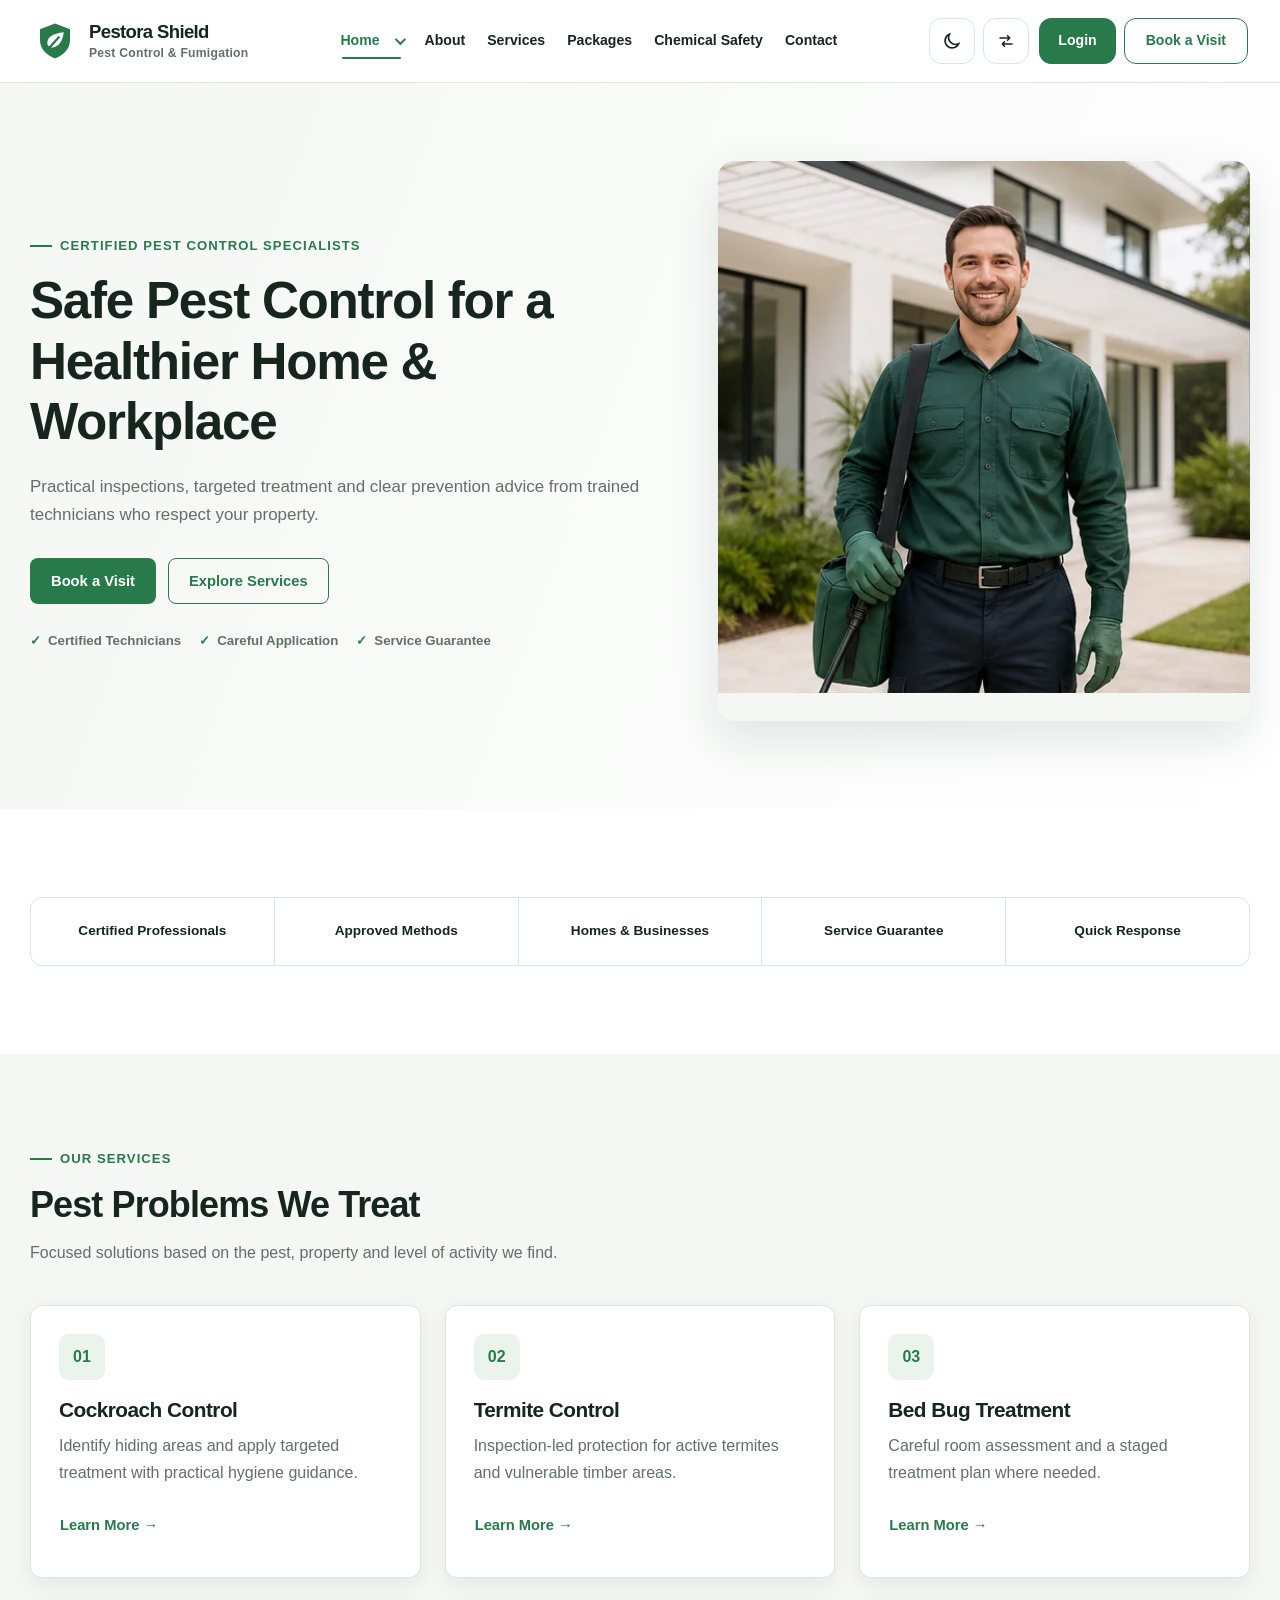
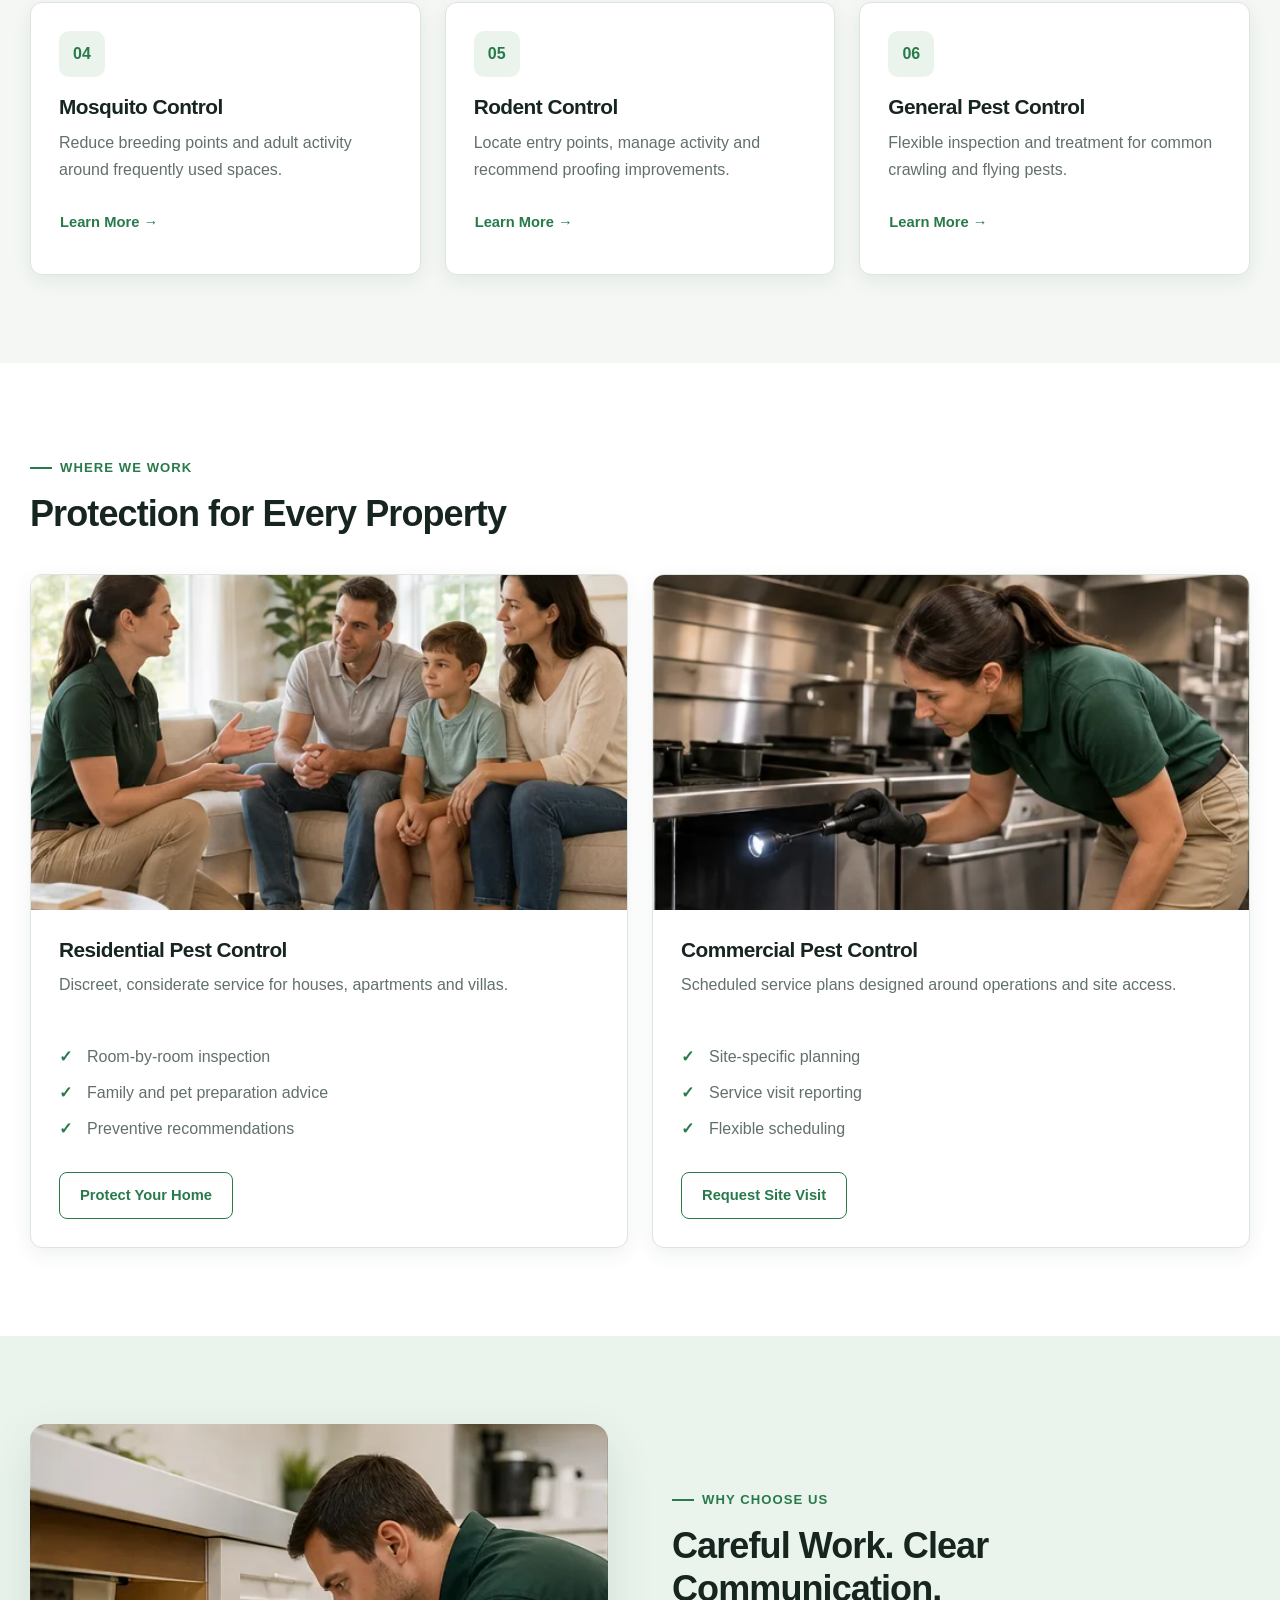
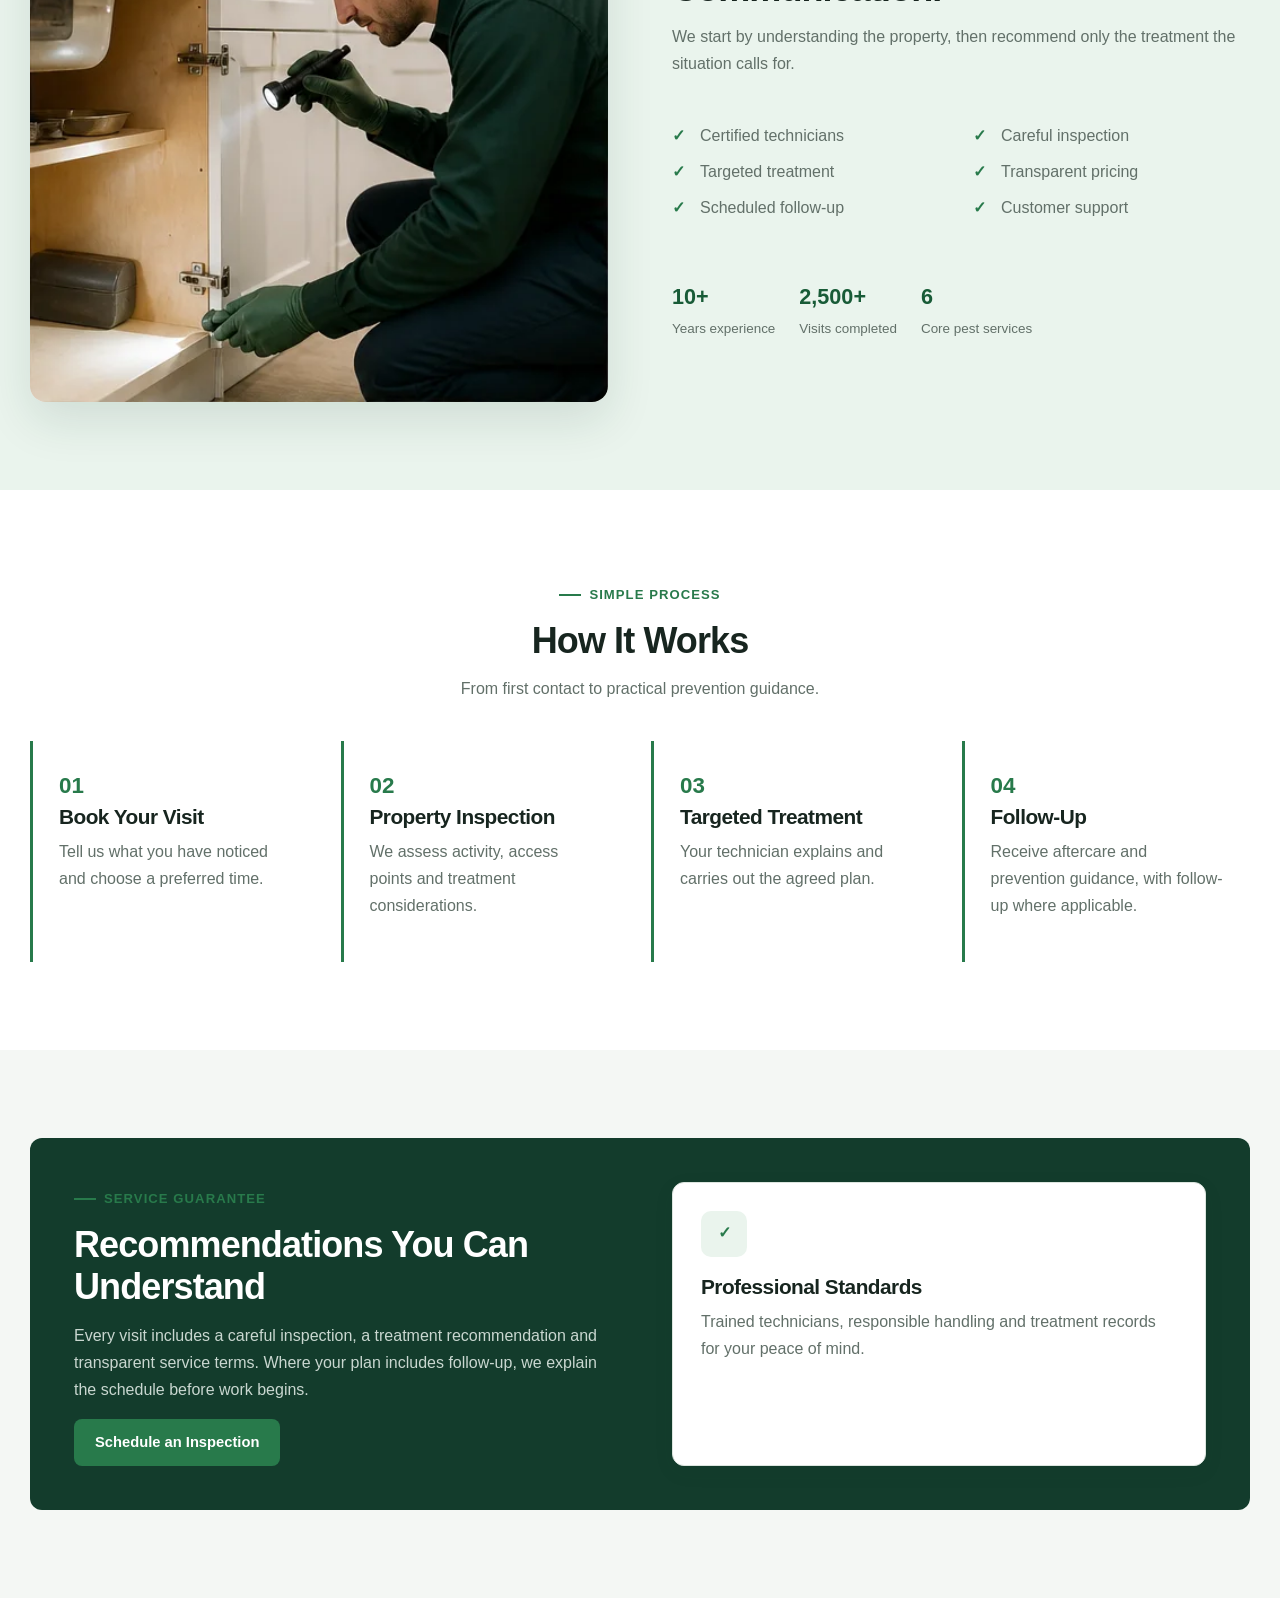
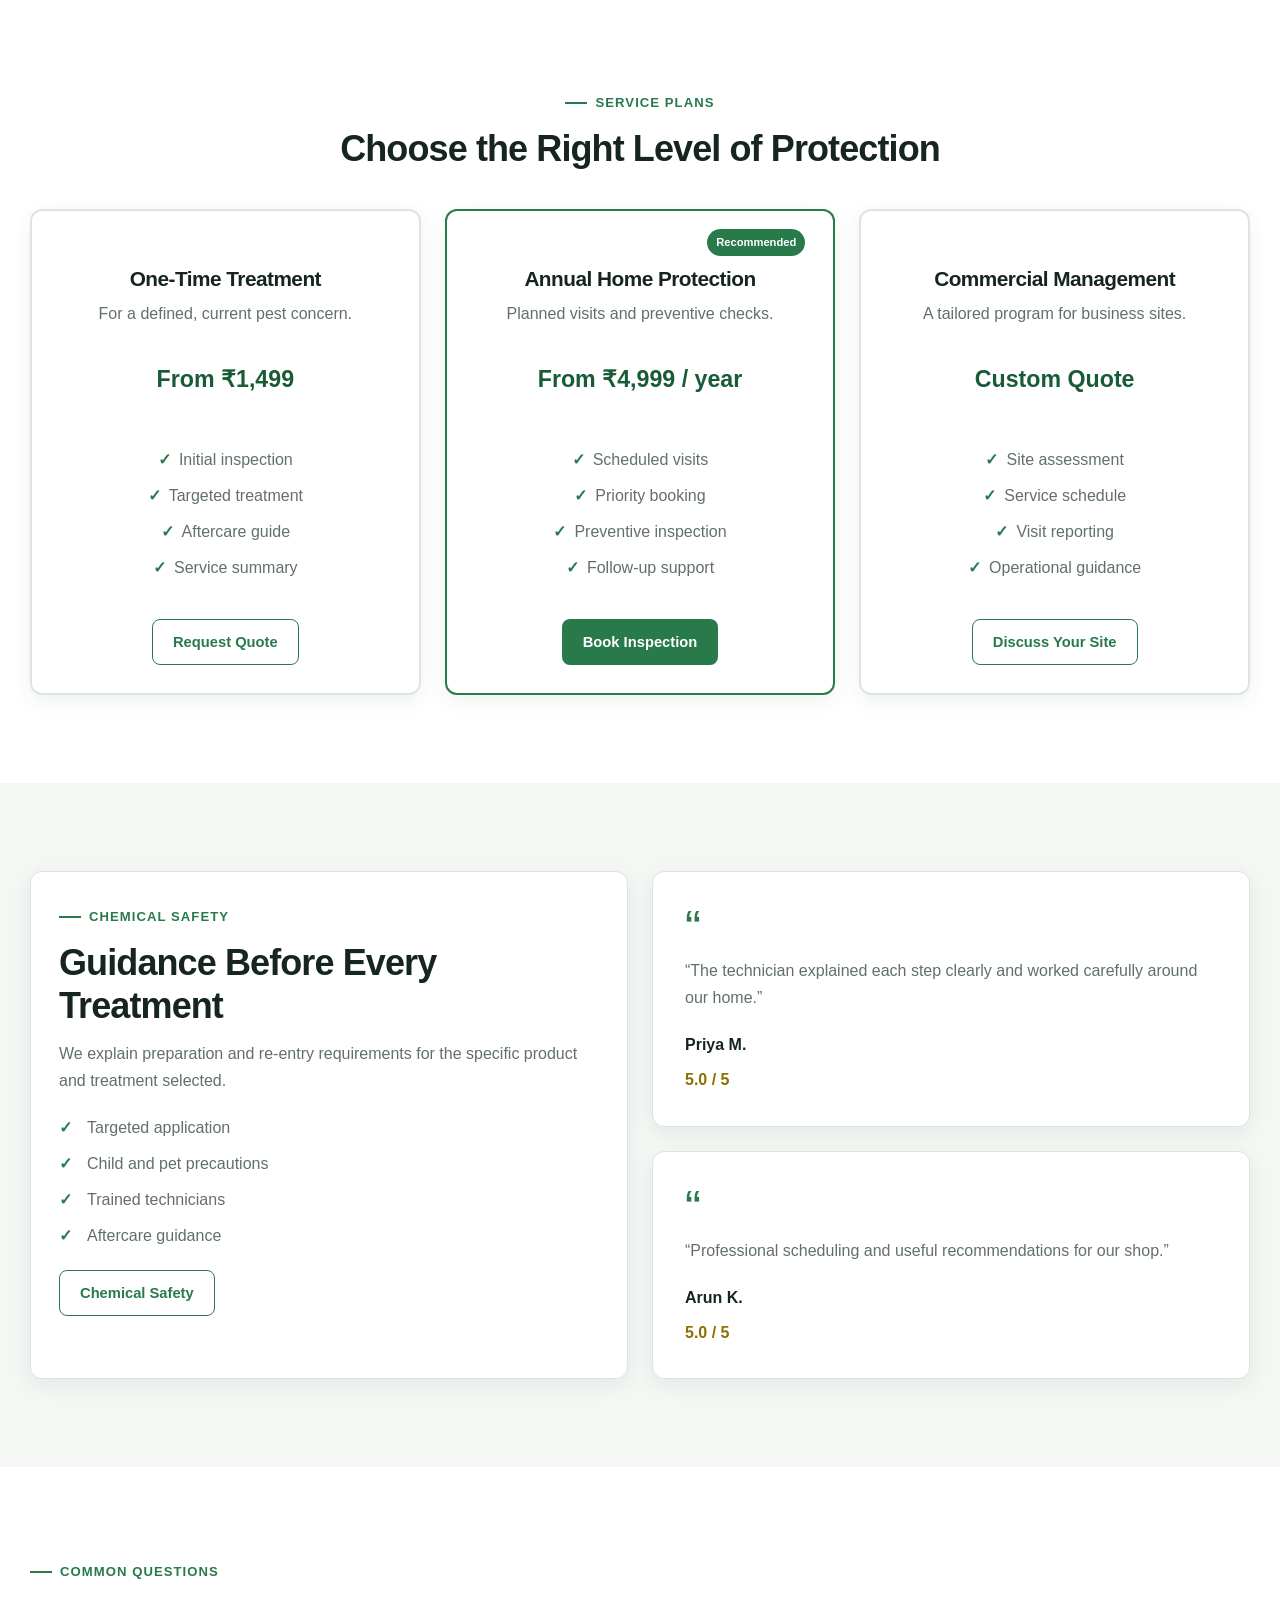
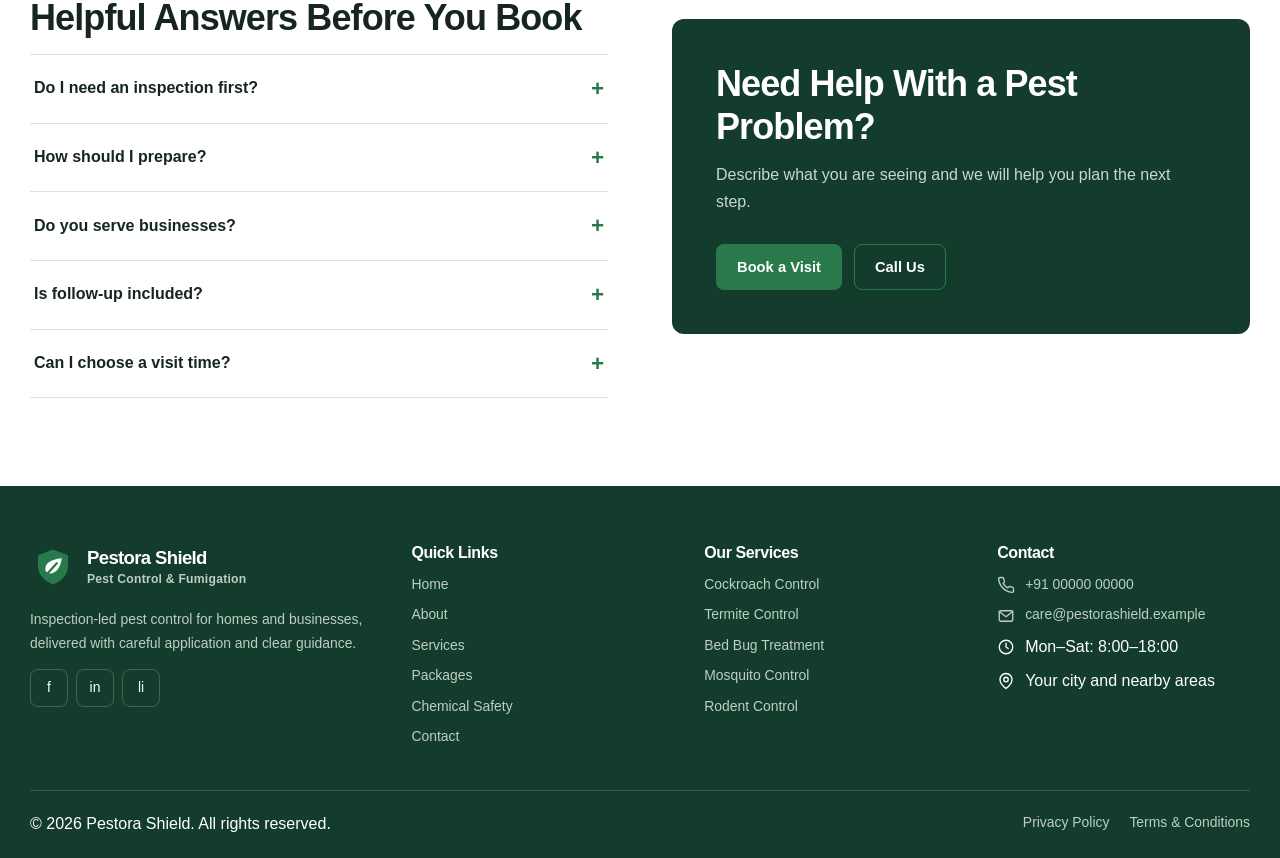
<file: index.html>
<!doctype html>
<html lang="en">
    <head>
        <meta charset="utf-8" />
        <meta name="viewport" content="width=device-width, initial-scale=1" />
        <meta http-equiv="refresh" content="0; url=pages/homepage1.html" />
        <title>Pestora Shield</title>
        <link rel="canonical" href="pages/homepage1.html" />
        <script>
            window.location.replace("pages/homepage1.html");
        </script>
        <link rel="icon" type="image/svg+xml" href="assets/icons/favicon.svg" />
    </head>
    <body>
        <p><a href="pages/homepage1.html">Open Pestora Shield</a></p>
    </body>
</html>
</file>
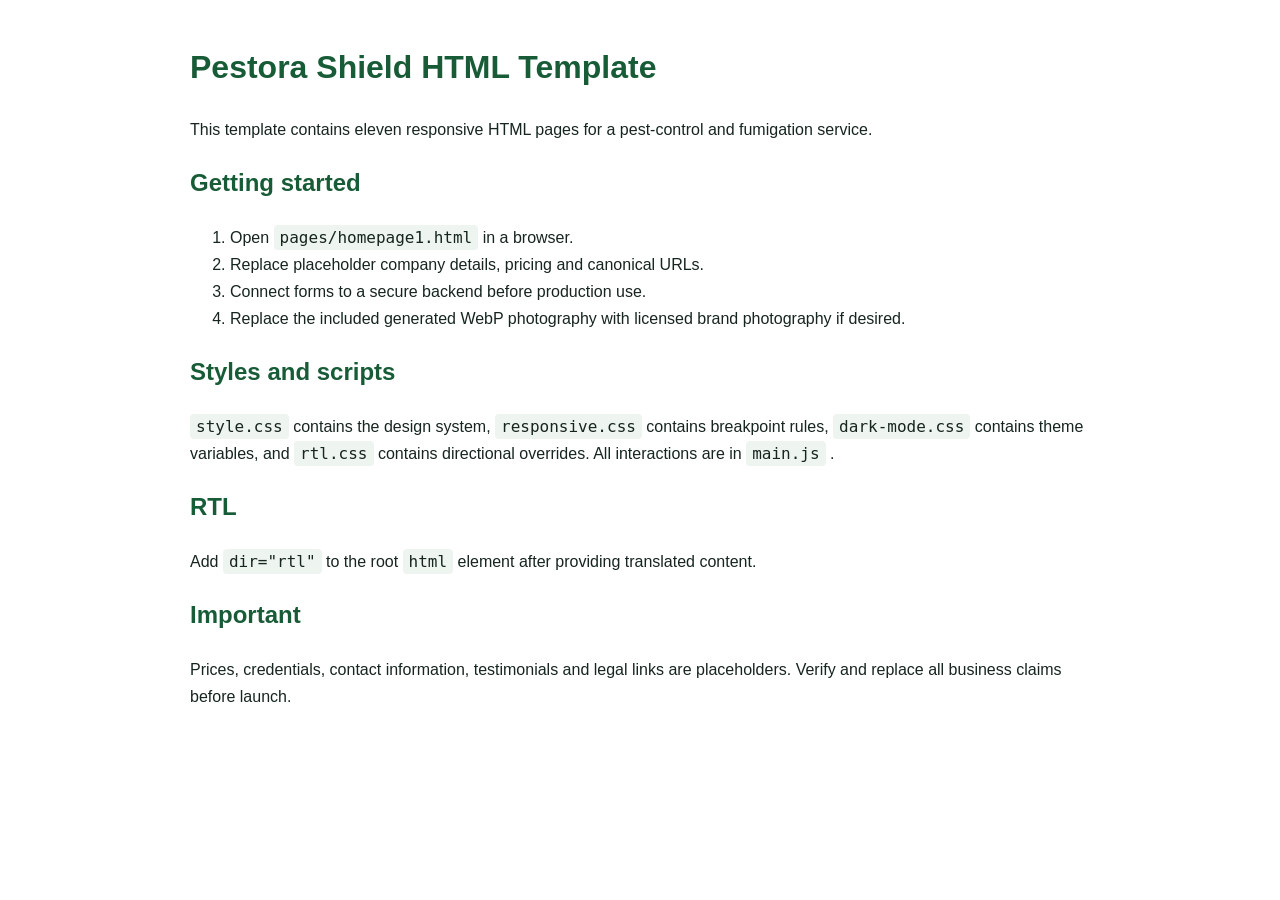
<file: documentation/index.html>
<!DOCTYPE html>
<html lang="en">
    <head>
        <meta charset="utf-8" />
        <meta name="viewport" content="width=device-width,initial-scale=1" />
        <title>Pestora Shield Template Documentation</title>
        <style>
            body {
                max-width: 900px;
                margin: 40px auto;
                padding: 0 20px;
                font: 16px/1.7 Arial;
                color: #17251f;
            }
            code {
                background: #eef4ef;
                padding: 3px 6px;
                border-radius: 4px;
            }
            h1,
            h2 {
                color: #185b37;
            }
        </style>
        <link rel="icon" type="image/svg+xml" href="../assets/icons/favicon.svg" />
    </head>
    <body>
        <h1>Pestora Shield HTML Template</h1>
        <p>
            This template contains eleven responsive HTML pages for a pest-control and fumigation
            service.
        </p>
        <h2>Getting started</h2>
        <ol>
            <li>
                Open
                <code>pages/homepage1.html</code>
                in a browser.
            </li>
            <li>Replace placeholder company details, pricing and canonical URLs.</li>
            <li>Connect forms to a secure backend before production use.</li>
            <li>
                Replace the included generated WebP photography with licensed brand photography if
                desired.
            </li>
        </ol>
        <h2>Styles and scripts</h2>
        <p>
            <code>style.css</code>
            contains the design system,
            <code>responsive.css</code>
            contains breakpoint rules,
            <code>dark-mode.css</code>
            contains theme variables, and
            <code>rtl.css</code>
            contains directional overrides. All interactions are in
            <code>main.js</code>
            .
        </p>
        <h2>RTL</h2>
        <p>
            Add
            <code>dir="rtl"</code>
            to the root
            <code>html</code>
            element after providing translated content.
        </p>
        <h2>Important</h2>
        <p>
            Prices, credentials, contact information, testimonials and legal links are placeholders.
            Verify and replace all business claims before launch.
        </p>
    </body>
</html>
</file>
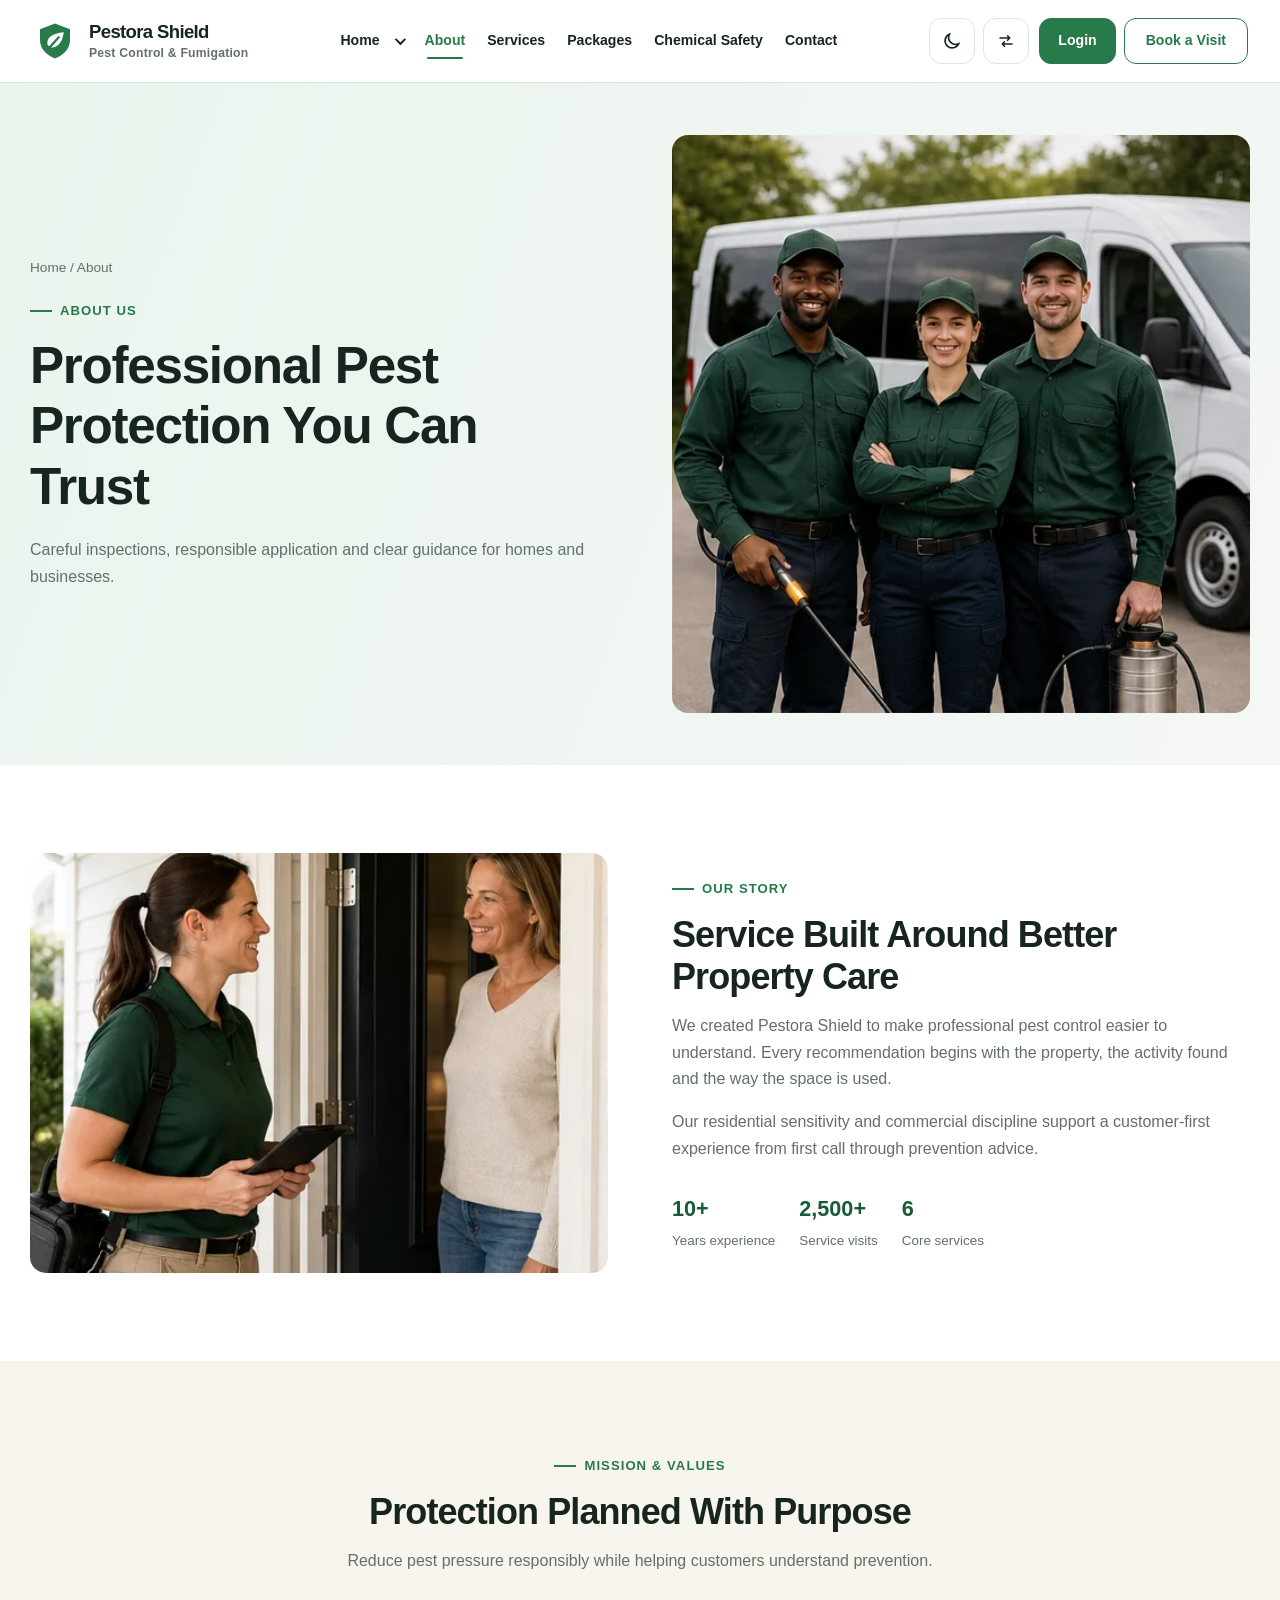
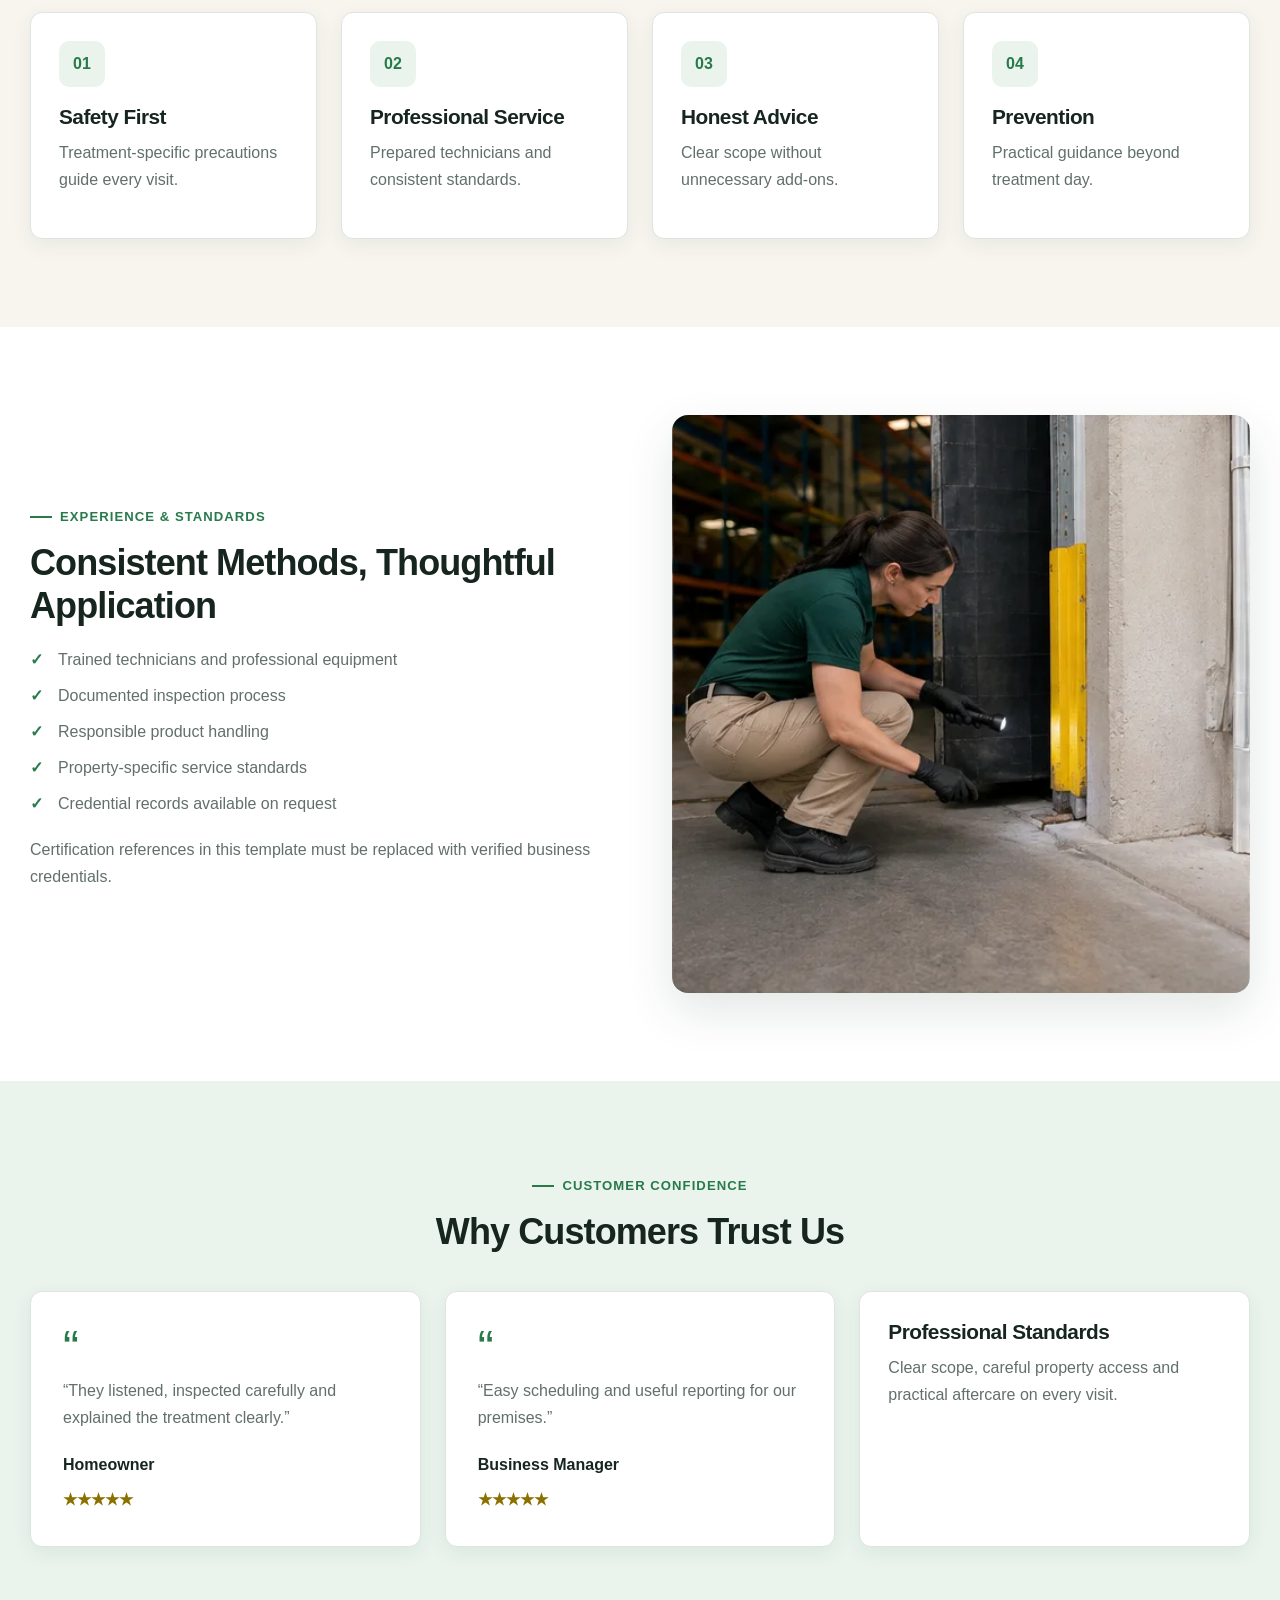
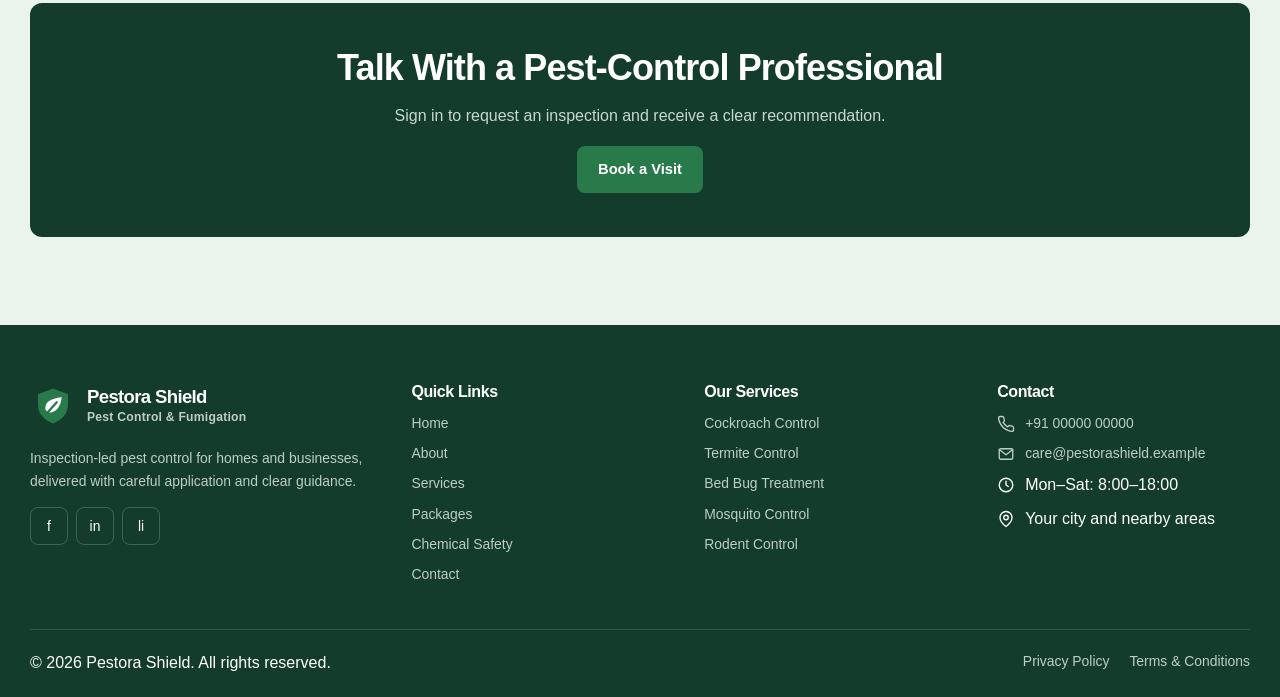
<file: pages/about.html>
<!DOCTYPE html>
<html lang="en">
    <head>
        <meta charset="utf-8" />
        <meta name="viewport" content="width=device-width,initial-scale=1" />
        <title>About Pestora Shield | Pest-Control Professionals</title>
        <meta
            name="description"
            content="Meet the team behind our inspection-led residential and commercial pest-control service."
        />
        <link rel="canonical" href="https://example.com/about.html" />
        <meta property="og:title" content="About Pestora Shield" />
        <meta property="og:description" content="Professional pest protection you can trust." />
        <meta property="og:type" content="website" />
        <link rel="stylesheet" href="../assets/css/style.css" />
        <link rel="stylesheet" href="../assets/css/responsive.css" />
        <link rel="stylesheet" href="../assets/css/dark-mode.css" />
        <link rel="stylesheet" href="../assets/css/rtl.css" />
        <link rel="icon" type="image/svg+xml" href="../assets/icons/favicon.svg" />
    </head>
    <body data-page="about">
        <div data-header></div>
        <main>
            <!-- ========================================
                 About Us
            ========================================= -->
            <section class="inner-hero">
                <div class="container split">
                    <div>
                        <div class="breadcrumb">
                            <a href="homepage1.html">Home</a>
                            / About
                        </div>
                        <span class="eyebrow">About Us</span>
                        <h1>Professional Pest Protection You Can Trust</h1>
                        <p>
                            Careful inspections, responsible application and clear guidance for
                            homes and businesses.
                        </p>
                    </div>
                    <div class="visual">
                        <img
                            src="../assets/images/about/team-technicians.webp"
                            width="512"
                            height="512"
                            alt="Pestora Shield technicians beside their service vehicle"
                        />
                    </div>
                </div>
            </section>
            <!-- ========================================
                 Our Story
            ========================================= -->
            <section class="section">
                <div class="container split">
                    <div class="photo-band">
                        <img
                            src="../assets/images/contact/customer-visit.webp"
                            width="512"
                            height="512"
                            loading="lazy"
                            alt="Technician listening to a homeowner before an inspection"
                        />
                    </div>
                    <div>
                        <span class="eyebrow">Our Story</span>
                        <h2>Service Built Around Better Property Care</h2>
                        <p>
                            We created Pestora Shield to make professional pest control easier to
                            understand. Every recommendation begins with the property, the activity
                            found and the way the space is used.
                        </p>
                        <p>
                            Our residential sensitivity and commercial discipline support a
                            customer-first experience from first call through prevention advice.
                        </p>
                        <div class="mini-stats">
                            <div class="stat">
                                <strong>10+</strong>
                                <span>Years experience</span>
                            </div>
                            <div class="stat">
                                <strong>2,500+</strong>
                                <span>Service visits</span>
                            </div>
                            <div class="stat">
                                <strong>6</strong>
                                <span>Core services</span>
                            </div>
                        </div>
                    </div>
                </div>
            </section>
            <!-- ========================================
                 Mission & Values
            ========================================= -->
            <section class="section section-warm">
                <div class="container">
                    <div class="section-head center">
                        <span class="eyebrow">Mission &amp; Values</span>
                        <h2>Protection Planned With Purpose</h2>
                        <p>
                            Reduce pest pressure responsibly while helping customers understand
                            prevention.
                        </p>
                    </div>
                    <div class="grid grid-4">
                        <article class="card value-card">
                            <span class="icon">01</span>
                            <h3>Safety First</h3>
                            <p>Treatment-specific precautions guide every visit.</p>
                        </article>
                        <article class="card value-card">
                            <span class="icon">02</span>
                            <h3>Professional Service</h3>
                            <p>Prepared technicians and consistent standards.</p>
                        </article>
                        <article class="card value-card">
                            <span class="icon">03</span>
                            <h3>Honest Advice</h3>
                            <p>Clear scope without unnecessary add-ons.</p>
                        </article>
                        <article class="card value-card">
                            <span class="icon">04</span>
                            <h3>Prevention</h3>
                            <p>Practical guidance beyond treatment day.</p>
                        </article>
                    </div>
                </div>
            </section>
            <!-- ========================================
                 Experience & Standards
            ========================================= -->
            <section class="section">
                <div class="container split">
                    <div>
                        <span class="eyebrow">Experience &amp; Standards</span>
                        <h2>Consistent Methods, Thoughtful Application</h2>
                        <ul class="check-list">
                            <li>Trained technicians and professional equipment</li>
                            <li>Documented inspection process</li>
                            <li>Responsible product handling</li>
                            <li>Property-specific service standards</li>
                            <li>Credential records available on request</li>
                        </ul>
                        <p>
                            Certification references in this template must be replaced with verified
                            business credentials.
                        </p>
                    </div>
                    <div class="visual">
                        <img
                            src="../assets/images/home-2/warehouse-inspection.webp"
                            width="512"
                            height="512"
                            loading="lazy"
                            alt="Technician inspecting access points at a commercial property"
                        />
                    </div>
                </div>
            </section>
            <!-- ========================================
                 Customer Confidence
            ========================================= -->
            <section class="section section-tint">
                <div class="container">
                    <div class="section-head center">
                        <span class="eyebrow">Customer Confidence</span>
                        <h2>Why Customers Trust Us</h2>
                    </div>
                    <div class="grid grid-3">
                        <article class="card quote">
                            <p>
                                “They listened, inspected carefully and explained the treatment
                                clearly.”
                            </p>
                            <strong>Homeowner</strong>
                            <div class="rating">★★★★★</div>
                        </article>
                        <article class="card quote">
                            <p>“Easy scheduling and useful reporting for our premises.”</p>
                            <strong>Business Manager</strong>
                            <div class="rating">★★★★★</div>
                        </article>
                        <article class="card">
                            <h3>Professional Standards</h3>
                            <p>
                                Clear scope, careful property access and practical aftercare on
                                every visit.
                            </p>
                        </article>
                    </div>
                    <div class="highlight center cta-gap">
                        <h2>Talk With a Pest-Control Professional</h2>
                        <p>Sign in to request an inspection and receive a clear recommendation.</p>
                        <a class="btn btn-primary" href="contact.html">Book a Visit</a>
                    </div>
                </div>
            </section>
        </main>
        <div data-footer></div>
        <script defer src="../assets/js/main.js"></script>
    </body>
</html>
</file>
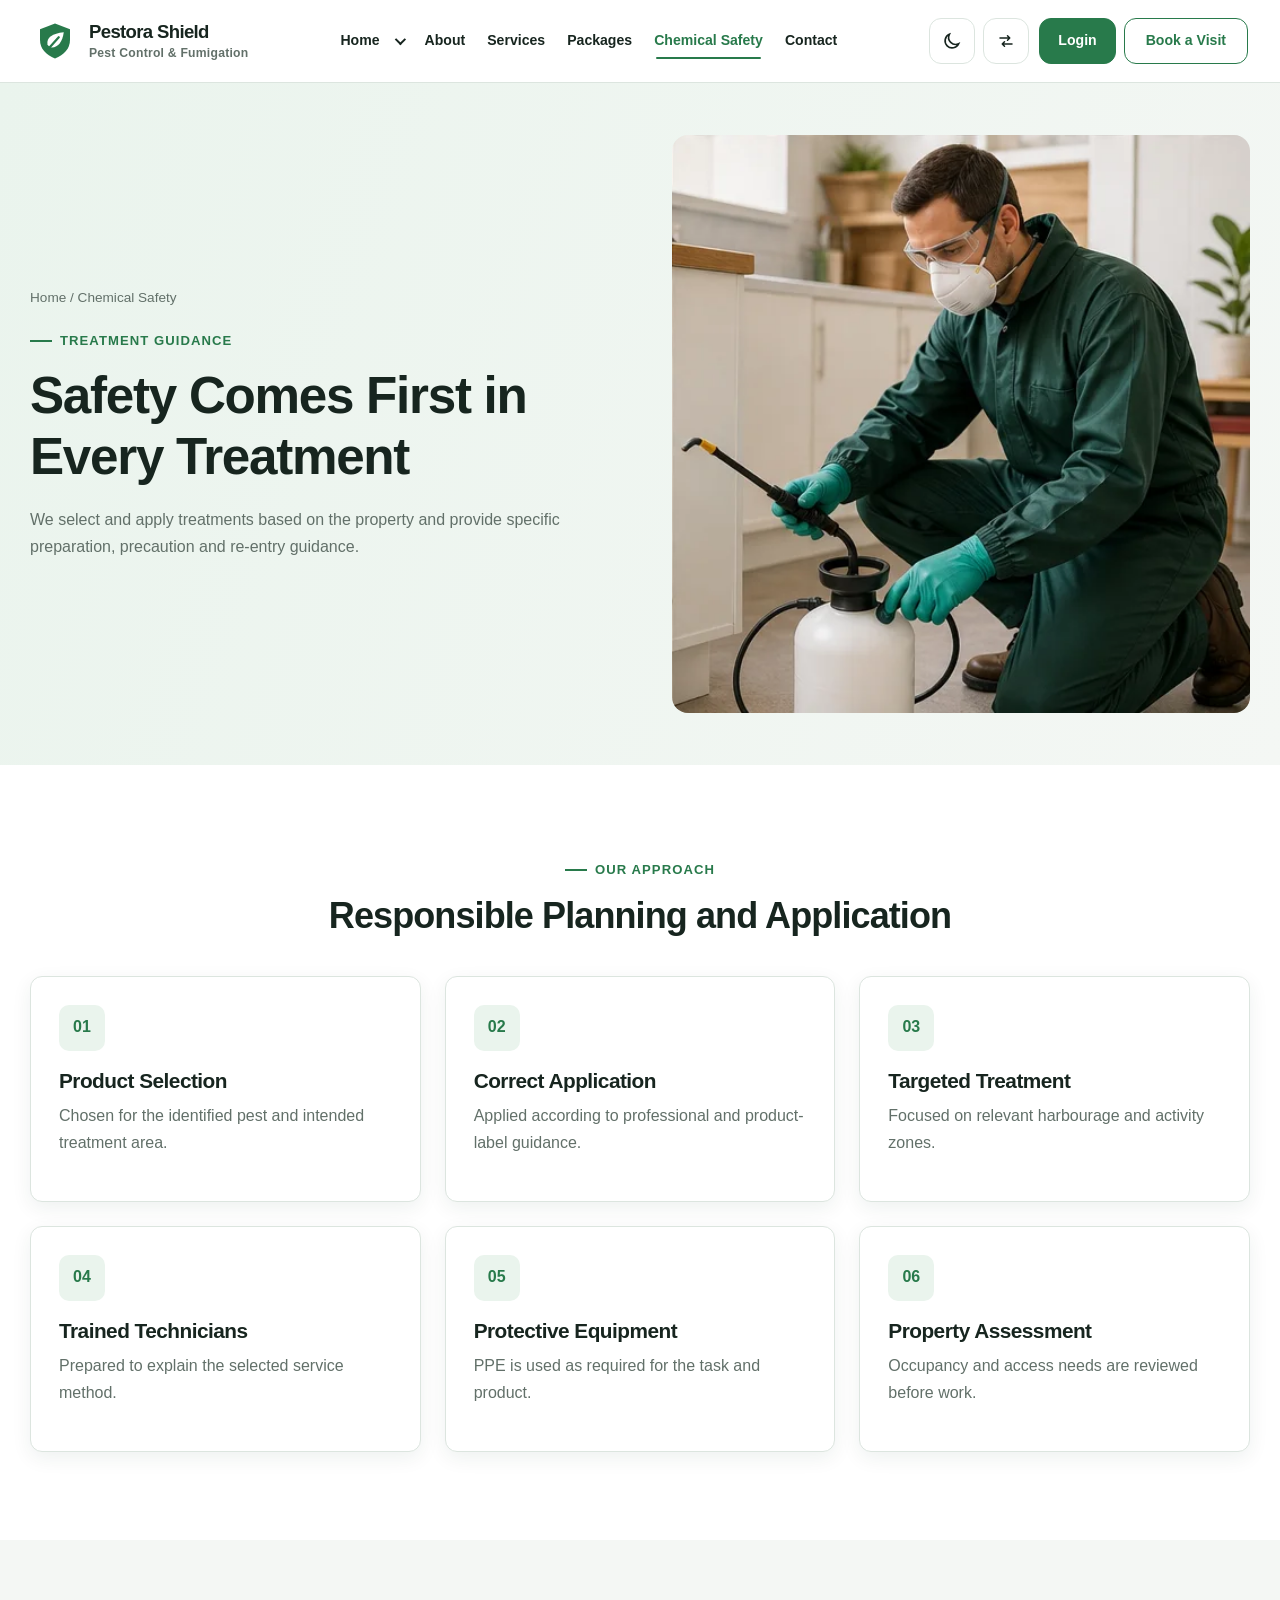
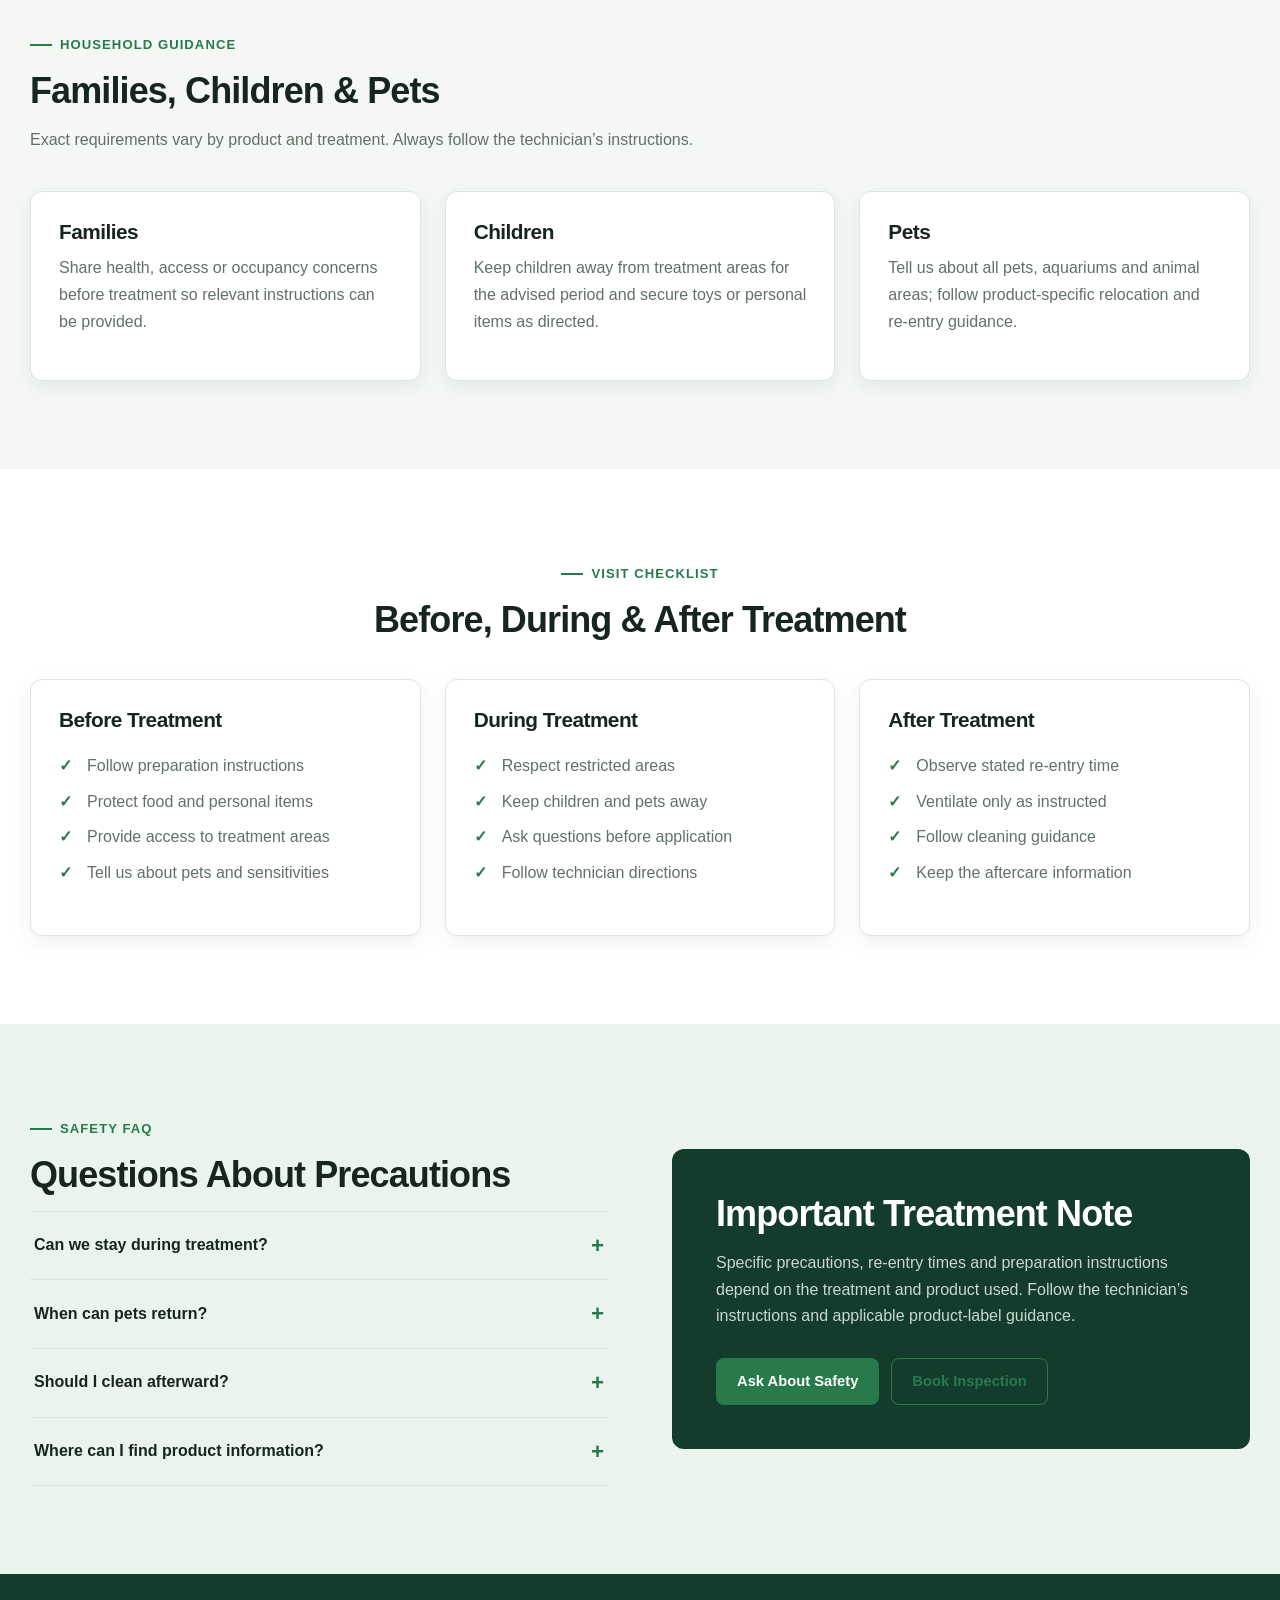
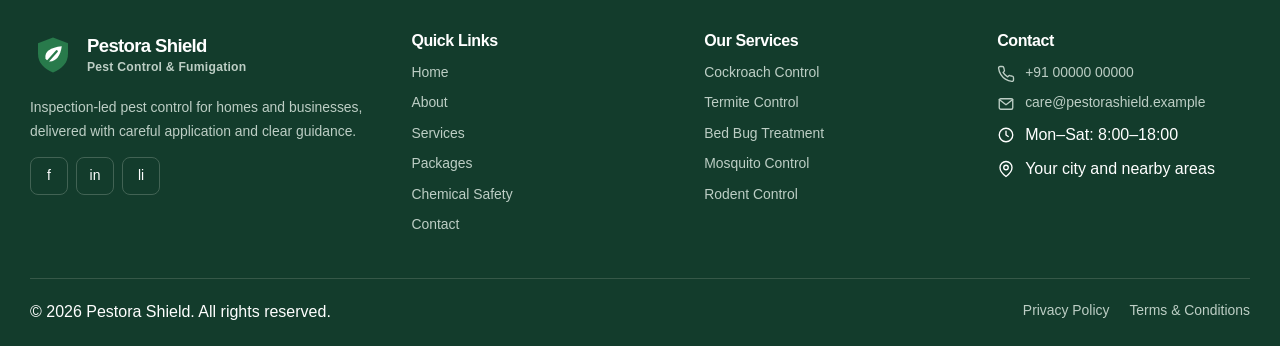
<file: pages/chemical-safety.html>
<!DOCTYPE html>
<html lang="en">
    <head>
        <meta charset="utf-8" />
        <meta name="viewport" content="width=device-width,initial-scale=1" />
        <title>Chemical &amp; Treatment Safety | Pestora Shield</title>
        <meta
            name="description"
            content="Understand preparation, precautions and aftercare for professional pest treatment."
        />
        <link rel="canonical" href="https://example.com/chemical-safety.html" />
        <meta property="og:title" content="Treatment Safety Guidance" />
        <meta property="og:description" content="Safety comes first in every treatment." />
        <meta property="og:type" content="website" />
        <link rel="stylesheet" href="../assets/css/style.css" />
        <link rel="stylesheet" href="../assets/css/responsive.css" />
        <link rel="stylesheet" href="../assets/css/dark-mode.css" />
        <link rel="stylesheet" href="../assets/css/rtl.css" />
        <link rel="icon" type="image/svg+xml" href="../assets/icons/favicon.svg" />
    </head>
    <body data-page="safety">
        <div data-header></div>
        <main>
            <!-- ========================================
                 Treatment Guidance
            ========================================= -->
            <section class="inner-hero">
                <div class="container split">
                    <div>
                        <div class="breadcrumb">
                            <a href="homepage1.html">Home</a>
                            / Chemical Safety
                        </div>
                        <span class="eyebrow">Treatment Guidance</span>
                        <h1>Safety Comes First in Every Treatment</h1>
                        <p>
                            We select and apply treatments based on the property and provide
                            specific preparation, precaution and re-entry guidance.
                        </p>
                    </div>
                    <div class="visual">
                        <img
                            src="../assets/images/safety/technician-ppe.webp"
                            width="512"
                            height="512"
                            alt="Professional technician wearing protective equipment and preparing treatment tools"
                        />
                    </div>
                </div>
            </section>
            <!-- ========================================
                 Our Approach
            ========================================= -->
            <section class="section">
                <div class="container">
                    <div class="section-head center">
                        <span class="eyebrow">Our Approach</span>
                        <h2>Responsible Planning and Application</h2>
                    </div>
                    <div class="grid grid-3">
                        <article class="card">
                            <span class="icon">01</span>
                            <h3>Product Selection</h3>
                            <p>Chosen for the identified pest and intended treatment area.</p>
                        </article>
                        <article class="card">
                            <span class="icon">02</span>
                            <h3>Correct Application</h3>
                            <p>Applied according to professional and product-label guidance.</p>
                        </article>
                        <article class="card">
                            <span class="icon">03</span>
                            <h3>Targeted Treatment</h3>
                            <p>Focused on relevant harbourage and activity zones.</p>
                        </article>
                        <article class="card">
                            <span class="icon">04</span>
                            <h3>Trained Technicians</h3>
                            <p>Prepared to explain the selected service method.</p>
                        </article>
                        <article class="card">
                            <span class="icon">05</span>
                            <h3>Protective Equipment</h3>
                            <p>PPE is used as required for the task and product.</p>
                        </article>
                        <article class="card">
                            <span class="icon">06</span>
                            <h3>Property Assessment</h3>
                            <p>Occupancy and access needs are reviewed before work.</p>
                        </article>
                    </div>
                </div>
            </section>
            <!-- ========================================
                 Household Guidance
            ========================================= -->
            <section class="section section-soft">
                <div class="container">
                    <div class="section-head">
                        <span class="eyebrow">Household Guidance</span>
                        <h2>Families, Children &amp; Pets</h2>
                        <p>
                            Exact requirements vary by product and treatment. Always follow the
                            technician’s instructions.
                        </p>
                    </div>
                    <div class="grid grid-3">
                        <article class="card">
                            <h3>Families</h3>
                            <p>
                                Share health, access or occupancy concerns before treatment so
                                relevant instructions can be provided.
                            </p>
                        </article>
                        <article class="card">
                            <h3>Children</h3>
                            <p>
                                Keep children away from treatment areas for the advised period and
                                secure toys or personal items as directed.
                            </p>
                        </article>
                        <article class="card">
                            <h3>Pets</h3>
                            <p>
                                Tell us about all pets, aquariums and animal areas; follow
                                product-specific relocation and re-entry guidance.
                            </p>
                        </article>
                    </div>
                </div>
            </section>
            <!-- ========================================
                 Visit Checklist
            ========================================= -->
            <section class="section">
                <div class="container">
                    <div class="section-head center">
                        <span class="eyebrow">Visit Checklist</span>
                        <h2>Before, During &amp; After Treatment</h2>
                    </div>
                    <div class="grid grid-3">
                        <article class="card">
                            <h3>Before Treatment</h3>
                            <ul class="check-list">
                                <li>Follow preparation instructions</li>
                                <li>Protect food and personal items</li>
                                <li>Provide access to treatment areas</li>
                                <li>Tell us about pets and sensitivities</li>
                            </ul>
                        </article>
                        <article class="card">
                            <h3>During Treatment</h3>
                            <ul class="check-list">
                                <li>Respect restricted areas</li>
                                <li>Keep children and pets away</li>
                                <li>Ask questions before application</li>
                                <li>Follow technician directions</li>
                            </ul>
                        </article>
                        <article class="card">
                            <h3>After Treatment</h3>
                            <ul class="check-list">
                                <li>Observe stated re-entry time</li>
                                <li>Ventilate only as instructed</li>
                                <li>Follow cleaning guidance</li>
                                <li>Keep the aftercare information</li>
                            </ul>
                        </article>
                    </div>
                </div>
            </section>
            <!-- ========================================
                 Safety FAQ
            ========================================= -->
            <section class="section section-tint">
                <div class="container split">
                    <div>
                        <span class="eyebrow">Safety FAQ</span>
                        <h2>Questions About Precautions</h2>
                        <div class="faq-list">
                            <div class="faq-item">
                                <button
                                    class="faq-button"
                                    aria-expanded="false"
                                    aria-controls="cf1"
                                >
                                    Can we stay during treatment?
                                </button>
                                <div class="faq-panel" id="cf1">
                                    <p>
                                        It depends on the product and method. Follow the
                                        instructions provided for your service.
                                    </p>
                                </div>
                            </div>
                            <div class="faq-item">
                                <button
                                    class="faq-button"
                                    aria-expanded="false"
                                    aria-controls="cf2"
                                >
                                    When can pets return?
                                </button>
                                <div class="faq-panel" id="cf2">
                                    <p>
                                        Re-entry time varies. Your technician will provide
                                        treatment-specific guidance.
                                    </p>
                                </div>
                            </div>
                            <div class="faq-item">
                                <button
                                    class="faq-button"
                                    aria-expanded="false"
                                    aria-controls="cf3"
                                >
                                    Should I clean afterward?
                                </button>
                                <div class="faq-panel" id="cf3">
                                    <p>
                                        Follow the cleaning guidance to avoid disturbing treated
                                        areas too soon.
                                    </p>
                                </div>
                            </div>
                            <div class="faq-item">
                                <button
                                    class="faq-button"
                                    aria-expanded="false"
                                    aria-controls="cf4"
                                >
                                    Where can I find product information?
                                </button>
                                <div class="faq-panel" id="cf4">
                                    <p>
                                        Ask the technician for relevant product-label or service
                                        information.
                                    </p>
                                </div>
                            </div>
                        </div>
                    </div>
                    <aside class="highlight">
                        <h2>Important Treatment Note</h2>
                        <p>
                            Specific precautions, re-entry times and preparation instructions depend
                            on the treatment and product used. Follow the technician’s instructions
                            and applicable product-label guidance.
                        </p>
                        <div class="actions">
                            <a class="btn btn-primary" href="contact.html">Ask About Safety</a>
                            <a class="btn btn-outline" href="login.html">Book Inspection</a>
                        </div>
                    </aside>
                </div>
            </section>
        </main>
        <div data-footer></div>
        <script defer src="../assets/js/main.js"></script>
    </body>
</html>
</file>
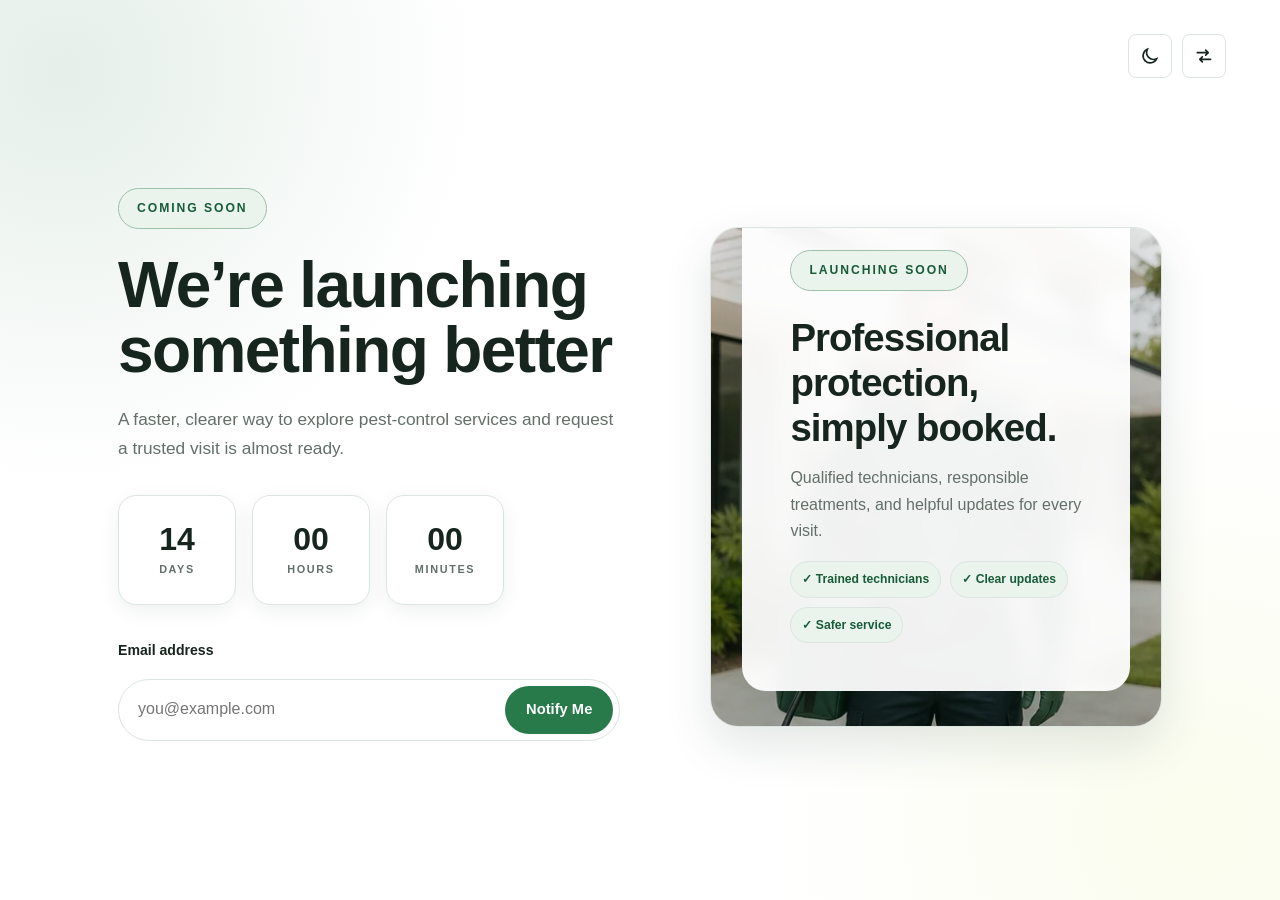
<file: pages/coming-soon.html>
<!doctype html>
<html lang="en">
<head>
    <meta charset="utf-8"><meta name="viewport" content="width=device-width,initial-scale=1">
    <title>Coming Soon | Pestora Shield</title><meta name="description" content="Pestora Shield is preparing an improved online experience."><meta name="robots" content="noindex">
    <link rel="stylesheet" href="../assets/css/style.css"><link rel="stylesheet" href="../assets/css/responsive.css"><link rel="stylesheet" href="../assets/css/dark-mode.css"><link rel="stylesheet" href="../assets/css/rtl.css">
    <link rel="icon" type="image/svg+xml" href="../assets/icons/favicon.svg" />
    </head>
<body class="utility-page" data-page="coming">
<main class="utility-shell">
    <header class="utility-topbar">
        <div class="utility-controls"><button class="theme-toggle" type="button" aria-label="Switch color theme"><svg class="moon" viewBox="0 0 24 24"><path d="M20 15.2A8.4 8.4 0 0 1 8.8 4a8.5 8.5 0 1 0 11.2 11.2Z" fill="none" stroke="currentColor" stroke-width="2"/></svg><svg class="sun" viewBox="0 0 24 24"><circle cx="12" cy="12" r="4" fill="none" stroke="currentColor" stroke-width="2"/><path d="M12 2v2m0 16v2M2 12h2m16 0h2" stroke="currentColor" stroke-width="2"/></svg></button><button class="direction-toggle" type="button" aria-label="Switch text direction"><svg viewBox="0 0 24 24"><path d="M4 8h13m0 0-3-3m3 3-3 3M20 16H7m0 0 3-3m-3 3 3 3" fill="none" stroke="currentColor" stroke-width="2" stroke-linecap="round" stroke-linejoin="round"/></svg></button></div>
    </header>
    <section class="utility-grid coming-layout">
        <div class="utility-content"><span class="utility-label">Coming Soon</span><h1>We’re launching something better</h1><p class="utility-lead">A faster, clearer way to explore pest-control services and request a trusted visit is almost ready.</p>
            <div class="countdown-cards" data-countdown aria-live="polite"><div><strong data-days>14</strong><span>Days</span></div><div><strong data-hours>00</strong><span>Hours</span></div><div><strong data-minutes>00</strong><span>Minutes</span></div></div>
            <form class="notify-form" data-validate novalidate><div class="field"><label for="notify">Email address</label><div class="notify-control"><input id="notify" name="email" type="email" autocomplete="email" placeholder="you@example.com" required><button class="btn btn-primary" type="submit">Notify Me</button></div><span class="error"></span></div><p class="success" role="status">Thanks. Demo mode does not store your email.</p></form>
        </div>
        <div class="utility-visual coming-visual"><img src="../assets/images/home-1/hero-technician.webp" alt="Pestora technician preparing professional pest-control service"><div class="launch-card"><span class="utility-label">Launching Soon</span><h2>Professional protection, simply booked.</h2><p>Qualified technicians, responsible treatments, and helpful updates for every visit.</p><div class="launch-points"><span>✓ Trained technicians</span><span>✓ Clear updates</span><span>✓ Safer service</span></div></div></div>
    </section>
</main>
<script defer src="../assets/js/main.js"></script>
</body>
</html>
</file>
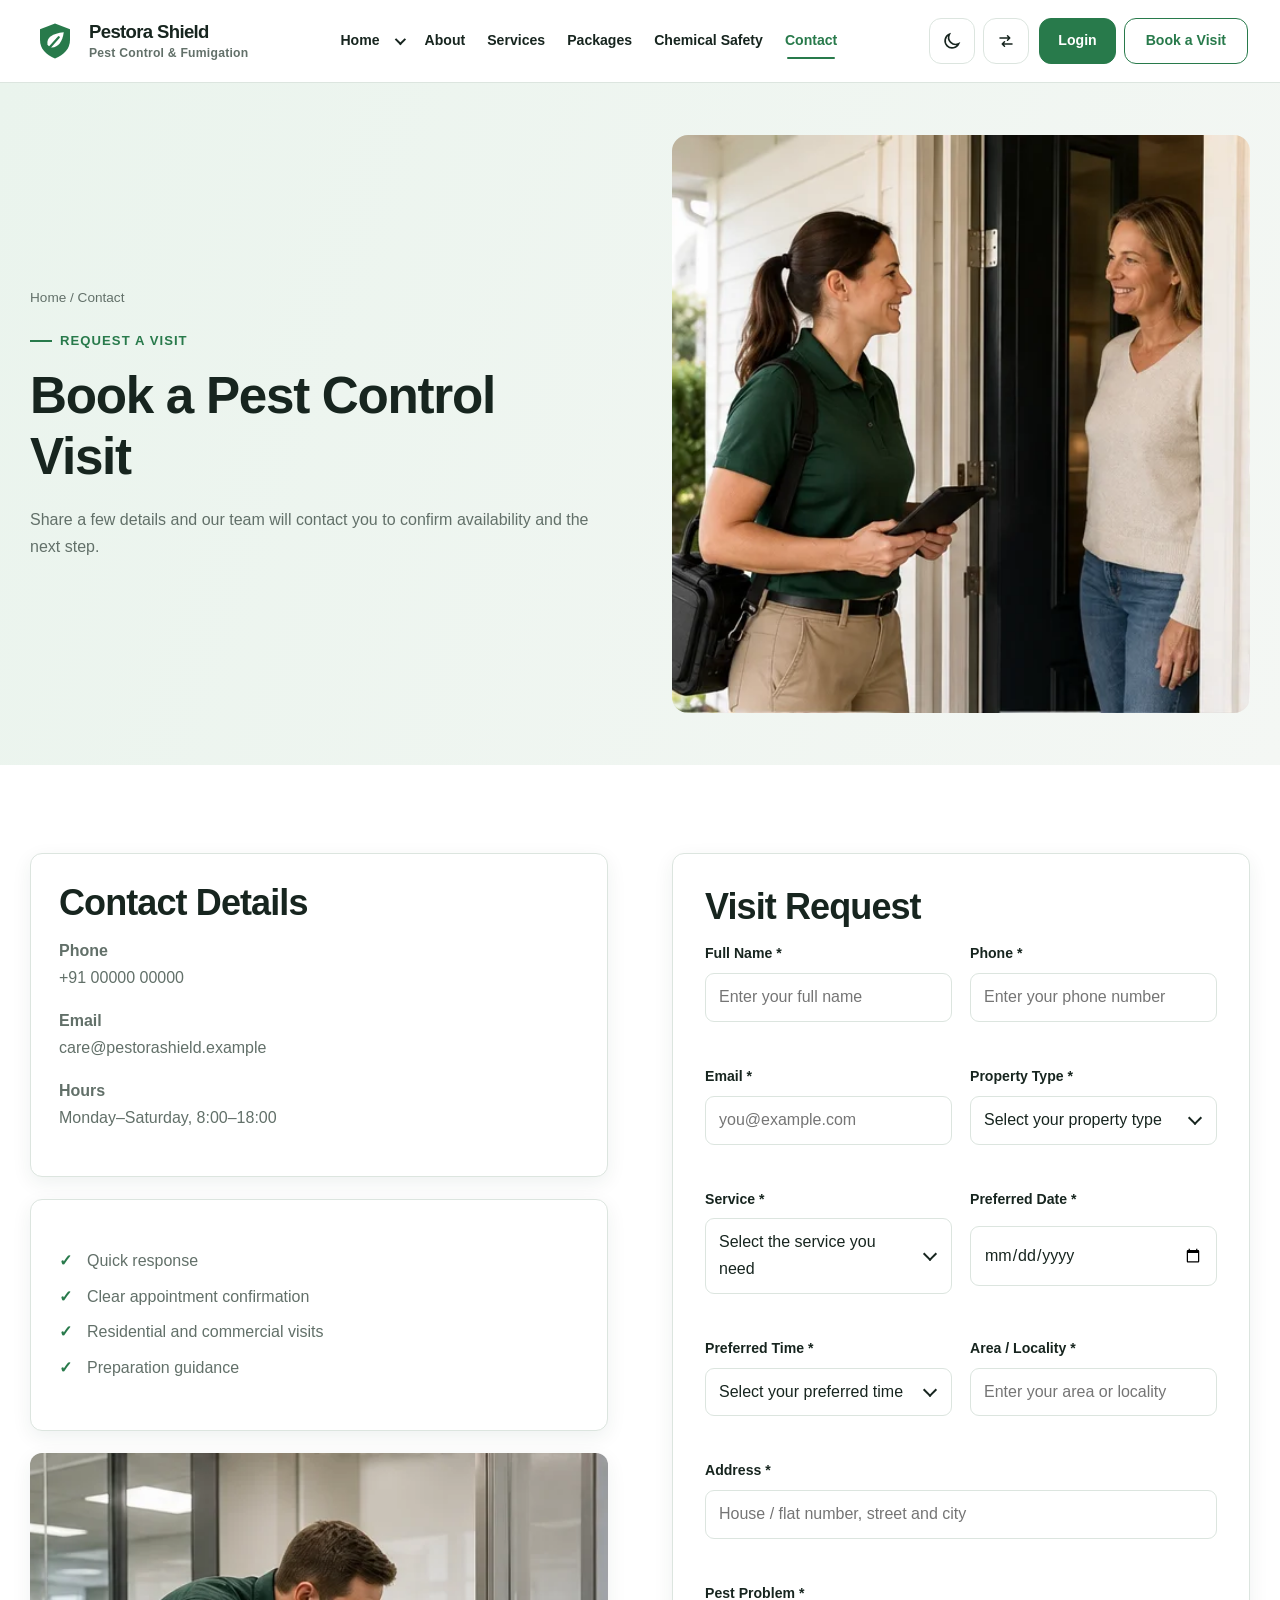
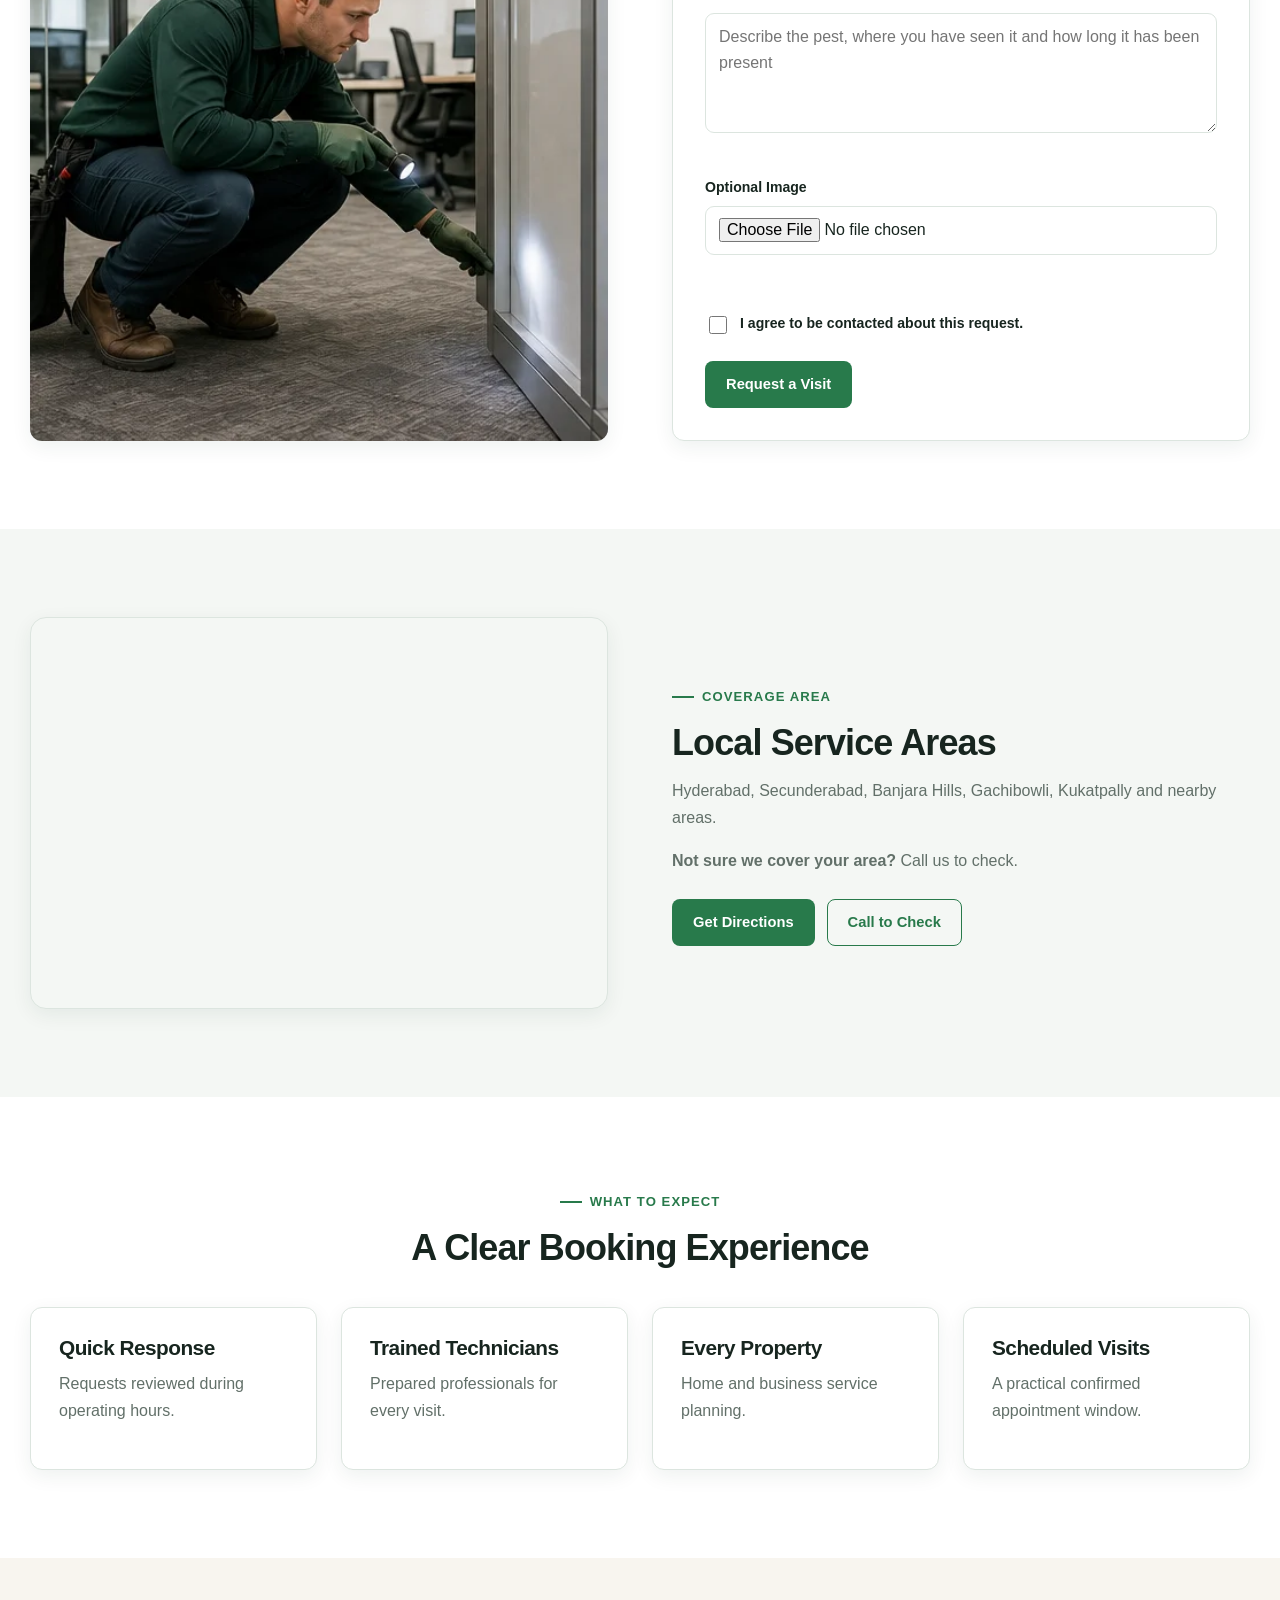
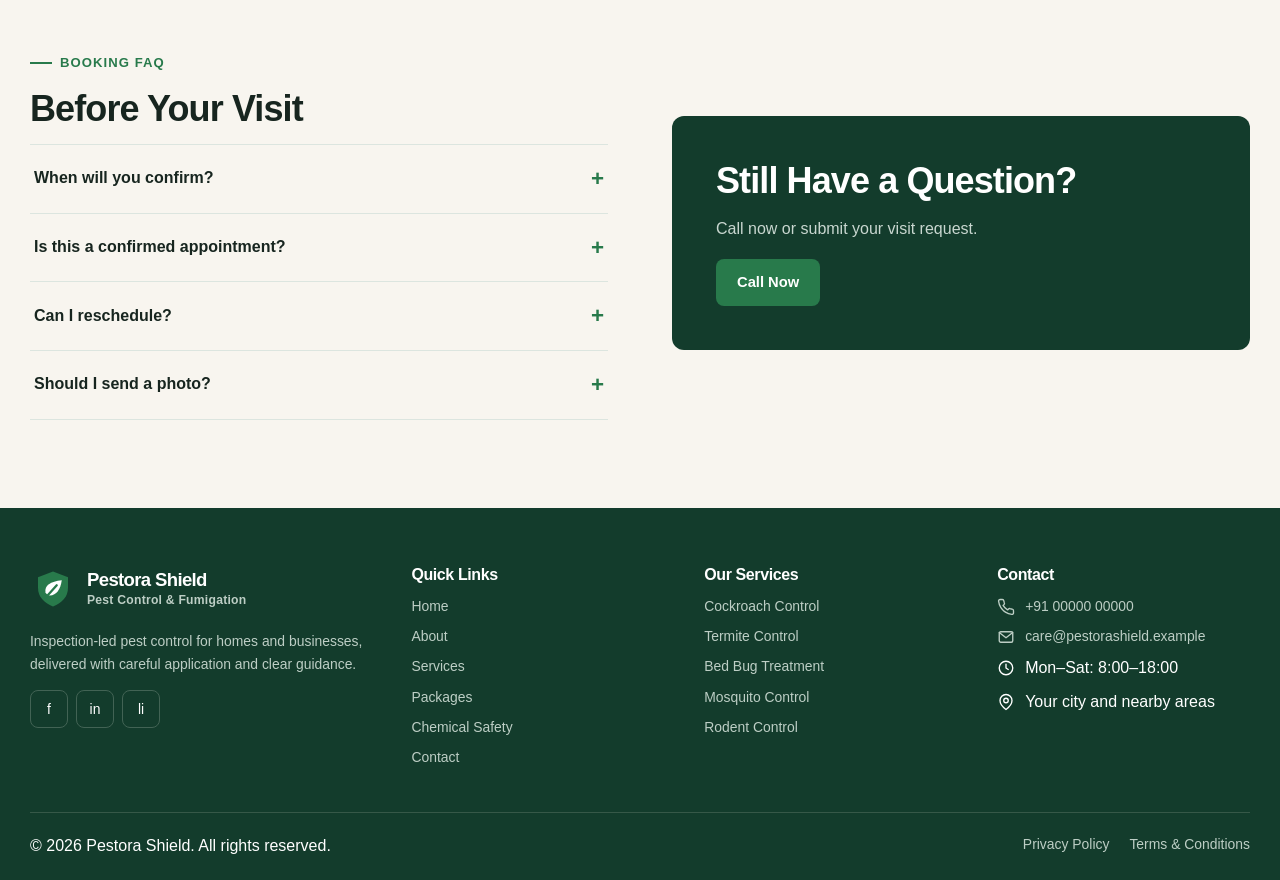
<file: pages/contact.html>
<!DOCTYPE html>
<html lang="en">
    <head>
        <meta charset="utf-8" />
        <meta name="viewport" content="width=device-width,initial-scale=1" />
        <title>Book a Pest-Control Visit | Pestora Shield</title>
        <meta
            name="description"
            content="Request a residential or commercial pest-control inspection."
        />
        <link rel="canonical" href="https://example.com/contact.html" />
        <meta property="og:title" content="Book a Pest-Control Visit" />
        <meta property="og:description" content="Request a convenient inspection time." />
        <meta property="og:type" content="website" />
        <link rel="stylesheet" href="../assets/css/style.css" />
        <link rel="stylesheet" href="../assets/css/responsive.css" />
        <link rel="stylesheet" href="../assets/css/dark-mode.css" />
        <link rel="stylesheet" href="../assets/css/rtl.css" />
        <link rel="icon" type="image/svg+xml" href="../assets/icons/favicon.svg" />
    </head>
    <body data-page="contact">
        <div data-header></div>
        <main>
            <!-- ========================================
                 Request a Visit
            ========================================= -->
            <section class="inner-hero">
                <div class="container split">
                    <div>
                        <div class="breadcrumb">
                            <a href="homepage1.html">Home</a>
                            / Contact
                        </div>
                        <span class="eyebrow">Request a Visit</span>
                        <h1>Book a Pest Control Visit</h1>
                        <p>
                            Share a few details and our team will contact you to confirm
                            availability and the next step.
                        </p>
                    </div>
                    <div class="visual">
                        <img
                            src="../assets/images/contact/customer-visit.webp"
                            width="512"
                            height="512"
                            alt="Technician speaking with a homeowner at the start of a visit"
                        />
                    </div>
                </div>
            </section>
            <!-- ========================================
                 Contact Details
            ========================================= -->
            <section class="section">
                <div class="container split booking-layout">
                    <aside class="contact-details">
                        <article class="card">
                            <h2>Contact Details</h2>
                            <p>
                                <strong>Phone</strong>
                                <br />
                                <a href="tel:+910000000000">+91 00000 00000</a>
                            </p>
                            <p>
                                <strong>Email</strong>
                                <br />
                                <a href="mailto:care@pestorashield.example">
                                    care@pestorashield.example
                                </a>
                            </p>
                            <p>
                                <strong>Hours</strong>
                                <br />
                                Monday–Saturday, 8:00–18:00
                            </p>
                        </article>
                        <article class="card">
                            <ul class="check-list">
                                <li>Quick response</li>
                                <li>Clear appointment confirmation</li>
                                <li>Residential and commercial visits</li>
                                <li>Preparation guidance</li>
                            </ul>
                        </article>
                        <div class="contact-side-photo">
                            <img
                                src="../assets/images/services/office-inspection.webp"
                                width="512"
                                height="512"
                                loading="lazy"
                                alt="Pest-control technician inspecting a commercial property"
                            />
                        </div>
                    </aside>
                    <form class="card form-card booking-form" data-validate novalidate>
                        <h2>Visit Request</h2>
                        <div class="form-grid">
                            <div class="field">
                                <label for="name">Full Name *</label>
                                <input id="name" placeholder="Enter your full name" name="name" autocomplete="name" required />
                                <span class="error"></span>
                            </div>
                            <div class="field">
                                <label for="phone">Phone *</label>
                                <input
                                    id="phone" placeholder="Enter your phone number"
                                    name="phone"
                                    autocomplete="tel"
                                    inputmode="tel"
                                    required
                                />
                                <span class="error"></span>
                            </div>
                            <div class="field">
                                <label for="email">Email *</label>
                                <input
                                    id="email" placeholder="you@example.com"
                                    name="email"
                                    type="email"
                                    autocomplete="email"
                                    required
                                />
                                <span class="error"></span>
                            </div>
                            <div class="field">
                                <label for="property">Property Type *</label>
                                <select id="property" required>
                                    <option value="">Select your property type</option>
                                    <option>Home / Apartment</option>
                                    <option>Office</option>
                                    <option>Restaurant / Retail</option>
                                    <option>Commercial</option>
                                </select>
                                <span class="error"></span>
                            </div>
                            <div class="field">
                                <label for="service">Service *</label>
                                <select id="service" required>
                                    <option value="">Select the service you need</option>
                                    <option>Cockroach Control</option>
                                    <option>Termite Control</option>
                                    <option>Bed Bug Treatment</option>
                                    <option>Mosquito Control</option>
                                    <option>Rodent Control</option>
                                </select>
                                <span class="error"></span>
                            </div>
                            <div class="field">
                                <label for="date">Preferred Date *</label>
                                <input id="date" type="date" required />
                                <span class="error"></span>
                            </div>
                            <div class="field">
                                <label for="time">Preferred Time *</label>
                                <select id="time" required>
                                    <option value="">Select your preferred time</option>
                                    <option>Morning</option>
                                    <option>Afternoon</option>
                                    <option>Evening</option>
                                </select>
                                <span class="error"></span>
                            </div>
                            <div class="field">
                                <label for="area">Area / Locality *</label>
                                <input id="area" placeholder="Enter your area or locality" required />
                                <span class="error"></span>
                            </div>
                            <div class="field full">
                                <label for="address">Address *</label>
                                <input id="address" placeholder="House / flat number, street and city" autocomplete="street-address" required />
                                <span class="error"></span>
                            </div>
                            <div class="field full">
                                <label for="problem">Pest Problem *</label>
                                <textarea id="problem" placeholder="Describe the pest, where you have seen it and how long it has been present" required></textarea>
                                <span class="error"></span>
                            </div>
                            <div class="field full">
                                <label for="photo">Optional Image</label>
                                <input id="photo" type="file" accept="image/*" />
                                <span class="error"></span>
                            </div>
                            <div class="check-field field full">
                                <input id="agree" type="checkbox" required />
                                <label for="agree">
                                    I agree to be contacted about this request.
                                </label>
                                <span class="error"></span>
                            </div>
                        </div>
                        <button class="btn btn-primary" type="submit">Request a Visit</button>
                        <p class="success" role="status">
                            Your demo request is validated; no data was sent.
                        </p>
                    </form>
                </div>
            </section>
            <!-- ========================================
                 Coverage Area
            ========================================= -->
            <section class="section section-soft">
                <div class="container split">
                    <div class="live-map">
                        <iframe
                            title="Pestora Shield service location map"
                            src="https://www.google.com/maps?q=Hyderabad%2C%20Telangana&amp;output=embed"
                            loading="lazy"
                            referrerpolicy="no-referrer-when-downgrade"
                            allowfullscreen
                        ></iframe>
                    </div>
                    <div>
                        <span class="eyebrow">Coverage Area</span>
                        <h2>Local Service Areas</h2>
                        <p>
                            Hyderabad, Secunderabad, Banjara Hills, Gachibowli, Kukatpally and
                            nearby areas.
                        </p>
                        <p>
                            <strong>Not sure we cover your area?</strong>
                            Call us to check.
                        </p>
                        <div class="map-actions">
                            <a
                                class="btn btn-primary"
                                href="https://www.google.com/maps/dir/?api=1&amp;destination=Hyderabad%2C%20Telangana"
                                target="_blank"
                                rel="noopener"
                            >
                                Get Directions
                            </a>
                            <a class="btn btn-outline" href="tel:+910000000000">Call to Check</a>
                        </div>
                    </div>
                </div>
            </section>
            <!-- ========================================
                 What to Expect
            ========================================= -->
            <section class="section">
                <div class="container">
                    <div class="section-head center">
                        <span class="eyebrow">What to Expect</span>
                        <h2>A Clear Booking Experience</h2>
                    </div>
                    <div class="grid grid-4">
                        <article class="card">
                            <h3>Quick Response</h3>
                            <p>Requests reviewed during operating hours.</p>
                        </article>
                        <article class="card">
                            <h3>Trained Technicians</h3>
                            <p>Prepared professionals for every visit.</p>
                        </article>
                        <article class="card">
                            <h3>Every Property</h3>
                            <p>Home and business service planning.</p>
                        </article>
                        <article class="card">
                            <h3>Scheduled Visits</h3>
                            <p>A practical confirmed appointment window.</p>
                        </article>
                    </div>
                </div>
            </section>
            <!-- ========================================
                 Booking FAQ
            ========================================= -->
            <section class="section section-warm">
                <div class="container split">
                    <div>
                        <span class="eyebrow">Booking FAQ</span>
                        <h2>Before Your Visit</h2>
                        <div class="faq-list">
                            <div class="faq-item">
                                <button
                                    class="faq-button"
                                    aria-expanded="false"
                                    aria-controls="bf1"
                                >
                                    When will you confirm?
                                </button>
                                <div class="faq-panel" id="bf1">
                                    <p>We respond during operating hours based on availability.</p>
                                </div>
                            </div>
                            <div class="faq-item">
                                <button
                                    class="faq-button"
                                    aria-expanded="false"
                                    aria-controls="bf2"
                                >
                                    Is this a confirmed appointment?
                                </button>
                                <div class="faq-panel" id="bf2">
                                    <p>No. The team confirms the final date and time.</p>
                                </div>
                            </div>
                            <div class="faq-item">
                                <button
                                    class="faq-button"
                                    aria-expanded="false"
                                    aria-controls="bf3"
                                >
                                    Can I reschedule?
                                </button>
                                <div class="faq-panel" id="bf3">
                                    <p>Contact us early to discuss another window.</p>
                                </div>
                            </div>
                            <div class="faq-item">
                                <button
                                    class="faq-button"
                                    aria-expanded="false"
                                    aria-controls="bf4"
                                >
                                    Should I send a photo?
                                </button>
                                <div class="faq-panel" id="bf4">
                                    <p>It is optional and can clarify visible signs.</p>
                                </div>
                            </div>
                        </div>
                    </div>
                    <aside class="highlight">
                        <h2>Still Have a Question?</h2>
                        <p>Call now or submit your visit request.</p>
                        <a class="btn btn-primary" href="tel:+910000000000">Call Now</a>
                    </aside>
                </div>
            </section>
        </main>
        <div data-footer></div>
        <script defer src="../assets/js/main.js"></script>
    </body>
</html>
</file>
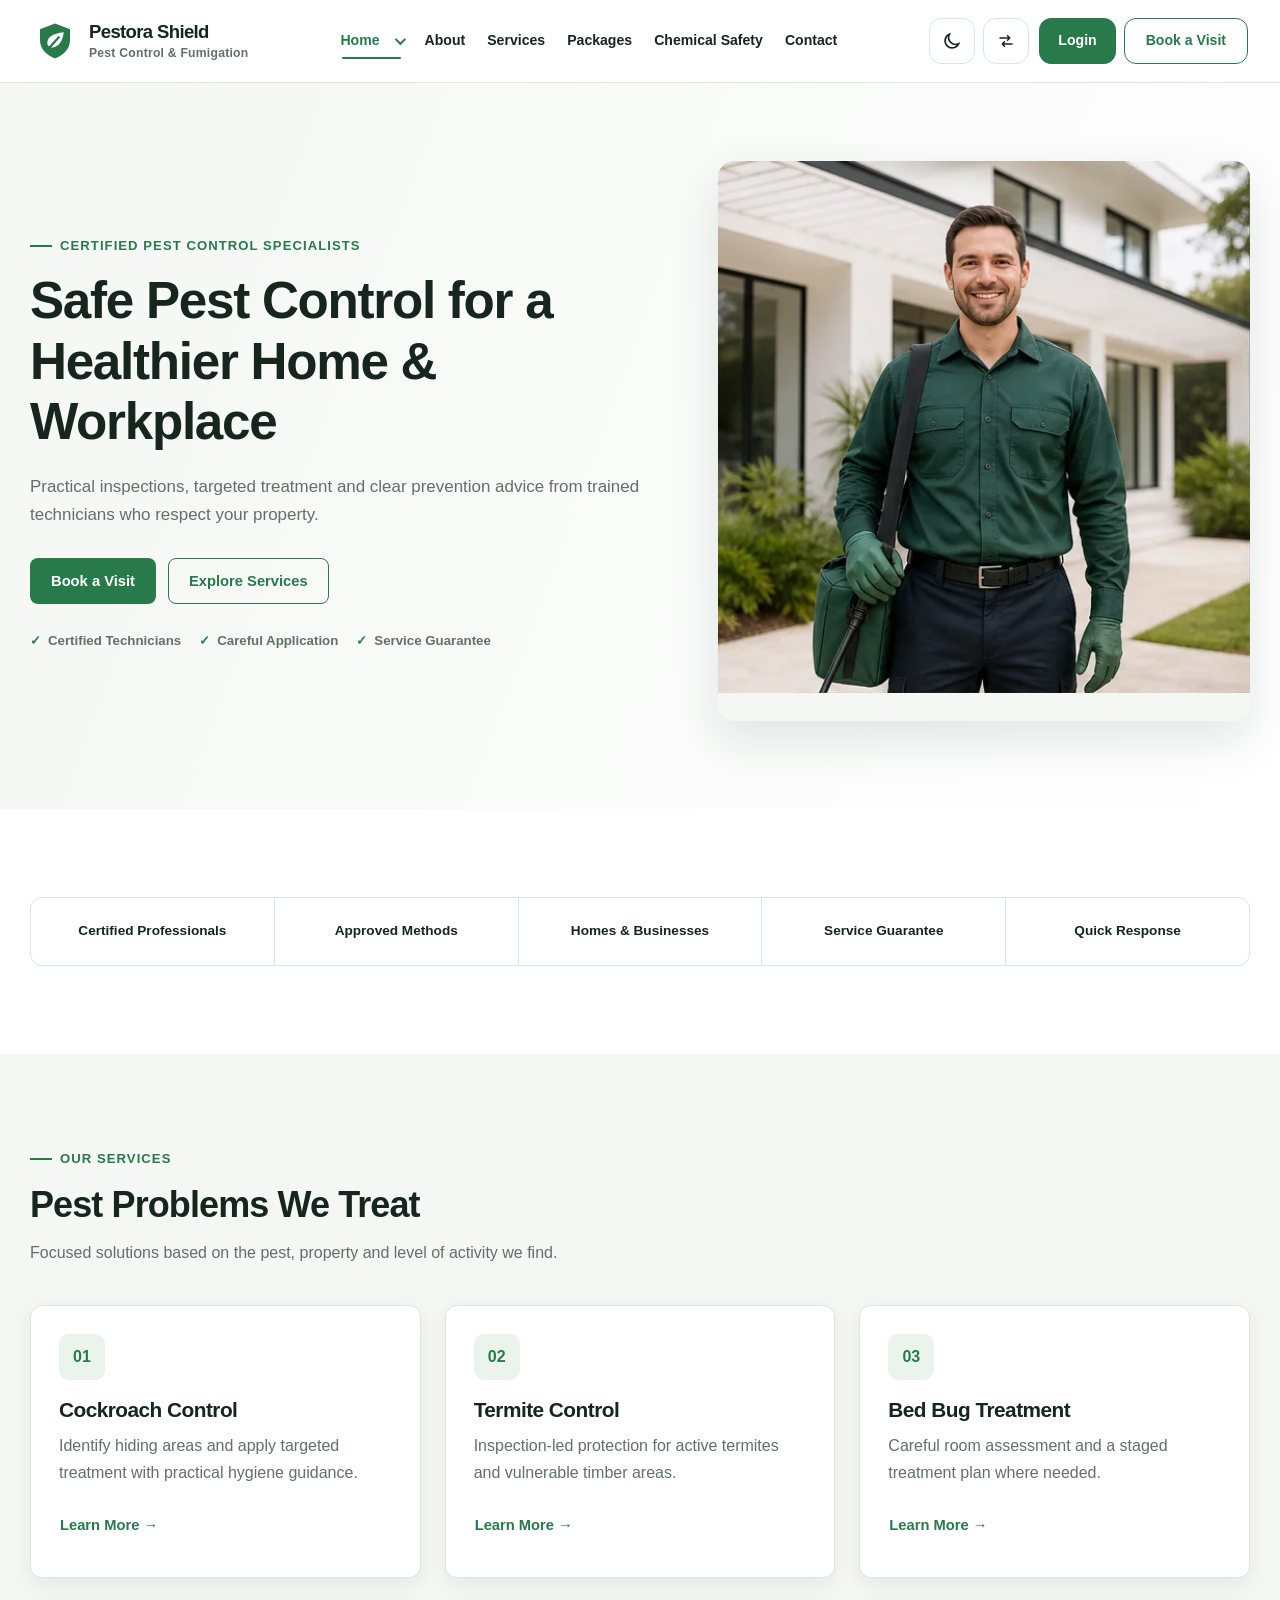
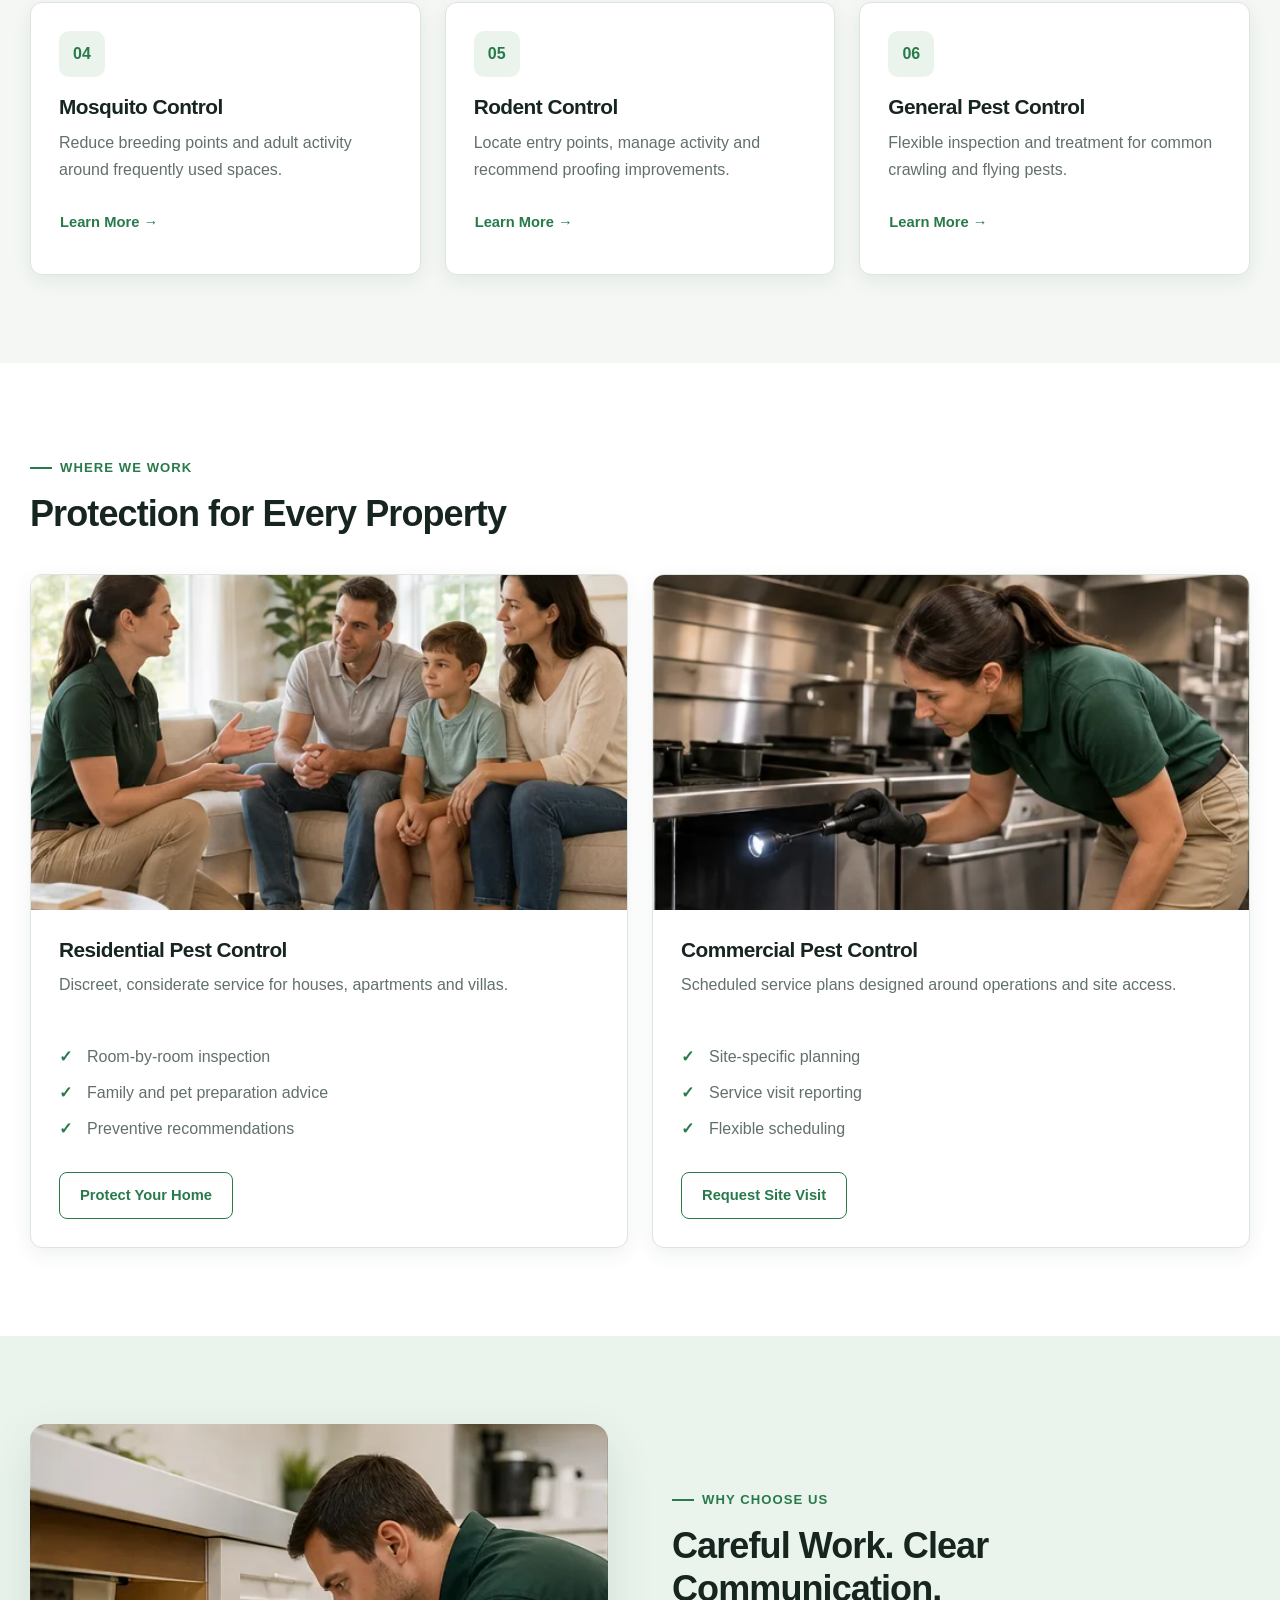
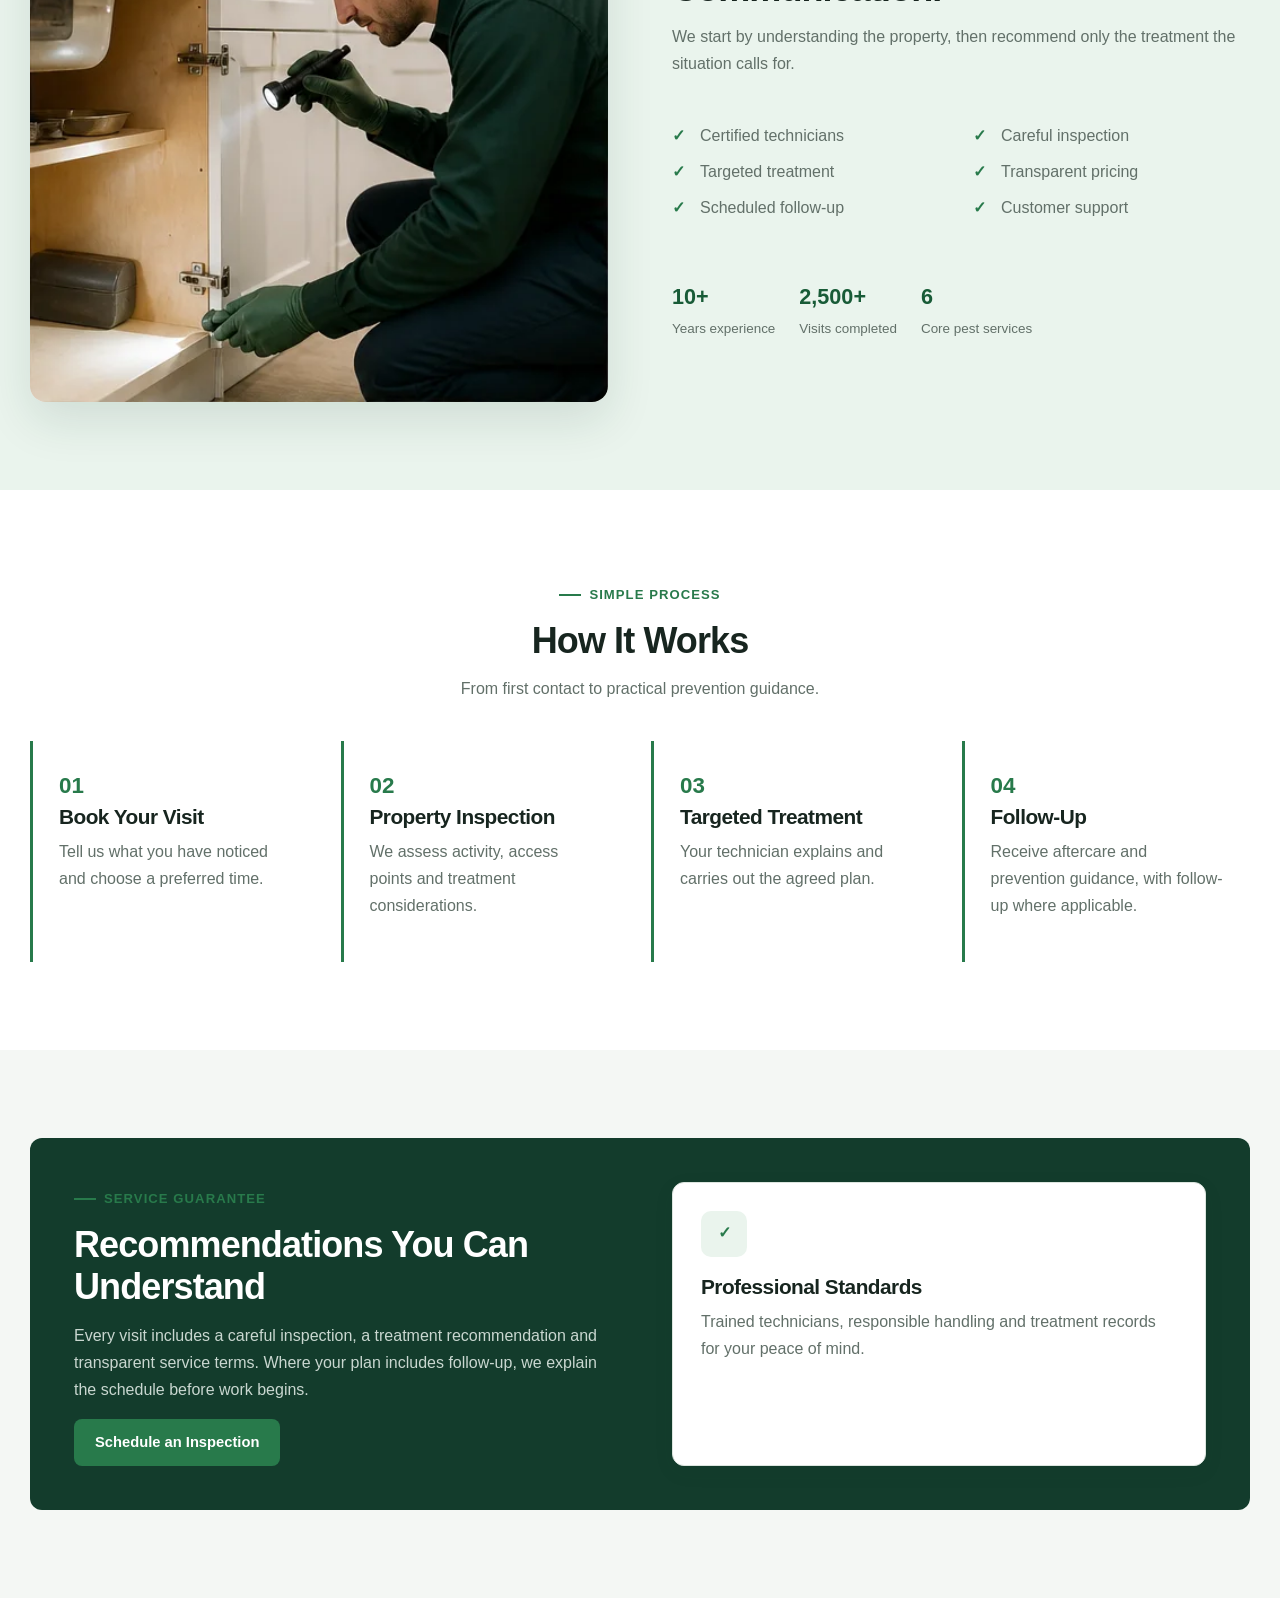
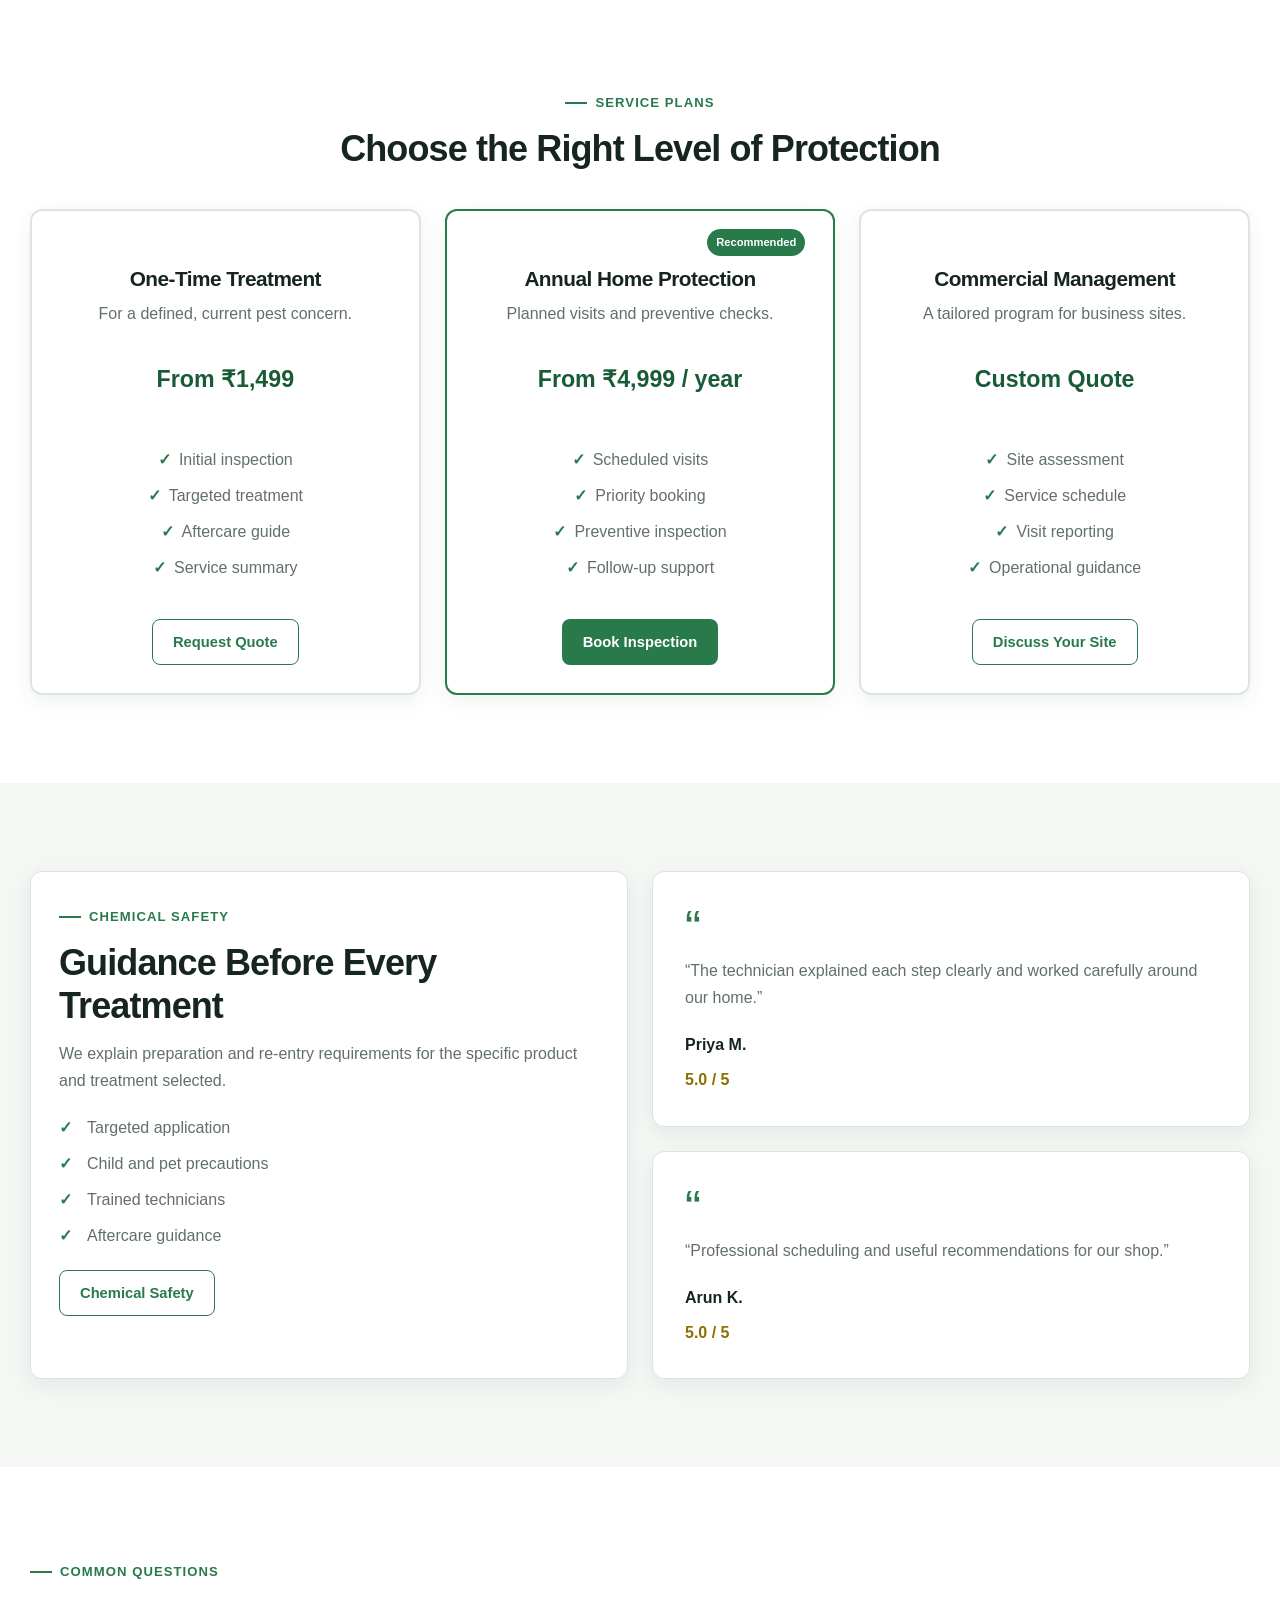
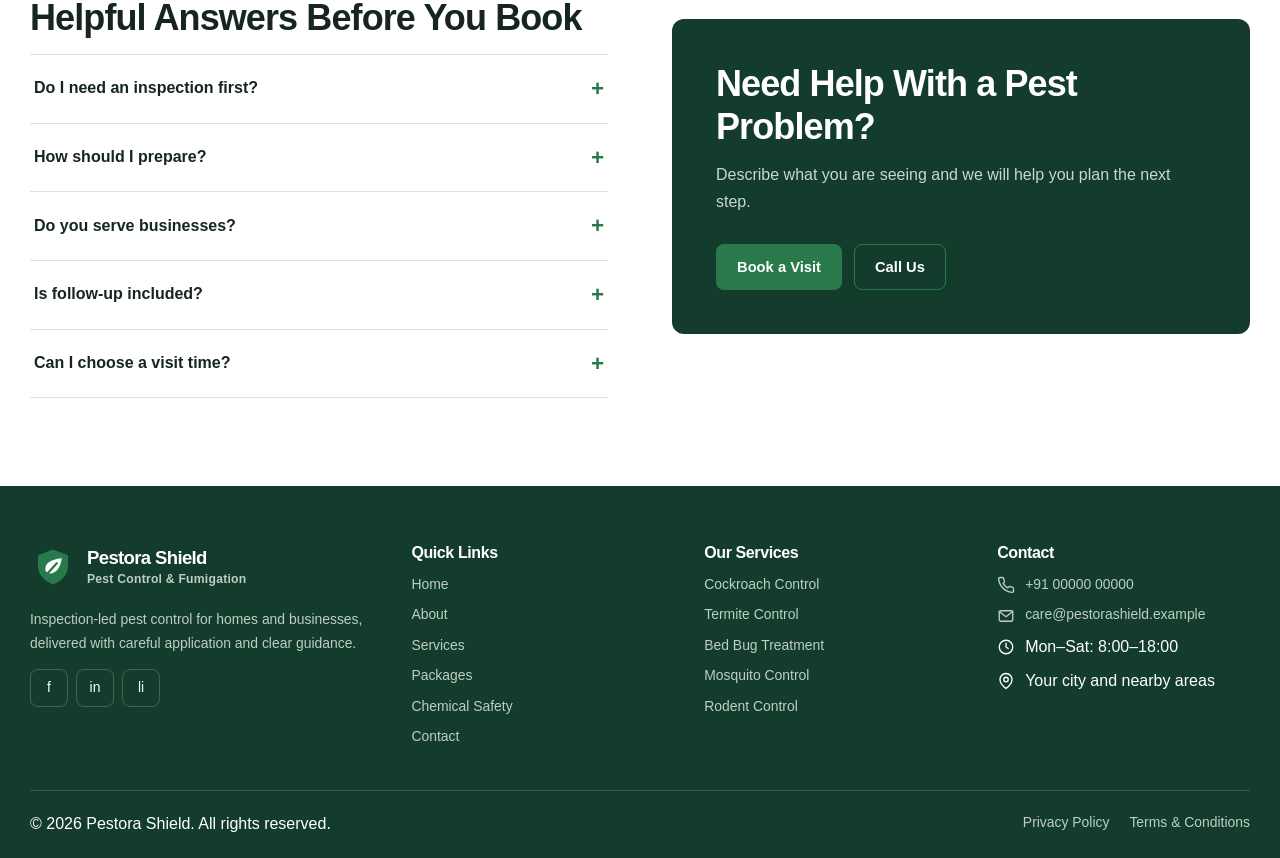
<file: pages/homepage1.html>
<!DOCTYPE html>
<html lang="en">
    <head>
        <meta charset="utf-8" />
        <meta name="viewport" content="width=device-width,initial-scale=1" />
        <title>Pestora Shield | Professional Pest Control &amp; Fumigation</title>
        <meta
            name="description"
            content="Safe, inspection-led pest control for homes and businesses."
        />
        <link rel="canonical" href="https://example.com/homepage1.html" />
        <meta property="og:title" content="Professional Pest Control" />
        <meta property="og:description" content="Book careful, targeted pest treatment." />
        <meta property="og:type" content="website" />
        <link rel="stylesheet" href="../assets/css/style.css" />
        <link rel="stylesheet" href="../assets/css/responsive.css" />
        <link rel="stylesheet" href="../assets/css/dark-mode.css" />
        <link rel="stylesheet" href="../assets/css/rtl.css" />
        <script>
            try {
                document.documentElement.dataset.theme =
                    localStorage.getItem("pestora-theme") || "";
            } catch (e) {}
        </script>
        <link rel="icon" type="image/svg+xml" href="../assets/icons/favicon.svg" />
    </head>
    <body data-page="home1">
        <div data-header></div>
        <main>
            <!-- ========================================
                 Certified Pest Control Specialists
            ========================================= -->
            <section class="hero">
                <div class="container hero-grid">
                    <div class="hero-copy">
                        <span class="eyebrow">Certified Pest Control Specialists</span>
                        <h1>Safe Pest Control for a Healthier Home &amp; Workplace</h1>
                        <p>
                            Practical inspections, targeted treatment and clear prevention advice
                            from trained technicians who respect your property.
                        </p>
                        <div class="actions">
                            <a class="btn btn-primary" href="contact.html">Book a Visit</a>
                            <a class="btn btn-outline" href="services.html">Explore Services</a>
                        </div>
                        <div class="trust-row">
                            <span>Certified Technicians</span>
                            <span>Careful Application</span>
                            <span>Service Guarantee</span>
                        </div>
                    </div>
                    <div class="visual">
                        <img
                            src="../assets/images/home-1/hero-technician.webp"
                            width="512"
                            height="512"
                            alt="Professional pest-control technician arriving for a property inspection"
                        />
                    </div>
                </div>
            </section>
            <!-- ========================================
                 Our Services
            ========================================= -->
            <section class="section">
                <div class="container">
                    <div class="trust-strip">
                        <div class="trust-item">Certified Professionals</div>
                        <div class="trust-item">Approved Methods</div>
                        <div class="trust-item">Homes &amp; Businesses</div>
                        <div class="trust-item">Service Guarantee</div>
                        <div class="trust-item">Quick Response</div>
                    </div>
                </div>
            </section>
            <!-- ========================================
                 Our Services
            ========================================= -->
            <section class="section section-soft">
                <div class="container">
                    <div class="section-head">
                        <span class="eyebrow">Our Services</span>
                        <h2>Pest Problems We Treat</h2>
                        <p>
                            Focused solutions based on the pest, property and level of activity we
                            find.
                        </p>
                    </div>
                    <div class="grid grid-3">
                        <article class="card flex">
                            <span class="icon">01</span>
                            <h3>Cockroach Control</h3>
                            <p>
                                Identify hiding areas and apply targeted treatment with practical
                                hygiene guidance.
                            </p>
                            <a class="btn btn-link" href="services.html#cockroach">Learn More →</a>
                        </article>
                        <article class="card flex">
                            <span class="icon">02</span>
                            <h3>Termite Control</h3>
                            <p>
                                Inspection-led protection for active termites and vulnerable timber
                                areas.
                            </p>
                            <a class="btn btn-link" href="services.html#termite">Learn More →</a>
                        </article>
                        <article class="card flex">
                            <span class="icon">03</span>
                            <h3>Bed Bug Treatment</h3>
                            <p>Careful room assessment and a staged treatment plan where needed.</p>
                            <a class="btn btn-link" href="services.html#bed-bug">Learn More →</a>
                        </article>
                        <article class="card flex">
                            <span class="icon">04</span>
                            <h3>Mosquito Control</h3>
                            <p>
                                Reduce breeding points and adult activity around frequently used
                                spaces.
                            </p>
                            <a class="btn btn-link" href="services.html#mosquito">Learn More →</a>
                        </article>
                        <article class="card flex">
                            <span class="icon">05</span>
                            <h3>Rodent Control</h3>
                            <p>
                                Locate entry points, manage activity and recommend proofing
                                improvements.
                            </p>
                            <a class="btn btn-link" href="services.html#rodent">Learn More →</a>
                        </article>
                        <article class="card flex">
                            <span class="icon">06</span>
                            <h3>General Pest Control</h3>
                            <p>
                                Flexible inspection and treatment for common crawling and flying
                                pests.
                            </p>
                            <a class="btn btn-link" href="services.html#general">Learn More →</a>
                        </article>
                    </div>
                </div>
            </section>
            <!-- ========================================
                 Where We Work
            ========================================= -->
            <section class="section">
                <div class="container">
                    <div class="section-head">
                        <span class="eyebrow">Where We Work</span>
                        <h2>Protection for Every Property</h2>
                    </div>
                    <div class="grid grid-2">
                        <article class="card feature-card">
                            <div class="feature-media">
                                <img
                                    src="../assets/images/auth/family-guidance.webp"
                                    width="512"
                                    height="512"
                                    loading="lazy"
                                    alt="Technician explaining home protection guidance to a family"
                                />
                            </div>
                            <div class="feature-body">
                                <h3>Residential Pest Control</h3>
                                <p>
                                    Discreet, considerate service for houses, apartments and villas.
                                </p>
                                <ul class="check-list">
                                    <li>Room-by-room inspection</li>
                                    <li>Family and pet preparation advice</li>
                                    <li>Preventive recommendations</li>
                                </ul>
                                <a class="btn btn-outline" href="contact.html">Protect Your Home</a>
                            </div>
                        </article>
                        <article class="card feature-card">
                            <div class="feature-media">
                                <img
                                    src="../assets/images/home-1/commercial-inspection.webp"
                                    width="512"
                                    height="512"
                                    loading="lazy"
                                    alt="Technician inspecting a commercial restaurant kitchen"
                                />
                            </div>
                            <div class="feature-body">
                                <h3>Commercial Pest Control</h3>
                                <p>
                                    Scheduled service plans designed around operations and site
                                    access.
                                </p>
                                <ul class="check-list">
                                    <li>Site-specific planning</li>
                                    <li>Service visit reporting</li>
                                    <li>Flexible scheduling</li>
                                </ul>
                                <a class="btn btn-outline" href="contact.html">
                                    Request Site Visit
                                </a>
                            </div>
                        </article>
                    </div>
                </div>
            </section>
            <!-- ========================================
                 Why Choose Us
            ========================================= -->
            <section class="section section-tint">
                <div class="container split">
                    <div class="visual">
                        <img
                            src="../assets/images/home-2/kitchen-inspection.webp"
                            width="512"
                            height="512"
                            loading="lazy"
                            alt="Technician carefully inspecting a clean home kitchen"
                        />
                    </div>
                    <div>
                        <span class="eyebrow">Why Choose Us</span>
                        <h2>Careful Work. Clear Communication.</h2>
                        <p>
                            We start by understanding the property, then recommend only the
                            treatment the situation calls for.
                        </p>
                        <div class="grid grid-2">
                            <ul class="check-list">
                                <li>Certified technicians</li>
                                <li>Targeted treatment</li>
                                <li>Scheduled follow-up</li>
                            </ul>
                            <ul class="check-list">
                                <li>Careful inspection</li>
                                <li>Transparent pricing</li>
                                <li>Customer support</li>
                            </ul>
                        </div>
                        <div class="mini-stats">
                            <div class="stat">
                                <strong>10+</strong>
                                <span>Years experience</span>
                            </div>
                            <div class="stat">
                                <strong>2,500+</strong>
                                <span>Visits completed</span>
                            </div>
                            <div class="stat">
                                <strong>6</strong>
                                <span>Core pest services</span>
                            </div>
                        </div>
                    </div>
                </div>
            </section>
            <!-- ========================================
                 Simple Process
            ========================================= -->
            <section class="section">
                <div class="container">
                    <div class="section-head center">
                        <span class="eyebrow">Simple Process</span>
                        <h2>How It Works</h2>
                        <p>From first contact to practical prevention guidance.</p>
                    </div>
                    <div class="steps">
                        <article class="step">
                            <span class="step-num">01</span>
                            <h3>Book Your Visit</h3>
                            <p>Tell us what you have noticed and choose a preferred time.</p>
                        </article>
                        <article class="step">
                            <span class="step-num">02</span>
                            <h3>Property Inspection</h3>
                            <p>We assess activity, access points and treatment considerations.</p>
                        </article>
                        <article class="step">
                            <span class="step-num">03</span>
                            <h3>Targeted Treatment</h3>
                            <p>Your technician explains and carries out the agreed plan.</p>
                        </article>
                        <article class="step">
                            <span class="step-num">04</span>
                            <h3>Follow-Up</h3>
                            <p>
                                Receive aftercare and prevention guidance, with follow-up where
                                applicable.
                            </p>
                        </article>
                    </div>
                </div>
            </section>
            <!-- ========================================
                 Service Guarantee
            ========================================= -->
            <section class="section section-soft">
                <div class="container">
                    <div class="highlight split">
                        <div>
                            <span class="eyebrow">Service Guarantee</span>
                            <h2>Recommendations You Can Understand</h2>
                            <p>
                                Every visit includes a careful inspection, a treatment
                                recommendation and transparent service terms. Where your plan
                                includes follow-up, we explain the schedule before work begins.
                            </p>
                            <a class="btn btn-primary" href="login.html">Schedule an Inspection</a>
                        </div>
                        <div class="card">
                            <span class="icon">✓</span>
                            <h3>Professional Standards</h3>
                            <p>
                                Trained technicians, responsible handling and treatment records for
                                your peace of mind.
                            </p>
                        </div>
                    </div>
                </div>
            </section>
            <!-- ========================================
                 Service Plans
            ========================================= -->
            <section class="section">
                <div class="container">
                    <div class="section-head center">
                        <span class="eyebrow">Service Plans</span>
                        <h2>Choose the Right Level of Protection</h2>
                    </div>
                    <div class="grid grid-3 pricing-grid">
                        <article class="card flex">
                            <div class="plan-badge-row" aria-hidden="true"></div>
                            <h3>One-Time Treatment</h3>
                            <p>For a defined, current pest concern.</p>
                            <div class="price">From ₹1,499</div>
                            <ul class="check-list">
                                <li>Initial inspection</li>
                                <li>Targeted treatment</li>
                                <li>Aftercare guide</li>
                                <li>Service summary</li>
                            </ul>
                            <a class="btn btn-outline" href="contact.html">Request Quote</a>
                        </article>
                        <article class="card flex recommended">
                            <div class="plan-badge-row"><span class="plan-badge">Recommended</span></div>
                            <h3>Annual Home Protection</h3>
                            <p>Planned visits and preventive checks.</p>
                            <div class="price">From ₹4,999 / year</div>
                            <ul class="check-list">
                                <li>Scheduled visits</li>
                                <li>Priority booking</li>
                                <li>Preventive inspection</li>
                                <li>Follow-up support</li>
                            </ul>
                            <a class="btn btn-primary" href="login.html">Book Inspection</a>
                        </article>
                        <article class="card flex">
                            <div class="plan-badge-row" aria-hidden="true"></div>
                            <h3>Commercial Management</h3>
                            <p>A tailored program for business sites.</p>
                            <div class="price">Custom Quote</div>
                            <ul class="check-list">
                                <li>Site assessment</li>
                                <li>Service schedule</li>
                                <li>Visit reporting</li>
                                <li>Operational guidance</li>
                            </ul>
                            <a class="btn btn-outline" href="contact.html">Discuss Your Site</a>
                        </article>
                    </div>
                </div>
            </section>
            <!-- ========================================
                 Chemical Safety
            ========================================= -->
            <section class="section section-soft">
                <div class="container grid grid-2">
                    <article class="card">
                        <span class="eyebrow">Chemical Safety</span>
                        <h2>Guidance Before Every Treatment</h2>
                        <p>
                            We explain preparation and re-entry requirements for the specific
                            product and treatment selected.
                        </p>
                        <ul class="check-list">
                            <li>Targeted application</li>
                            <li>Child and pet precautions</li>
                            <li>Trained technicians</li>
                            <li>Aftercare guidance</li>
                        </ul>
                        <a class="btn btn-outline" href="chemical-safety.html">Chemical Safety</a>
                    </article>
                    <div class="grid">
                        <article class="card quote">
                            <p>
                                “The technician explained each step clearly and worked carefully
                                around our home.”
                            </p>
                            <strong>Priya M.</strong>
                            <div class="rating">5.0 / 5</div>
                        </article>
                        <article class="card quote">
                            <p>
                                “Professional scheduling and useful recommendations for our shop.”
                            </p>
                            <strong>Arun K.</strong>
                            <div class="rating">5.0 / 5</div>
                        </article>
                    </div>
                </div>
            </section>
            <!-- ========================================
                 Common Questions
            ========================================= -->
            <section class="section">
                <div class="container split">
                    <div>
                        <span class="eyebrow">Common Questions</span>
                        <h2>Helpful Answers Before You Book</h2>
                        <div class="faq-list">
                            <div class="faq-item">
                                <button
                                    class="faq-button"
                                    aria-expanded="false"
                                    aria-controls="h1f1"
                                >
                                    Do I need an inspection first?
                                </button>
                                <div class="faq-panel" id="h1f1">
                                    <p>
                                        An inspection helps us identify activity and recommend the
                                        appropriate service.
                                    </p>
                                </div>
                            </div>
                            <div class="faq-item">
                                <button
                                    class="faq-button"
                                    aria-expanded="false"
                                    aria-controls="h1f2"
                                >
                                    How should I prepare?
                                </button>
                                <div class="faq-panel" id="h1f2">
                                    <p>
                                        Your technician will provide treatment-specific preparation
                                        instructions.
                                    </p>
                                </div>
                            </div>
                            <div class="faq-item">
                                <button
                                    class="faq-button"
                                    aria-expanded="false"
                                    aria-controls="h1f3"
                                >
                                    Do you serve businesses?
                                </button>
                                <div class="faq-panel" id="h1f3">
                                    <p>
                                        Yes. We support offices, retail, restaurants and commercial
                                        facilities.
                                    </p>
                                </div>
                            </div>
                            <div class="faq-item">
                                <button
                                    class="faq-button"
                                    aria-expanded="false"
                                    aria-controls="h1f4"
                                >
                                    Is follow-up included?
                                </button>
                                <div class="faq-panel" id="h1f4">
                                    <p>
                                        Follow-up depends on the pest and selected plan, and is
                                        confirmed in advance.
                                    </p>
                                </div>
                            </div>
                            <div class="faq-item">
                                <button
                                    class="faq-button"
                                    aria-expanded="false"
                                    aria-controls="h1f5"
                                >
                                    Can I choose a visit time?
                                </button>
                                <div class="faq-panel" id="h1f5">
                                    <p>
                                        Share your preferred window and our team will confirm
                                        availability.
                                    </p>
                                </div>
                            </div>
                        </div>
                    </div>
                    <aside class="highlight">
                        <h2>Need Help With a Pest Problem?</h2>
                        <p>Describe what you are seeing and we will help you plan the next step.</p>
                        <div class="actions">
                            <a class="btn btn-primary" href="contact.html">Book a Visit</a>
                            <a class="btn btn-outline" href="tel:+910000000000">Call Us</a>
                        </div>
                    </aside>
                </div>
            </section>
        </main>
        <div data-footer></div>
        <script defer src="../assets/js/main.js"></script>
        <script type="application/ld+json">
            {
                "@context": "https://schema.org",
                "@type": "LocalBusiness",
                "name": "Pestora Shield",
                "telephone": "+91 00000 00000",
                "url": "https://example.com/homepage1.html"
            }
        </script>
    </body>
</html>
</file>
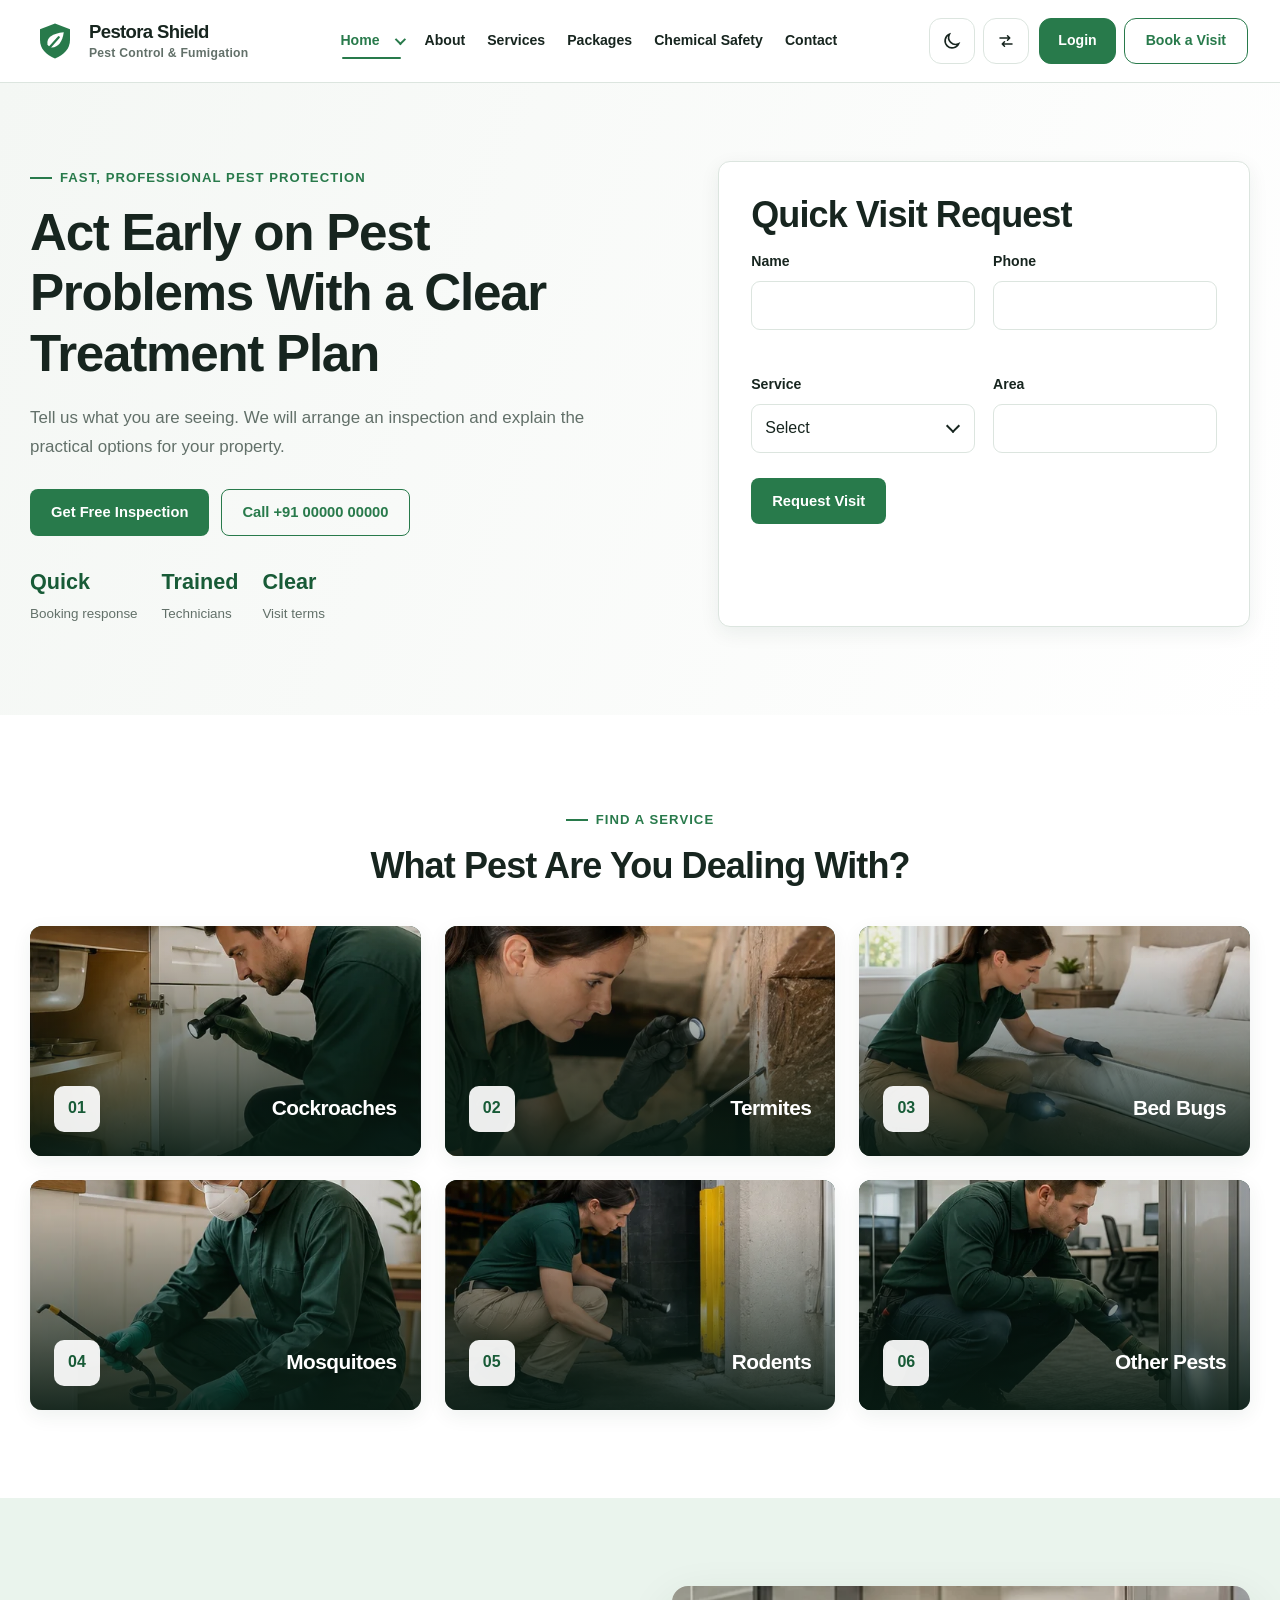
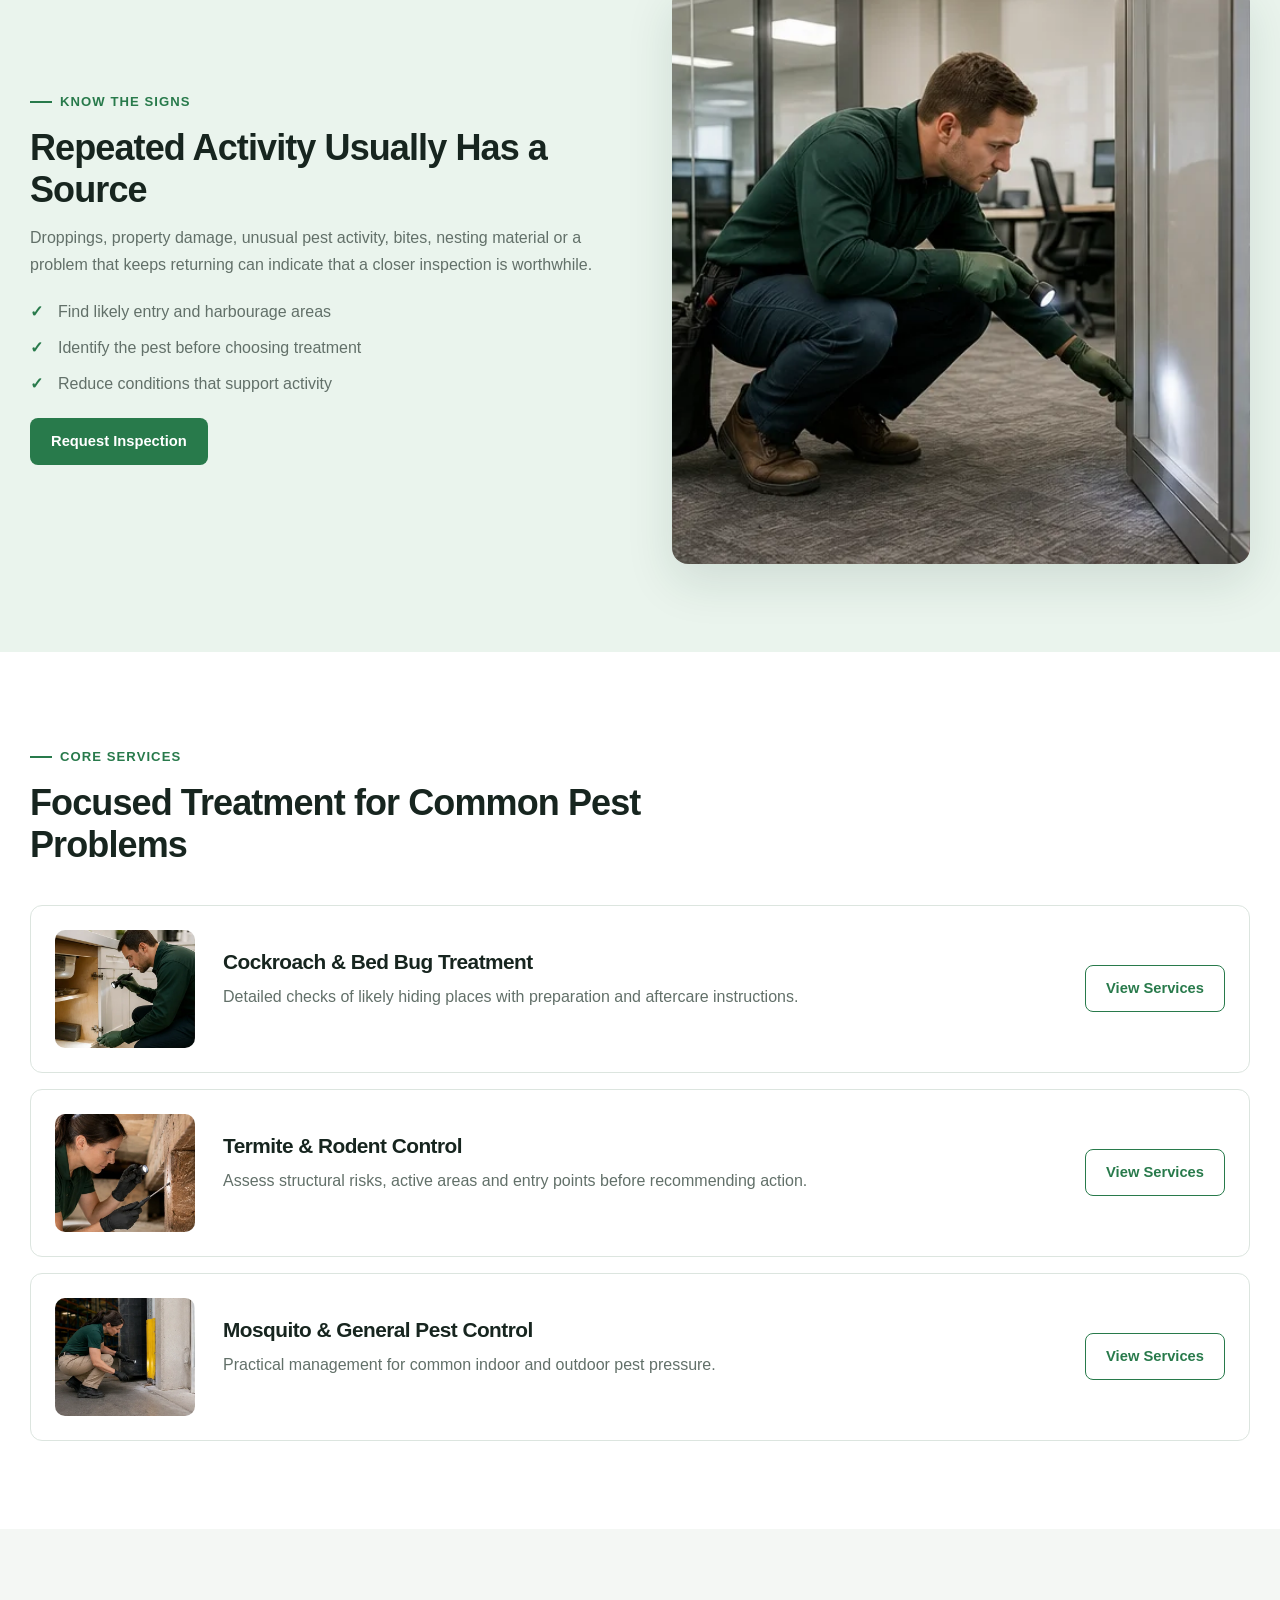
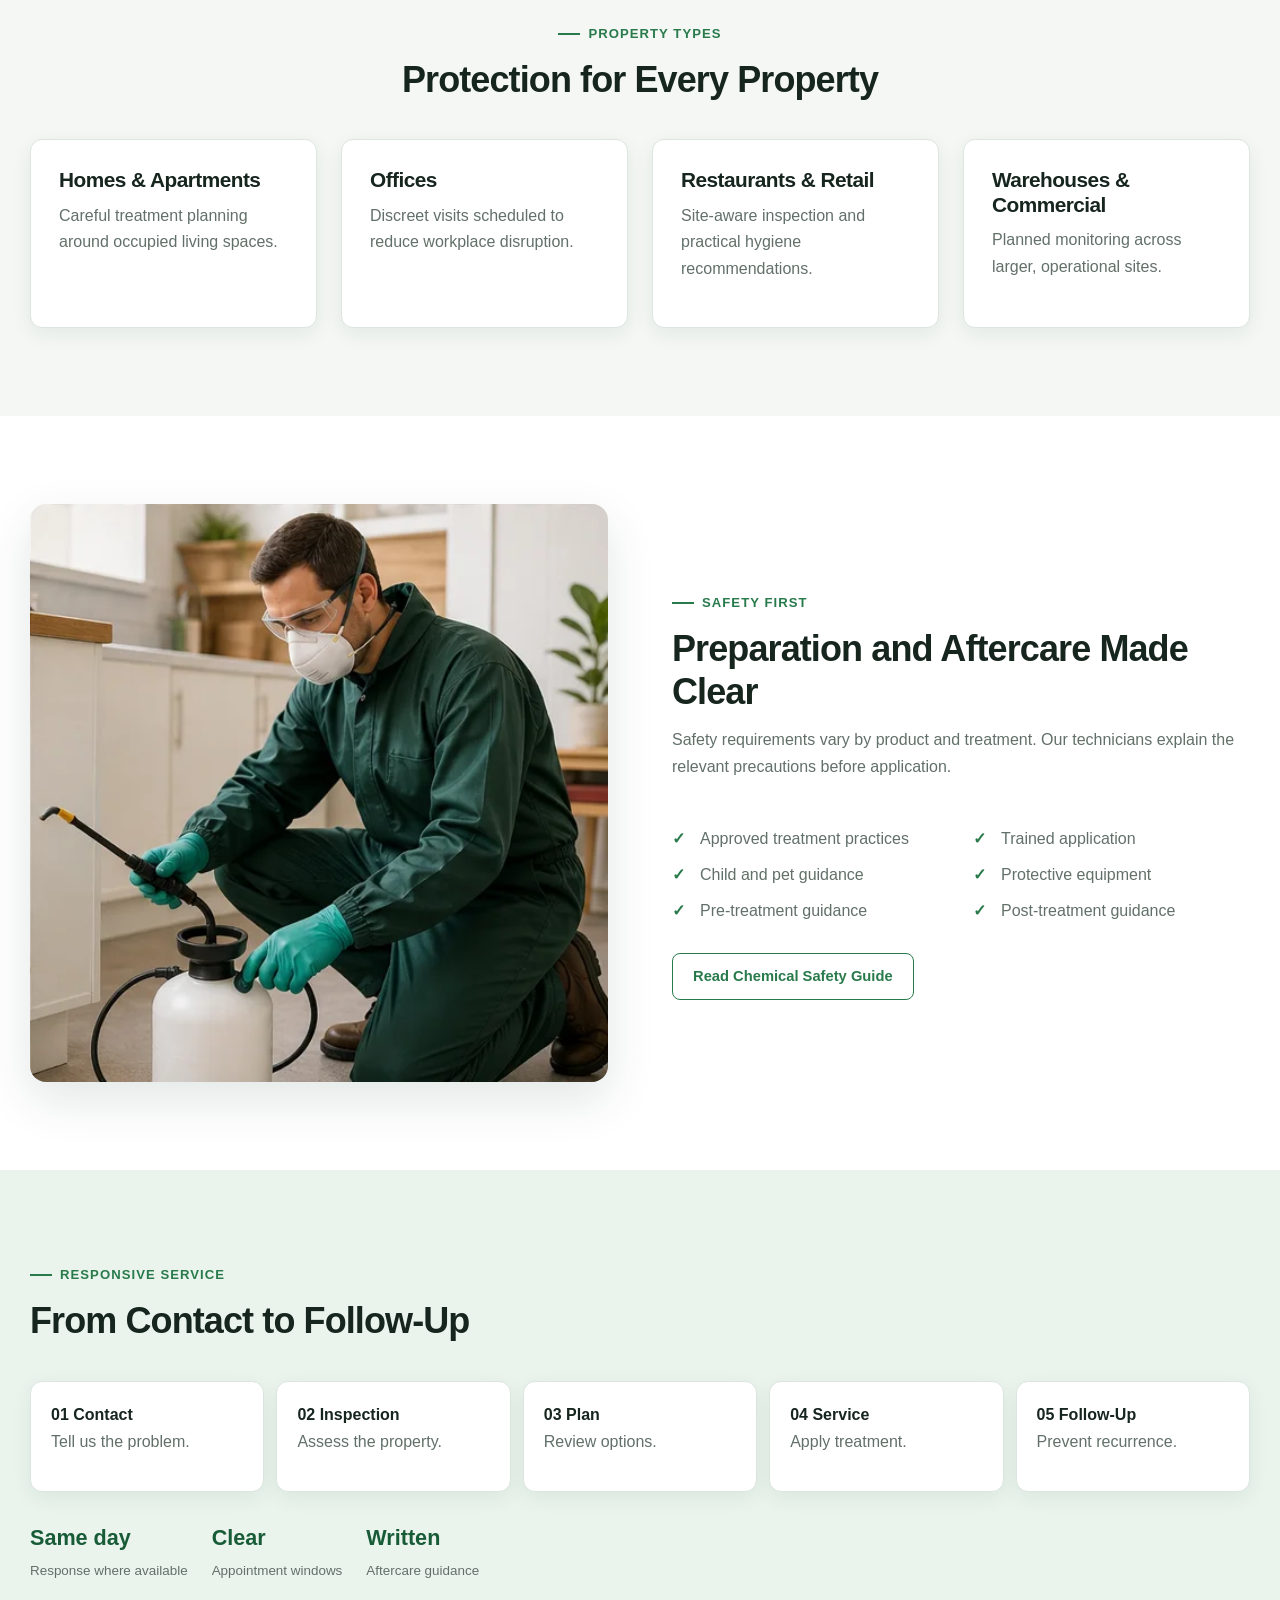
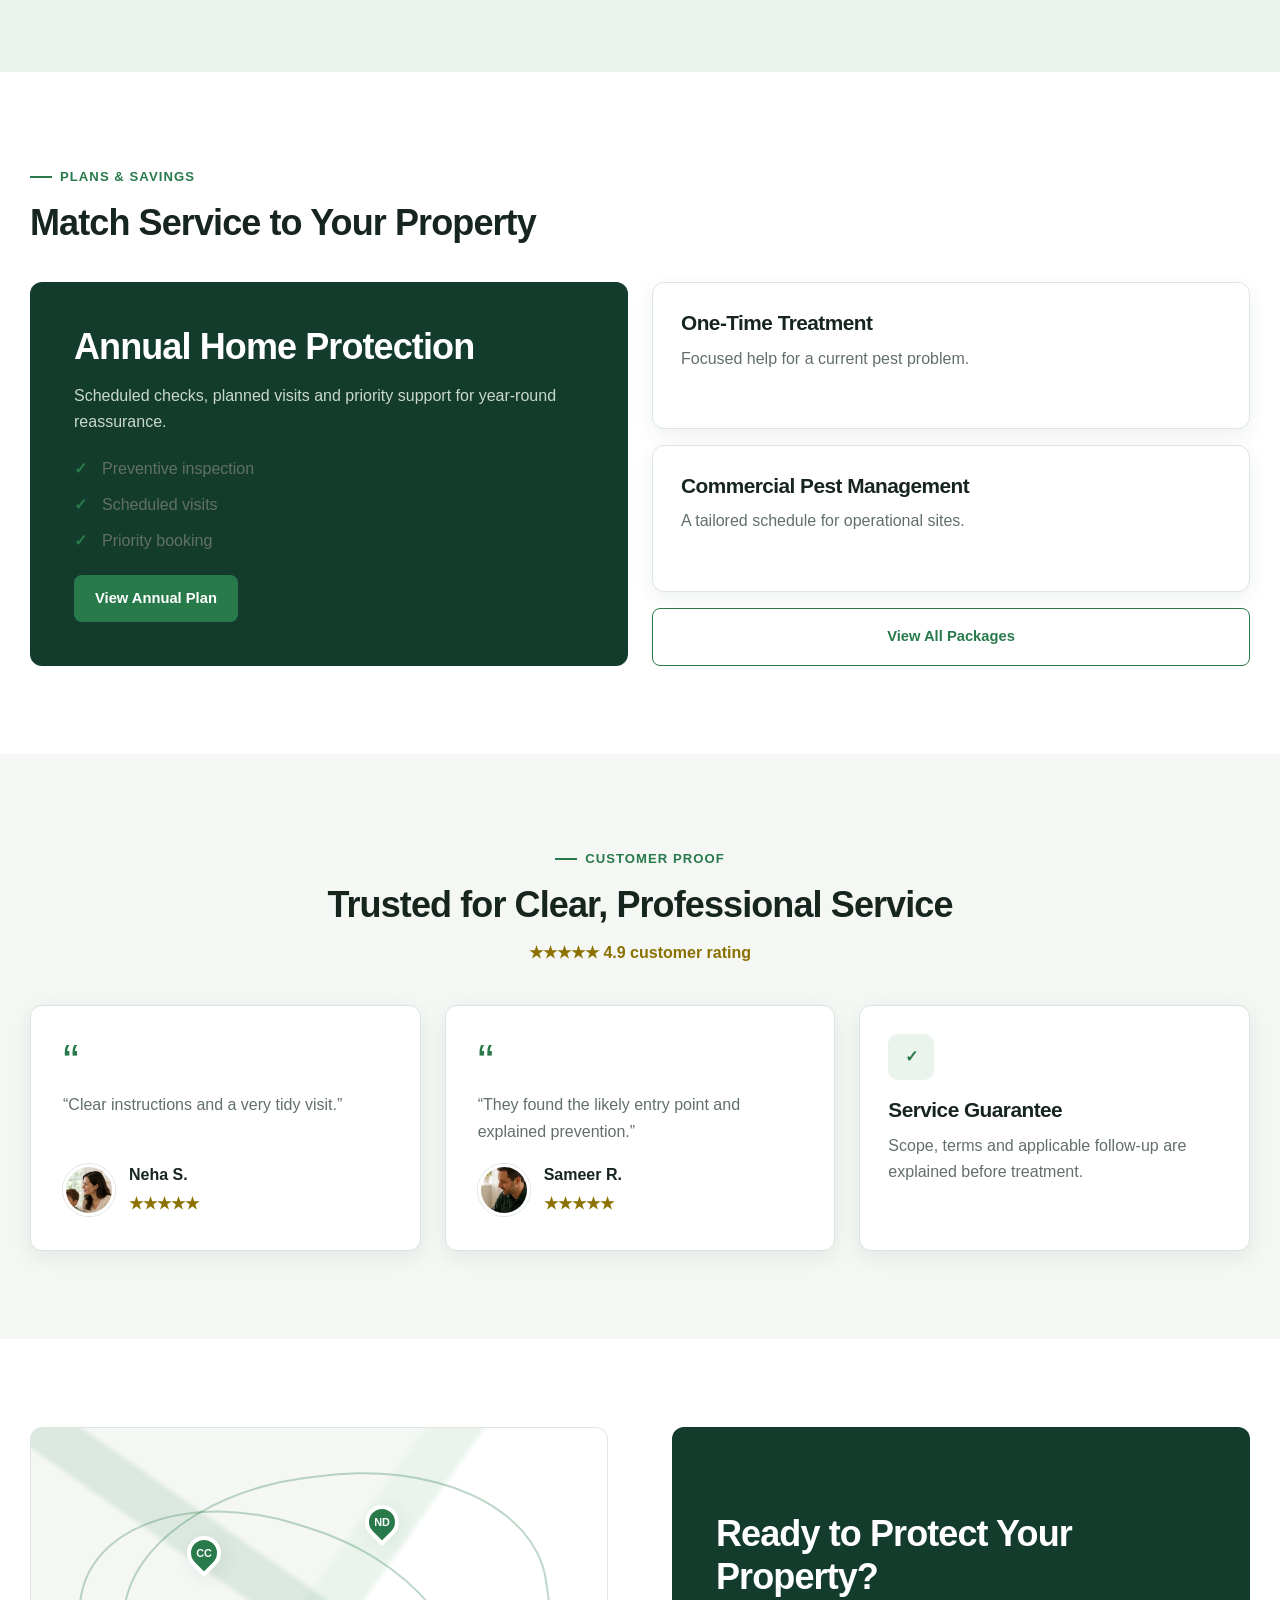
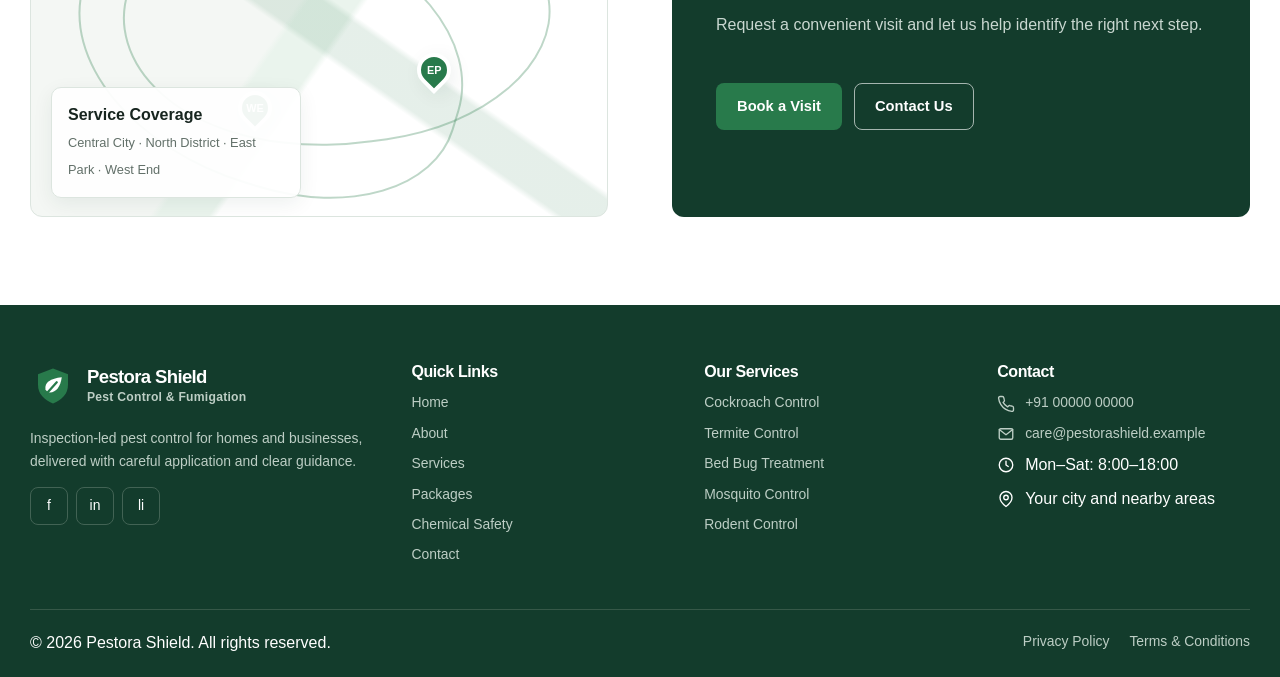
<file: pages/homepage2.html>
<!DOCTYPE html>
<html lang="en">
    <head>
        <meta charset="utf-8" />
        <meta name="viewport" content="width=device-width,initial-scale=1" />
        <title>Book a Pest Inspection | Pestora Shield</title>
        <meta
            name="description"
            content="Request a professional pest inspection for your home or business."
        />
        <link rel="canonical" href="https://example.com/homepage2.html" />
        <meta property="og:title" content="Fast Professional Pest Protection" />
        <meta property="og:description" content="Request a convenient pest-control visit." />
        <meta property="og:type" content="website" />
        <link rel="stylesheet" href="../assets/css/style.css" />
        <link rel="stylesheet" href="../assets/css/responsive.css" />
        <link rel="stylesheet" href="../assets/css/dark-mode.css" />
        <link rel="stylesheet" href="../assets/css/rtl.css" />
        <link rel="icon" type="image/svg+xml" href="../assets/icons/favicon.svg" />
    </head>
    <body data-page="home2">
        <div data-header></div>
        <main>
            <!-- ========================================
                 Fast, Professional Pest Protection
            ========================================= -->
            <section class="hero">
                <div class="container hero-grid">
                    <div class="hero-copy">
                        <span class="eyebrow">Fast, Professional Pest Protection</span>
                        <h1>Act Early on Pest Problems With a Clear Treatment Plan</h1>
                        <p>
                            Tell us what you are seeing. We will arrange an inspection and explain
                            the practical options for your property.
                        </p>
                        <div class="actions">
                            <a class="btn btn-primary" href="login.html">Get Free Inspection</a>
                            <a class="btn btn-outline" href="tel:+910000000000">
                                Call +91 00000 00000
                            </a>
                        </div>
                        <div class="mini-stats">
                            <div class="stat">
                                <strong>Quick</strong>
                                <span>Booking response</span>
                            </div>
                            <div class="stat">
                                <strong>Trained</strong>
                                <span>Technicians</span>
                            </div>
                            <div class="stat">
                                <strong>Clear</strong>
                                <span>Visit terms</span>
                            </div>
                        </div>
                    </div>
                    <form
                        class="card form-card"
                        data-validate
                        data-redirect="login.html"
                        novalidate
                    >
                        <h2>Quick Visit Request</h2>
                        <div class="form-grid">
                            <div class="field">
                                <label for="qname">Name</label>
                                <input id="qname" name="name" required />
                                <span class="error"></span>
                            </div>
                            <div class="field">
                                <label for="qphone">Phone</label>
                                <input id="qphone" name="phone" inputmode="tel" required />
                                <span class="error"></span>
                            </div>
                            <div class="field">
                                <label for="qservice">Service</label>
                                <select id="qservice" required>
                                    <option value="">Select</option>
                                    <option>Cockroach</option>
                                    <option>Termite</option>
                                    <option>Bed bug</option>
                                    <option>Other pest</option>
                                </select>
                                <span class="error"></span>
                            </div>
                            <div class="field">
                                <label for="qarea">Area</label>
                                <input id="qarea" required />
                                <span class="error"></span>
                            </div>
                        </div>
                        <button class="btn btn-primary" type="submit">Request Visit</button>
                        <p class="success" role="status">Thanks. Your demo request is ready.</p>
                    </form>
                </div>
            </section>
            <!-- ========================================
                 Find a Service
            ========================================= -->
            <section class="section">
                <div class="container">
                    <div class="section-head center">
                        <span class="eyebrow">Find a Service</span>
                        <h2>What Pest Are You Dealing With?</h2>
                    </div>
                    <div class="grid grid-3">
                        <a class="card pest-tile" href="services.html#cockroach">
                            <img
                                src="../assets/images/home-2/kitchen-inspection.webp"
                                width="512"
                                height="512"
                                loading="lazy"
                                alt="Kitchen inspection for cockroach activity"
                            />
                            <span class="pest-tile-content">
                                <span class="icon">01</span>
                                <h3>Cockroaches</h3>
                            </span>
                        </a>
                        <a class="card pest-tile" href="services.html#termite">
                            <img
                                src="../assets/images/services/termite-inspection.webp"
                                width="512"
                                height="512"
                                loading="lazy"
                                alt="Technician inspecting timber for termite activity"
                            />
                            <span class="pest-tile-content">
                                <span class="icon">02</span>
                                <h3>Termites</h3>
                            </span>
                        </a>
                        <a class="card pest-tile" href="services.html#bed-bug">
                            <img
                                src="../assets/images/services/bed-bug-inspection.webp"
                                width="512"
                                height="512"
                                loading="lazy"
                                alt="Professional bed bug inspection"
                            />
                            <span class="pest-tile-content">
                                <span class="icon">03</span>
                                <h3>Bed Bugs</h3>
                            </span>
                        </a>
                        <a class="card pest-tile" href="services.html#mosquito">
                            <img
                                src="../assets/images/safety/technician-ppe.webp"
                                width="512"
                                height="512"
                                loading="lazy"
                                alt="Technician preparing targeted pest-control equipment"
                            />
                            <span class="pest-tile-content">
                                <span class="icon">04</span>
                                <h3>Mosquitoes</h3>
                            </span>
                        </a>
                        <a class="card pest-tile" href="services.html#rodent">
                            <img
                                src="../assets/images/home-2/warehouse-inspection.webp"
                                width="512"
                                height="512"
                                loading="lazy"
                                alt="Warehouse entry-point inspection"
                            />
                            <span class="pest-tile-content">
                                <span class="icon">05</span>
                                <h3>Rodents</h3>
                            </span>
                        </a>
                        <a class="card pest-tile" href="services.html#general">
                            <img
                                src="../assets/images/services/office-inspection.webp"
                                width="512"
                                height="512"
                                loading="lazy"
                                alt="Commercial property pest inspection"
                            />
                            <span class="pest-tile-content">
                                <span class="icon">06</span>
                                <h3>Other Pests</h3>
                            </span>
                        </a>
                    </div>
                </div>
            </section>
            <!-- ========================================
                 Know the Signs
            ========================================= -->
            <section class="section section-tint">
                <div class="container split">
                    <div>
                        <span class="eyebrow">Know the Signs</span>
                        <h2>Repeated Activity Usually Has a Source</h2>
                        <p>
                            Droppings, property damage, unusual pest activity, bites, nesting
                            material or a problem that keeps returning can indicate that a closer
                            inspection is worthwhile.
                        </p>
                        <ul class="check-list">
                            <li>Find likely entry and harbourage areas</li>
                            <li>Identify the pest before choosing treatment</li>
                            <li>Reduce conditions that support activity</li>
                        </ul>
                        <a class="btn btn-primary" href="login.html">Request Inspection</a>
                    </div>
                    <div class="visual">
                        <img
                            src="../assets/images/services/office-inspection.webp"
                            width="512"
                            height="512"
                            loading="lazy"
                            alt="Technician investigating signs of pest activity in an office"
                        />
                    </div>
                </div>
            </section>
            <!-- ========================================
                 Core Services
            ========================================= -->
            <section class="section">
                <div class="container">
                    <div class="section-head">
                        <span class="eyebrow">Core Services</span>
                        <h2>Focused Treatment for Common Pest Problems</h2>
                    </div>
                    <div class="stack">
                        <article class="service-row">
                            <div class="service-thumb">
                                <img
                                    src="../assets/images/home-2/kitchen-inspection.webp"
                                    width="512"
                                    height="512"
                                    loading="lazy"
                                    alt="Kitchen pest inspection"
                                />
                            </div>
                            <div>
                                <h3>Cockroach &amp; Bed Bug Treatment</h3>
                                <p>
                                    Detailed checks of likely hiding places with preparation and
                                    aftercare instructions.
                                </p>
                            </div>
                            <a class="btn btn-outline" href="services.html#cockroach">
                                View Services
                            </a>
                        </article>
                        <article class="service-row">
                            <div class="service-thumb">
                                <img
                                    src="../assets/images/services/termite-inspection.webp"
                                    width="512"
                                    height="512"
                                    loading="lazy"
                                    alt="Timber and termite inspection"
                                />
                            </div>
                            <div>
                                <h3>Termite &amp; Rodent Control</h3>
                                <p>
                                    Assess structural risks, active areas and entry points before
                                    recommending action.
                                </p>
                            </div>
                            <a class="btn btn-outline" href="services.html#termite">
                                View Services
                            </a>
                        </article>
                        <article class="service-row">
                            <div class="service-thumb">
                                <img
                                    src="../assets/images/home-2/warehouse-inspection.webp"
                                    width="512"
                                    height="512"
                                    loading="lazy"
                                    alt="Commercial warehouse inspection"
                                />
                            </div>
                            <div>
                                <h3>Mosquito &amp; General Pest Control</h3>
                                <p>
                                    Practical management for common indoor and outdoor pest
                                    pressure.
                                </p>
                            </div>
                            <a class="btn btn-outline" href="services.html#general">
                                View Services
                            </a>
                        </article>
                    </div>
                </div>
            </section>
            <!-- ========================================
                 Property Types
            ========================================= -->
            <section class="section section-soft">
                <div class="container">
                    <div class="section-head center">
                        <span class="eyebrow">Property Types</span>
                        <h2>Protection for Every Property</h2>
                    </div>
                    <div class="grid grid-4">
                        <article class="card">
                            <h3>Homes &amp; Apartments</h3>
                            <p>Careful treatment planning around occupied living spaces.</p>
                        </article>
                        <article class="card">
                            <h3>Offices</h3>
                            <p>Discreet visits scheduled to reduce workplace disruption.</p>
                        </article>
                        <article class="card">
                            <h3>Restaurants &amp; Retail</h3>
                            <p>Site-aware inspection and practical hygiene recommendations.</p>
                        </article>
                        <article class="card">
                            <h3>Warehouses &amp; Commercial</h3>
                            <p>Planned monitoring across larger, operational sites.</p>
                        </article>
                    </div>
                </div>
            </section>
            <!-- ========================================
                 Safety First
            ========================================= -->
            <section class="section">
                <div class="container split">
                    <div class="visual">
                        <img
                            src="../assets/images/safety/technician-ppe.webp"
                            width="512"
                            height="512"
                            loading="lazy"
                            alt="Pest-control technician preparing equipment while wearing protective gear"
                        />
                    </div>
                    <div>
                        <span class="eyebrow">Safety First</span>
                        <h2>Preparation and Aftercare Made Clear</h2>
                        <p>
                            Safety requirements vary by product and treatment. Our technicians
                            explain the relevant precautions before application.
                        </p>
                        <div class="grid grid-2">
                            <ul class="check-list">
                                <li>Approved treatment practices</li>
                                <li>Child and pet guidance</li>
                                <li>Pre-treatment guidance</li>
                            </ul>
                            <ul class="check-list">
                                <li>Trained application</li>
                                <li>Protective equipment</li>
                                <li>Post-treatment guidance</li>
                            </ul>
                        </div>
                        <a class="btn btn-outline" href="chemical-safety.html">
                            Read Chemical Safety Guide
                        </a>
                    </div>
                </div>
            </section>
            <!-- ========================================
                 Responsive Service
            ========================================= -->
            <section class="section section-tint">
                <div class="container">
                    <div class="section-head">
                        <span class="eyebrow">Responsive Service</span>
                        <h2>From Contact to Follow-Up</h2>
                    </div>
                    <div class="timeline">
                        <article class="card">
                            <strong>01 Contact</strong>
                            <p>Tell us the problem.</p>
                        </article>
                        <article class="card">
                            <strong>02 Inspection</strong>
                            <p>Assess the property.</p>
                        </article>
                        <article class="card">
                            <strong>03 Plan</strong>
                            <p>Review options.</p>
                        </article>
                        <article class="card">
                            <strong>04 Service</strong>
                            <p>Apply treatment.</p>
                        </article>
                        <article class="card">
                            <strong>05 Follow-Up</strong>
                            <p>Prevent recurrence.</p>
                        </article>
                    </div>
                    <div class="mini-stats">
                        <div class="stat">
                            <strong>Same day</strong>
                            <span>Response where available</span>
                        </div>
                        <div class="stat">
                            <strong>Clear</strong>
                            <span>Appointment windows</span>
                        </div>
                        <div class="stat">
                            <strong>Written</strong>
                            <span>Aftercare guidance</span>
                        </div>
                    </div>
                </div>
            </section>
            <!-- ========================================
                 Plans & Savings
            ========================================= -->
            <section class="section">
                <div class="container">
                    <div class="section-head">
                        <span class="eyebrow">Plans &amp; Savings</span>
                        <h2>Match Service to Your Property</h2>
                    </div>
                    <div class="grid grid-2">
                        <article class="highlight">
                            <h2>Annual Home Protection</h2>
                            <p>
                                Scheduled checks, planned visits and priority support for year-round
                                reassurance.
                            </p>
                            <ul class="check-list">
                                <li>Preventive inspection</li>
                                <li>Scheduled visits</li>
                                <li>Priority booking</li>
                            </ul>
                            <a class="btn btn-primary" href="packages.html">View Annual Plan</a>
                        </article>
                        <div class="stack">
                            <article class="card">
                                <h3>One-Time Treatment</h3>
                                <p>Focused help for a current pest problem.</p>
                            </article>
                            <article class="card">
                                <h3>Commercial Pest Management</h3>
                                <p>A tailored schedule for operational sites.</p>
                            </article>
                            <a class="btn btn-outline" href="packages.html">View All Packages</a>
                        </div>
                    </div>
                </div>
            </section>
            <!-- ========================================
                 Customer Proof
            ========================================= -->
            <section class="section section-soft">
                <div class="container">
                    <div class="section-head center">
                        <span class="eyebrow">Customer Proof</span>
                        <h2>Trusted for Clear, Professional Service</h2>
                        <div class="rating">★★★★★ 4.9 customer rating</div>
                    </div>
                    <div class="grid grid-3 customer-proof-grid">
                        <article class="card quote">
                            <p>“Clear instructions and a very tidy visit.”</p>
                            <div class="customer-row">
                                <img
                                    class="customer-avatar"
                                    src="../assets/images/testimonials/neha.webp"
                                    width="160"
                                    height="160"
                                    loading="lazy"
                                    alt="Neha S., customer"
                                />
                                <span class="customer-meta">
                                    <strong>Neha S.</strong>
                                    <span class="rating">★★★★★</span>
                                </span>
                            </div>
                        </article>
                        <article class="card quote">
                            <p>“They found the likely entry point and explained prevention.”</p>
                            <div class="customer-row">
                                <img
                                    class="customer-avatar"
                                    src="../assets/images/testimonials/sameer.webp"
                                    width="160"
                                    height="160"
                                    loading="lazy"
                                    alt="Sameer R., customer"
                                />
                                <span class="customer-meta">
                                    <strong>Sameer R.</strong>
                                    <span class="rating">★★★★★</span>
                                </span>
                            </div>
                        </article>
                        <article class="card">
                            <span class="icon">✓</span>
                            <h3>Service Guarantee</h3>
                            <p>
                                Scope, terms and applicable follow-up are explained before
                                treatment.
                            </p>
                        </article>
                    </div>
                </div>
            </section>
            <!-- ========================================
                 Content
            ========================================= -->
            <section class="section">
                <div class="container split coverage-cta">
                    <div
                        class="map"
                        role="img"
                        aria-label="Illustrated coverage map with four service locations"
                    >
                        <span class="map-pin one"><span>CC</span></span>
                        <span class="map-pin two"><span>ND</span></span>
                        <span class="map-pin three"><span>EP</span></span>
                        <span class="map-pin four"><span>WE</span></span>
                        <div class="map-legend">
                            <strong>Service Coverage</strong>
                            <span>Central City · North District · East Park · West End</span>
                        </div>
                    </div>
                    <aside class="highlight">
                        <h2>Ready to Protect Your Property?</h2>
                        <p>
                            Request a convenient visit and let us help identify the right next step.
                        </p>
                        <div class="actions">
                            <a class="btn btn-primary" href="contact.html">Book a Visit</a>
                            <a class="btn btn-outline" href="contact.html">Contact Us</a>
                        </div>
                    </aside>
                </div>
            </section>
        </main>
        <div data-footer></div>
        <script defer src="../assets/js/main.js"></script>
        <script type="application/ld+json">
            {
                "@context": "https://schema.org",
                "@type": "LocalBusiness",
                "name": "Pestora Shield",
                "telephone": "+91 00000 00000",
                "url": "https://example.com/homepage2.html"
            }
        </script>
    </body>
</html>
</file>
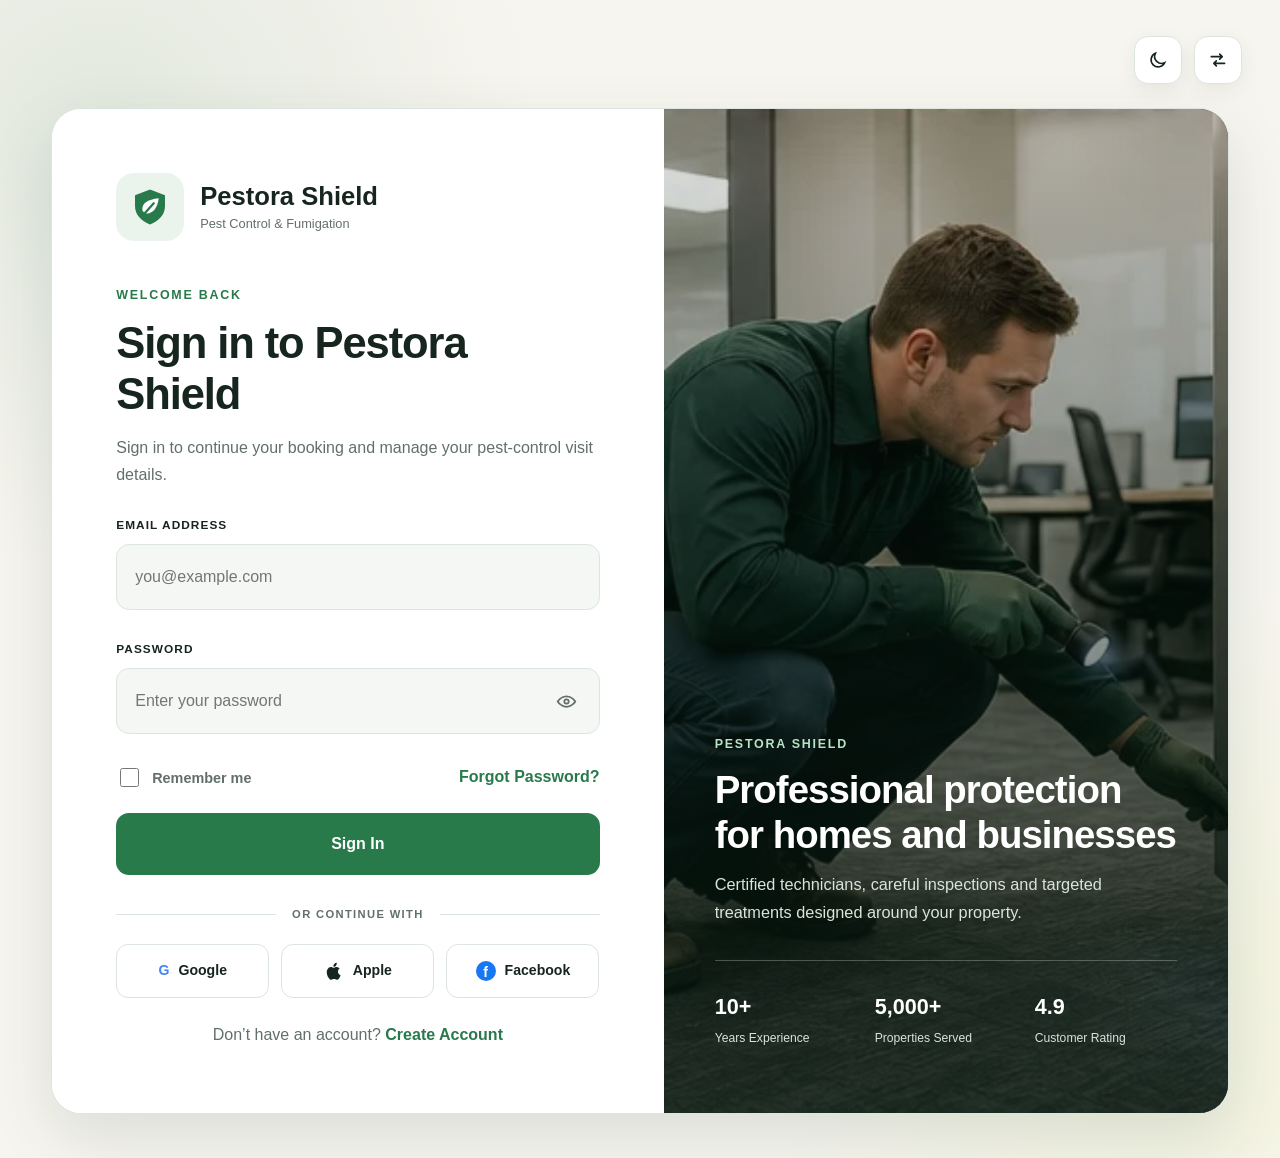
<file: pages/login.html>
<!DOCTYPE html>
<html lang="en">
    <head>
        <meta charset="utf-8" />
        <meta name="viewport" content="width=device-width,initial-scale=1" />
        <title>Sign In | Pestora Shield</title>
        <meta
            name="description"
            content="Sign in to continue your Pestora Shield pest-control booking."
        />
        <link rel="canonical" href="https://example.com/login.html" />
        <meta property="og:title" content="Sign In to Pestora Shield" />
        <meta property="og:description" content="Continue your pest-control visit booking." />
        <meta property="og:type" content="website" />
        <script>
            try {
                document.documentElement.dataset.theme =
                    localStorage.getItem("pestora-theme") ||
                    (matchMedia("(prefers-color-scheme: dark)").matches ? "dark" : "light");
                document.documentElement.dir = localStorage.getItem("pestora-direction") || "ltr";
            } catch (e) {}
        </script>
        <link rel="stylesheet" href="../assets/css/style.css" />
        <link rel="stylesheet" href="../assets/css/responsive.css" />
        <link rel="stylesheet" href="../assets/css/dark-mode.css" />
        <link rel="stylesheet" href="../assets/css/rtl.css" />
        <link rel="icon" type="image/svg+xml" href="../assets/icons/favicon.svg" />
    </head>
    <body class="auth-page" data-page="login">
        <div class="auth-controls" aria-label="Display controls">
            <button class="theme-toggle" type="button" title="Switch color theme">
                <svg class="moon" viewBox="0 0 24 24" aria-hidden="true">
                    <path
                        d="M20 15.2A8.4 8.4 0 0 1 8.8 4a8.5 8.5 0 1 0 11.2 11.2Z"
                        fill="none"
                        stroke="currentColor"
                        stroke-width="2"
                    />
                </svg>
                <svg class="sun" viewBox="0 0 24 24" aria-hidden="true">
                    <circle
                        cx="12"
                        cy="12"
                        r="4"
                        fill="none"
                        stroke="currentColor"
                        stroke-width="2"
                    />
                    <path
                        d="M12 2v2m0 16v2M4.9 4.9l1.4 1.4m11.4 11.4 1.4 1.4M2 12h2m16 0h2M4.9 19.1l1.4-1.4M17.7 6.3l1.4-1.4"
                        stroke="currentColor"
                        stroke-width="2"
                        stroke-linecap="round"
                    />
                </svg>
            </button>
            <button class="direction-toggle" type="button" title="Switch text direction">
                <svg viewBox="0 0 24 24" aria-hidden="true">
                    <path
                        d="M4 8h13m0 0-3-3m3 3-3 3M20 16H7m0 0 3-3m-3 3 3 3"
                        fill="none"
                        stroke="currentColor"
                        stroke-width="2"
                        stroke-linecap="round"
                        stroke-linejoin="round"
                    />
                </svg>
            </button>
        </div>
        <main class="standalone-auth">
            <div class="auth-card-large">
                <div class="auth-form-panel">
                    <!-- ========================================
                         Content
                    ========================================= -->
                    <section class="auth-brand-section" aria-label="Pestora Shield brand">
                        <a class="auth-brand" href="homepage1.html" aria-label="Pestora Shield home">
                            <span class="auth-brand-mark">
<svg viewBox="0 0 32 32" aria-hidden="true">
                <path fill="currentColor" d="M16 2 28 6.5V15c0 7.2-4.7 12-12 15C8.7 27 4 22.2 4 15V6.5L16 2Z" />
                <path fill="#fff" d="M10 19c-1-6 4-9 13-10-1 8-5 13-11 12l-2-2Z" />
                <path fill="none" stroke="currentColor" stroke-width="1.8" stroke-linecap="round" d="m10 23 9-10" />
            </svg>
                            </span>
                            <span>
                                <strong>Pestora Shield</strong>
                                <small>Pest Control &amp; Fumigation</small>
                            </span>
                        </a>
                        <span class="auth-eyebrow">Welcome back</span>
                        <h1>Sign in to Pestora Shield</h1>
                        <p>
                            Sign in to continue your booking and manage your pest-control visit
                            details.
                        </p>
                    </section>
                    <!-- ========================================
                         Content
                    ========================================= -->
                    <section class="auth-form-section" aria-label="Login form">
                        <form data-validate data-redirect="contact.html" novalidate>
                            <div class="auth-field">
                                <label for="login-email">Email address</label>
                                <input
                                    id="login-email"
                                    name="email"
                                    type="email"
                                    autocomplete="email"
                                    placeholder="you@example.com"
                                    required
                                />
                                <span class="error"></span>
                            </div>
                            <div class="auth-field">
                                <label for="login-password">Password</label>
                                <div class="auth-password">
                                    <input
                                        id="login-password"
                                        name="password"
                                        type="password"
                                        autocomplete="current-password"
                                        placeholder="Enter your password"
                                        required
                                    />
                                    <button
                                        class="password-toggle"
                                        type="button"
                                        aria-label="Show password"
                                    >
                                        <svg
                                            class="eye-open"
                                            viewBox="0 0 24 24"
                                            aria-hidden="true"
                                        >
                                            <path
                                                d="M2 12s3.5-6 10-6 10 6 10 6-3.5 6-10 6S2 12 2 12Z"
                                                fill="none"
                                                stroke="currentColor"
                                                stroke-width="2"
                                            />
                                            <circle
                                                cx="12"
                                                cy="12"
                                                r="2.5"
                                                fill="none"
                                                stroke="currentColor"
                                                stroke-width="2"
                                            /></svg
                                        ><svg
                                            class="eye-closed"
                                            viewBox="0 0 24 24"
                                            aria-hidden="true"
                                        >
                                            <path
                                                d="m3 3 18 18M10.6 6.2A10 10 0 0 1 12 6c6.5 0 10 6 10 6a16 16 0 0 1-3 3.7M6.2 6.2C3.4 8 2 12 2 12s3.5 6 10 6a9.7 9.7 0 0 0 3-.5"
                                                fill="none"
                                                stroke="currentColor"
                                                stroke-width="2"
                                                stroke-linecap="round"
                                            />
                                        </svg>
                                    </button>
                                </div>
                                <span class="error"></span>
                            </div>
                            <div class="auth-options">
                                <label class="auth-check">
                                    <input type="checkbox" id="remember" />
                                    <span>Remember me</span>
                                </label>
                                <a href="contact.html">Forgot Password?</a>
                            </div>
                            <button class="btn btn-primary auth-submit" type="submit">
                                Sign In
                            </button>
                            <p class="success" role="status">
                                Login successful. Opening your booking form…
                            </p>
                        </form>
                    </section>
                    <!-- ========================================
                         Content
                    ========================================= -->
                    <section class="auth-social-section" aria-label="Social sign in">
                        <div class="auth-divider"><span>Or continue with</span></div>
                        <div class="social-login">
                            <button type="button" aria-label="Continue with Google">
                                <span class="social-g">G</span>
                                Google
                            </button>
                            <button type="button" aria-label="Continue with Apple">
                                <svg class="social-icon" viewBox="0 0 24 24" aria-hidden="true">
                                    <path
                                        d="M16.7 12.8c0-2.4 2-3.6 2.1-3.7a4.5 4.5 0 0 0-3.5-1.9c-1.5-.2-2.9.9-3.7.9-.8 0-2-1-3.3-.9A4.9 4.9 0 0 0 4.2 9.8c-1.8 3.1-.5 7.7 1.3 10.2.9 1.2 1.9 2.6 3.2 2.5 1.3-.1 1.8-.8 3.4-.8 1.6 0 2 .8 3.4.8 1.4 0 2.3-1.2 3.1-2.5 1-1.4 1.4-2.8 1.4-2.9-.1 0-3.3-1.3-3.3-4.3ZM14.3 5.6A4.3 4.3 0 0 0 15.3 2a4.4 4.4 0 0 0-3 1.5 4 4 0 0 0-1 3.5 3.7 3.7 0 0 0 3-1.4Z"
                                        fill="currentColor"
                                    />
                                </svg>
                                Apple
                            </button>
                            <button type="button" aria-label="Continue with Facebook">
                                <span class="social-f">f</span>
                                Facebook
                            </button>
                        </div>
                    </section>
                    <!-- ========================================
                         Pestora Shield
                    ========================================= -->
                    <section class="auth-switch-section">
                        <p>
                            Don’t have an account?
                            <a href="register.html">Create Account</a>
                        </p>
                    </section>
                </div>
                <!-- ========================================
                     Pestora Shield
                ========================================= -->
                <section class="auth-image-panel" aria-label="Pestora Shield service reassurance">
                    <img
                        src="../assets/images/services/office-inspection.webp"
                        width="512"
                        height="512"
                        alt="Pest-control technician carefully inspecting a modern business property"
                    />
                    <div class="auth-image-overlay">
                        <span class="auth-eyebrow">Pestora Shield</span>
                        <h2>Professional protection for homes and businesses</h2>
                        <p>
                            Certified technicians, careful inspections and targeted treatments
                            designed around your property.
                        </p>
                        <div class="auth-stats">
                            <span>
                                <strong>10+</strong>
                                Years Experience
                            </span>
                            <span>
                                <strong>5,000+</strong>
                                Properties Served
                            </span>
                            <span>
                                <strong>4.9</strong>
                                Customer Rating
                            </span>
                        </div>
                    </div>
                </section>
            </div>
        </main>
        <script defer src="../assets/js/main.js"></script>
    </body>
</html>
</file>
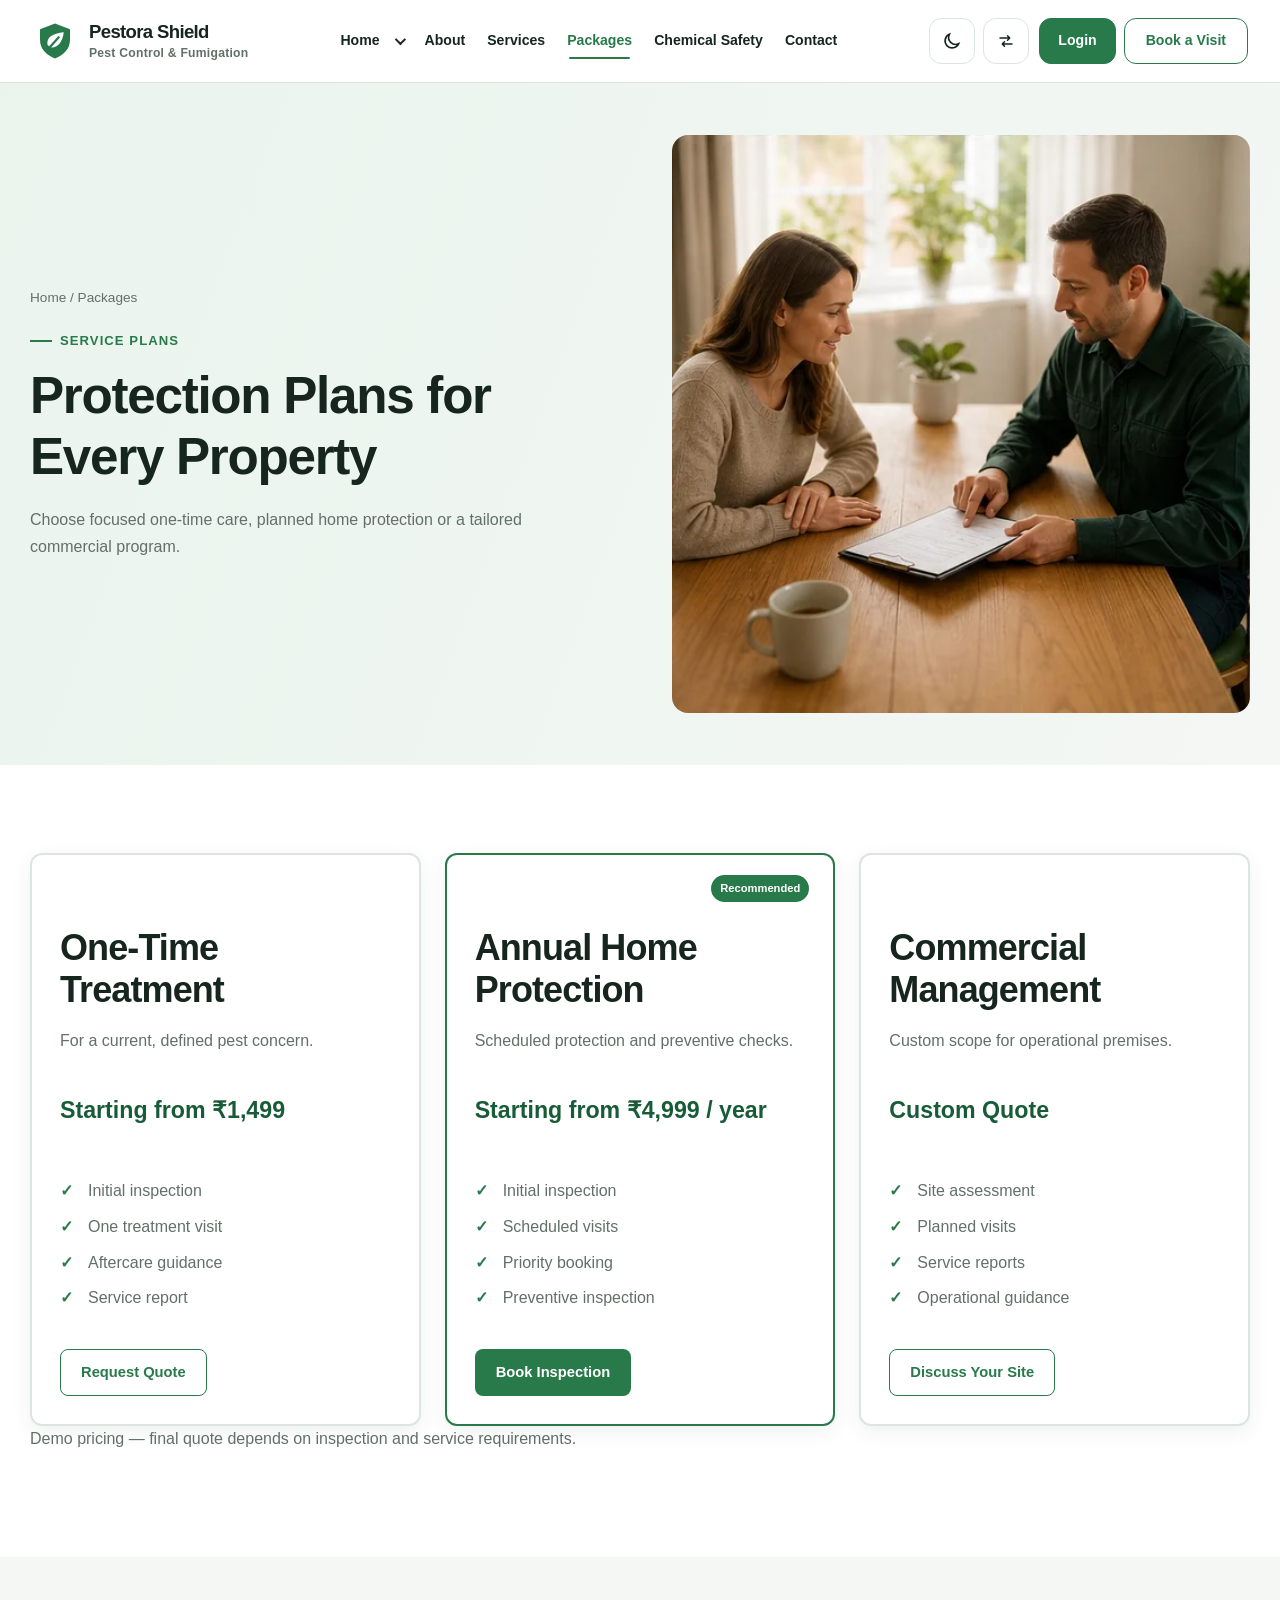
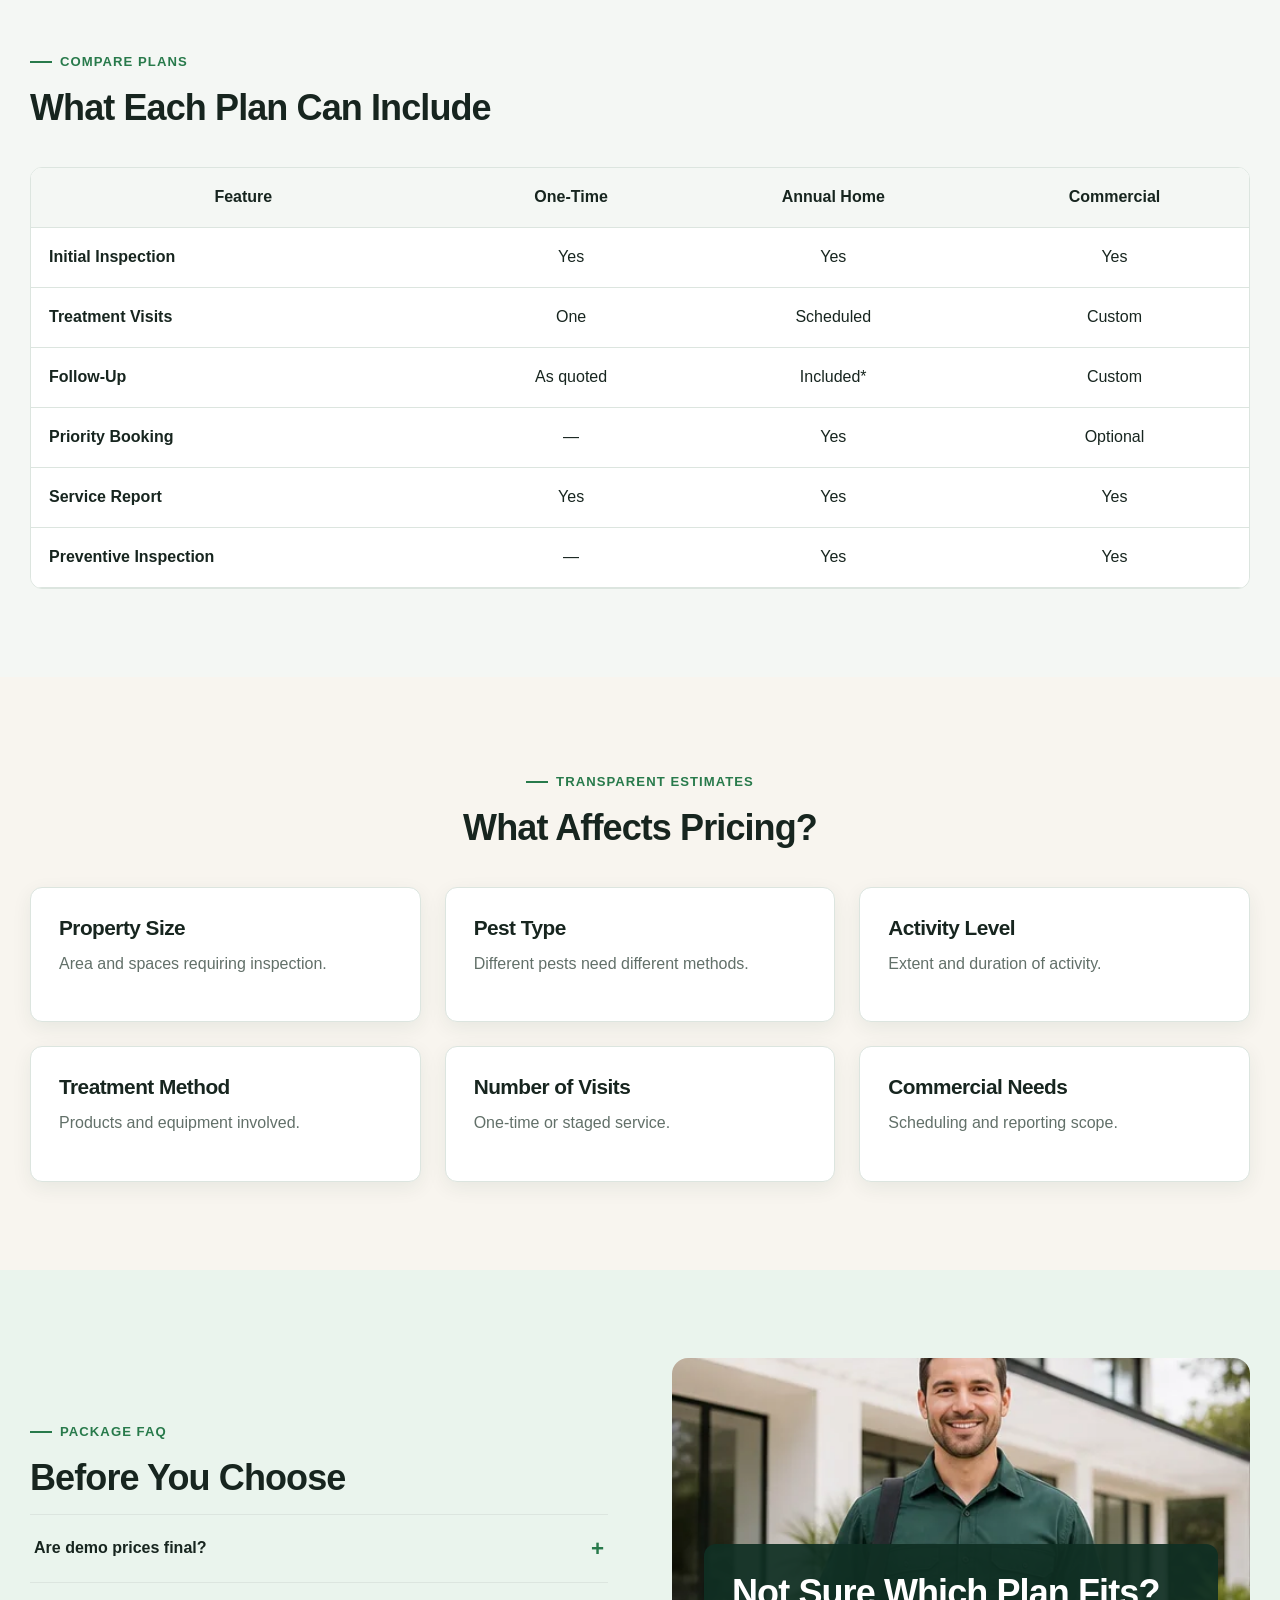
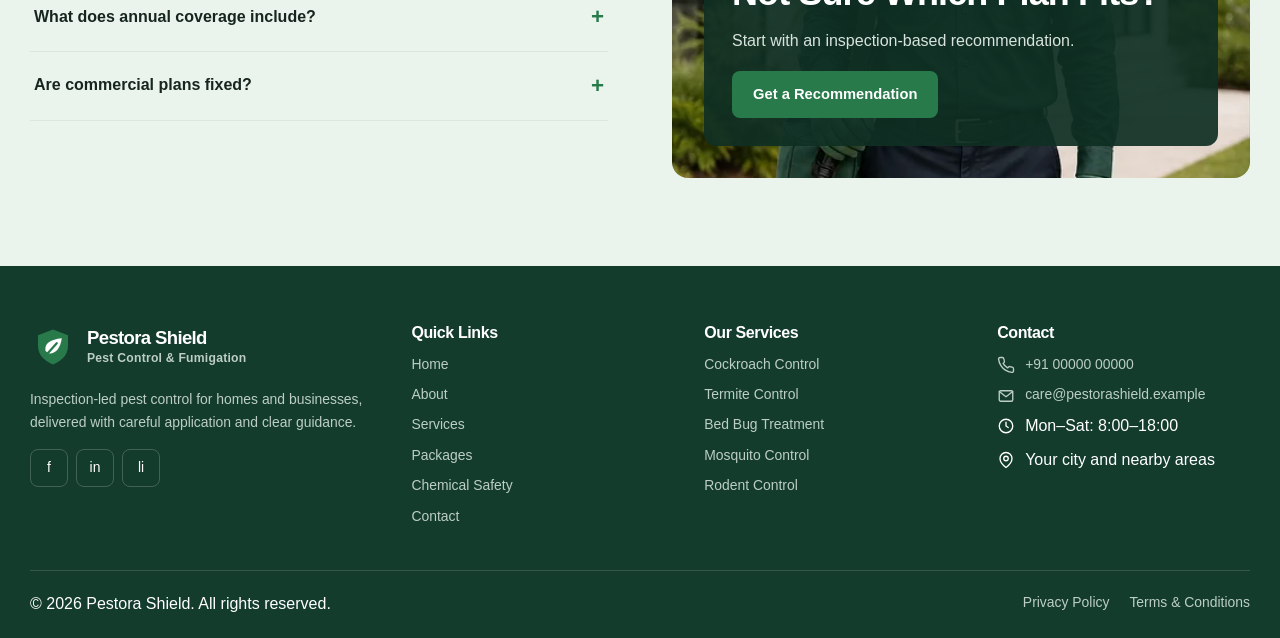
<file: pages/packages.html>
<!DOCTYPE html>
<html lang="en">
    <head>
        <meta charset="utf-8" />
        <meta name="viewport" content="width=device-width,initial-scale=1" />
        <title>Pest-Control Packages | Pestora Shield</title>
        <meta
            name="description"
            content="Compare one-time, annual home and commercial pest-management plans."
        />
        <link rel="canonical" href="https://example.com/packages.html" />
        <meta property="og:title" content="Pest-Control Protection Plans" />
        <meta property="og:description" content="Flexible service plans for every property." />
        <meta property="og:type" content="website" />
        <link rel="stylesheet" href="../assets/css/style.css" />
        <link rel="stylesheet" href="../assets/css/responsive.css" />
        <link rel="stylesheet" href="../assets/css/dark-mode.css" />
        <link rel="stylesheet" href="../assets/css/rtl.css" />
        <link rel="icon" type="image/svg+xml" href="../assets/icons/favicon.svg" />
    </head>
    <body data-page="packages">
        <div data-header></div>
        <main>
            <!-- ========================================
                 Service Plans
            ========================================= -->
            <section class="inner-hero">
                <div class="container split">
                    <div>
                        <div class="breadcrumb">
                            <a href="homepage1.html">Home</a>
                            / Packages
                        </div>
                        <span class="eyebrow">Service Plans</span>
                        <h1>Protection Plans for Every Property</h1>
                        <p>
                            Choose focused one-time care, planned home protection or a tailored
                            commercial program.
                        </p>
                    </div>
                    <div class="visual">
                        <img
                            src="../assets/images/packages/protection-planning.webp"
                            width="512"
                            height="512"
                            alt="Technician discussing a pest-protection plan with a customer"
                        />
                    </div>
                </div>
            </section>
            <!-- ========================================
                 One-Time Treatment
            ========================================= -->
            <section class="section">
                <div class="container">
                    <div class="grid grid-3 pricing-grid">
                        <article class="card">
                            <h2>One-Time Treatment</h2>
                            <p>For a current, defined pest concern.</p>
                            <div class="price">Starting from ₹1,499</div>
                            <ul class="check-list">
                                <li>Initial inspection</li>
                                <li>One treatment visit</li>
                                <li>Aftercare guidance</li>
                                <li>Service report</li>
                            </ul>
                            <a class="btn btn-outline" href="contact.html">Request Quote</a>
                        </article>
                        <article class="card recommended">
                            <h2>Annual Home Protection</h2>
                            <p>Scheduled protection and preventive checks.</p>
                            <div class="price">Starting from ₹4,999 / year</div>
                            <ul class="check-list">
                                <li>Initial inspection</li>
                                <li>Scheduled visits</li>
                                <li>Priority booking</li>
                                <li>Preventive inspection</li>
                            </ul>
                            <a class="btn btn-primary" href="login.html">Book Inspection</a>
                        </article>
                        <article class="card">
                            <h2>Commercial Management</h2>
                            <p>Custom scope for operational premises.</p>
                            <div class="price">Custom Quote</div>
                            <ul class="check-list">
                                <li>Site assessment</li>
                                <li>Planned visits</li>
                                <li>Service reports</li>
                                <li>Operational guidance</li>
                            </ul>
                            <a class="btn btn-outline" href="contact.html">Discuss Your Site</a>
                        </article>
                    </div>
                    <p>
                        Demo pricing — final quote depends on inspection and service requirements.
                    </p>
                </div>
            </section>
            <!-- ========================================
                 Compare Plans
            ========================================= -->
            <section class="section section-soft">
                <div class="container">
                    <div class="section-head">
                        <span class="eyebrow">Compare Plans</span>
                        <h2>What Each Plan Can Include</h2>
                    </div>
                    <div class="table-wrap" role="region" aria-label="Plan comparison" tabindex="0">
                        <table>
                            <thead>
                                <tr>
                                    <th scope="col">Feature</th>
                                    <th scope="col">One-Time</th>
                                    <th scope="col">Annual Home</th>
                                    <th scope="col">Commercial</th>
                                </tr>
                            </thead>
                            <tbody>
                                <tr>
                                    <td>Initial Inspection</td>
                                    <td>Yes</td>
                                    <td>Yes</td>
                                    <td>Yes</td>
                                </tr>
                                <tr>
                                    <td>Treatment Visits</td>
                                    <td>One</td>
                                    <td>Scheduled</td>
                                    <td>Custom</td>
                                </tr>
                                <tr>
                                    <td>Follow-Up</td>
                                    <td>As quoted</td>
                                    <td>Included*</td>
                                    <td>Custom</td>
                                </tr>
                                <tr>
                                    <td>Priority Booking</td>
                                    <td>—</td>
                                    <td>Yes</td>
                                    <td>Optional</td>
                                </tr>
                                <tr>
                                    <td>Service Report</td>
                                    <td>Yes</td>
                                    <td>Yes</td>
                                    <td>Yes</td>
                                </tr>
                                <tr>
                                    <td>Preventive Inspection</td>
                                    <td>—</td>
                                    <td>Yes</td>
                                    <td>Yes</td>
                                </tr>
                            </tbody>
                        </table>
                    </div>
                </div>
            </section>
            <!-- ========================================
                 Transparent Estimates
            ========================================= -->
            <section class="section section-warm">
                <div class="container">
                    <div class="section-head center">
                        <span class="eyebrow">Transparent Estimates</span>
                        <h2>What Affects Pricing?</h2>
                    </div>
                    <div class="grid grid-3">
                        <article class="card">
                            <h3>Property Size</h3>
                            <p>Area and spaces requiring inspection.</p>
                        </article>
                        <article class="card">
                            <h3>Pest Type</h3>
                            <p>Different pests need different methods.</p>
                        </article>
                        <article class="card">
                            <h3>Activity Level</h3>
                            <p>Extent and duration of activity.</p>
                        </article>
                        <article class="card">
                            <h3>Treatment Method</h3>
                            <p>Products and equipment involved.</p>
                        </article>
                        <article class="card">
                            <h3>Number of Visits</h3>
                            <p>One-time or staged service.</p>
                        </article>
                        <article class="card">
                            <h3>Commercial Needs</h3>
                            <p>Scheduling and reporting scope.</p>
                        </article>
                    </div>
                </div>
            </section>
            <!-- ========================================
                 Package FAQ
            ========================================= -->
            <section class="section section-tint">
                <div class="container split">
                    <div>
                        <span class="eyebrow">Package FAQ</span>
                        <h2>Before You Choose</h2>
                        <div class="faq-list">
                            <div class="faq-item">
                                <button
                                    class="faq-button"
                                    aria-expanded="false"
                                    aria-controls="pf1"
                                >
                                    Are demo prices final?
                                </button>
                                <div class="faq-panel" id="pf1">
                                    <p>
                                        No. An inspection-based quote confirms actual scope and
                                        cost.
                                    </p>
                                </div>
                            </div>
                            <div class="faq-item">
                                <button
                                    class="faq-button"
                                    aria-expanded="false"
                                    aria-controls="pf2"
                                >
                                    What does annual coverage include?
                                </button>
                                <div class="faq-panel" id="pf2">
                                    <p>Final inclusions are listed in your service proposal.</p>
                                </div>
                            </div>
                            <div class="faq-item">
                                <button
                                    class="faq-button"
                                    aria-expanded="false"
                                    aria-controls="pf3"
                                >
                                    Are commercial plans fixed?
                                </button>
                                <div class="faq-panel" id="pf3">
                                    <p>Commercial programs are tailored to site requirements.</p>
                                </div>
                            </div>
                        </div>
                    </div>
                    <aside class="photo-band">
                        <img
                            src="../assets/images/home-1/hero-technician.webp"
                            width="512"
                            height="512"
                            loading="lazy"
                            alt="Pestora Shield technician ready for a service visit"
                        />
                        <div class="photo-band-overlay">
                            <h2>Not Sure Which Plan Fits?</h2>
                            <p>Start with an inspection-based recommendation.</p>
                            <a class="btn btn-primary" href="login.html">Get a Recommendation</a>
                        </div>
                    </aside>
                </div>
            </section>
        </main>
        <div data-footer></div>
        <script defer src="../assets/js/main.js"></script>
    </body>
</html>
</file>
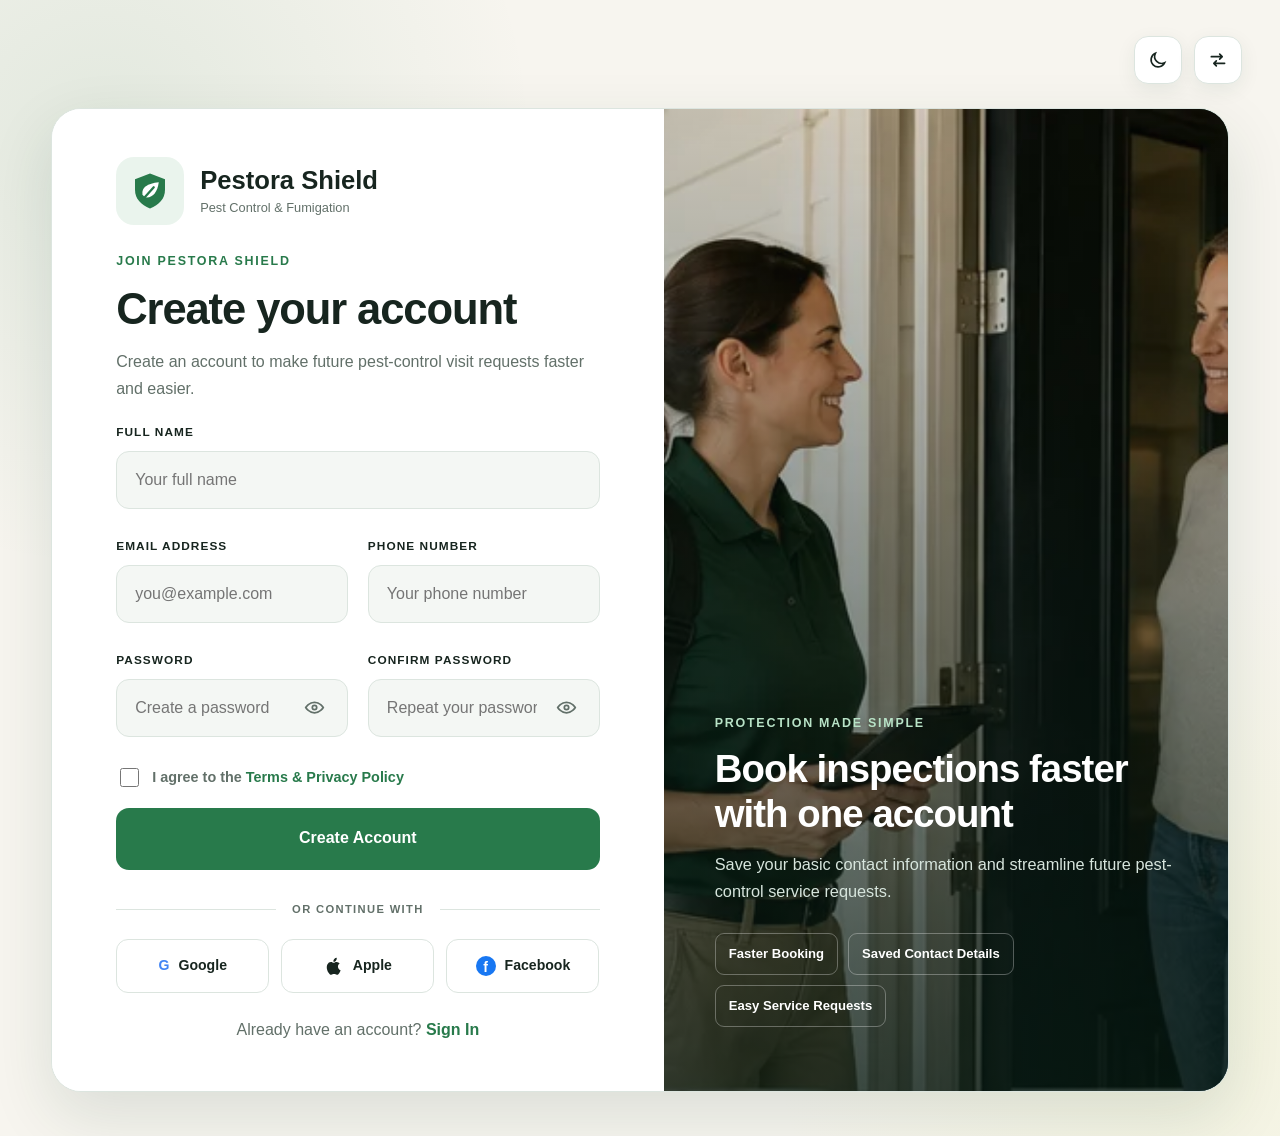
<file: pages/register.html>
<!DOCTYPE html>
<html lang="en">
    <head>
        <meta charset="utf-8" />
        <meta name="viewport" content="width=device-width,initial-scale=1" />
        <title>Create Account | Pestora Shield</title>
        <meta
            name="description"
            content="Create a Pestora Shield account for faster pest-control visit requests."
        />
        <link rel="canonical" href="https://example.com/register.html" />
        <meta property="og:title" content="Create a Pestora Shield Account" />
        <meta property="og:description" content="Streamline future pest-control requests." />
        <meta property="og:type" content="website" />
        <script>
            try {
                document.documentElement.dataset.theme =
                    localStorage.getItem("pestora-theme") ||
                    (matchMedia("(prefers-color-scheme: dark)").matches ? "dark" : "light");
                document.documentElement.dir = localStorage.getItem("pestora-direction") || "ltr";
            } catch (e) {}
        </script>
        <link rel="stylesheet" href="../assets/css/style.css" />
        <link rel="stylesheet" href="../assets/css/responsive.css" />
        <link rel="stylesheet" href="../assets/css/dark-mode.css" />
        <link rel="stylesheet" href="../assets/css/rtl.css" />
        <link rel="icon" type="image/svg+xml" href="../assets/icons/favicon.svg" />
    </head>
    <body class="auth-page" data-page="register">
        <div class="auth-controls" aria-label="Display controls">
            <button class="theme-toggle" type="button" title="Switch color theme">
                <svg class="moon" viewBox="0 0 24 24" aria-hidden="true">
                    <path
                        d="M20 15.2A8.4 8.4 0 0 1 8.8 4a8.5 8.5 0 1 0 11.2 11.2Z"
                        fill="none"
                        stroke="currentColor"
                        stroke-width="2"
                    /></svg
                ><svg class="sun" viewBox="0 0 24 24" aria-hidden="true">
                    <circle
                        cx="12"
                        cy="12"
                        r="4"
                        fill="none"
                        stroke="currentColor"
                        stroke-width="2"
                    />
                    <path
                        d="M12 2v2m0 16v2M4.9 4.9l1.4 1.4m11.4 11.4 1.4 1.4M2 12h2m16 0h2M4.9 19.1l1.4-1.4M17.7 6.3l1.4-1.4"
                        stroke="currentColor"
                        stroke-width="2"
                        stroke-linecap="round"
                    />
                </svg>
            </button>
            <button class="direction-toggle" type="button" title="Switch text direction">
                <svg viewBox="0 0 24 24" aria-hidden="true">
                    <path
                        d="M4 8h13m0 0-3-3m3 3-3 3M20 16H7m0 0 3-3m-3 3 3 3"
                        fill="none"
                        stroke="currentColor"
                        stroke-width="2"
                        stroke-linecap="round"
                        stroke-linejoin="round"
                    />
                </svg>
            </button>
        </div>
        <main class="standalone-auth">
            <div class="auth-card-large">
                <div class="auth-form-panel register-panel">
                    <!-- ========================================
                         Content
                    ========================================= -->
                    <section class="auth-brand-section" aria-label="Pestora Shield brand">
                        <a class="auth-brand" href="homepage1.html" aria-label="Pestora Shield home">
                            <span class="auth-brand-mark">
<svg viewBox="0 0 32 32" aria-hidden="true">
                <path fill="currentColor" d="M16 2 28 6.5V15c0 7.2-4.7 12-12 15C8.7 27 4 22.2 4 15V6.5L16 2Z" />
                <path fill="#fff" d="M10 19c-1-6 4-9 13-10-1 8-5 13-11 12l-2-2Z" />
                <path fill="none" stroke="currentColor" stroke-width="1.8" stroke-linecap="round" d="m10 23 9-10" />
            </svg>
                            </span>
                            <span>
                                <strong>Pestora Shield</strong>
                                <small>Pest Control &amp; Fumigation</small>
                            </span>
                        </a>
                        <span class="auth-eyebrow">Join Pestora Shield</span>
                        <h1>Create your account</h1>
                        <p>
                            Create an account to make future pest-control visit requests faster and
                            easier.
                        </p>
                    </section>
                    <!-- ========================================
                         Content
                    ========================================= -->
                    <section class="auth-form-section" aria-label="Registration form">
                        <form data-validate data-redirect="login.html" novalidate>
                            <div class="auth-form-grid">
                                <div class="auth-field full">
                                    <label for="full-name">Full name</label>
                                    <input
                                        id="full-name"
                                        name="name"
                                        autocomplete="name"
                                        placeholder="Your full name"
                                        required
                                    />
                                    <span class="error"></span>
                                </div>
                                <div class="auth-field">
                                    <label for="register-email">Email address</label>
                                    <input
                                        id="register-email"
                                        name="email"
                                        type="email"
                                        autocomplete="email"
                                        placeholder="you@example.com"
                                        required
                                    />
                                    <span class="error"></span>
                                </div>
                                <div class="auth-field">
                                    <label for="phone">Phone number</label>
                                    <input
                                        id="phone"
                                        name="phone"
                                        autocomplete="tel"
                                        inputmode="tel"
                                        placeholder="Your phone number"
                                        required
                                    />
                                    <span class="error"></span>
                                </div>
                                <div class="auth-field">
                                    <label for="register-password">Password</label>
                                    <div class="auth-password">
                                        <input
                                            id="register-password"
                                            name="password"
                                            type="password"
                                            autocomplete="new-password"
                                            placeholder="Create a password"
                                            required
                                        />
                                        <button
                                            class="password-toggle"
                                            type="button"
                                            aria-label="Show password"
                                        >
                                            <svg
                                                class="eye-open"
                                                viewBox="0 0 24 24"
                                                aria-hidden="true"
                                            >
                                                <path
                                                    d="M2 12s3.5-6 10-6 10 6 10 6-3.5 6-10 6S2 12 2 12Z"
                                                    fill="none"
                                                    stroke="currentColor"
                                                    stroke-width="2"
                                                />
                                                <circle
                                                    cx="12"
                                                    cy="12"
                                                    r="2.5"
                                                    fill="none"
                                                    stroke="currentColor"
                                                    stroke-width="2"
                                                /></svg
                                            ><svg
                                                class="eye-closed"
                                                viewBox="0 0 24 24"
                                                aria-hidden="true"
                                            >
                                                <path
                                                    d="m3 3 18 18M10.6 6.2A10 10 0 0 1 12 6c6.5 0 10 6 10 6a16 16 0 0 1-3 3.7M6.2 6.2C3.4 8 2 12 2 12s3.5 6 10 6a9.7 9.7 0 0 0 3-.5"
                                                    fill="none"
                                                    stroke="currentColor"
                                                    stroke-width="2"
                                                    stroke-linecap="round"
                                                />
                                            </svg>
                                        </button>
                                    </div>
                                    <span class="error"></span>
                                </div>
                                <div class="auth-field">
                                    <label for="confirm-password">Confirm password</label>
                                    <div class="auth-password">
                                        <input
                                            id="confirm-password"
                                            name="confirmPassword"
                                            type="password"
                                            autocomplete="new-password"
                                            placeholder="Repeat your password"
                                            required
                                        />
                                        <button
                                            class="password-toggle"
                                            type="button"
                                            aria-label="Show password"
                                        >
                                            <svg
                                                class="eye-open"
                                                viewBox="0 0 24 24"
                                                aria-hidden="true"
                                            >
                                                <path
                                                    d="M2 12s3.5-6 10-6 10 6 10 6-3.5 6-10 6S2 12 2 12Z"
                                                    fill="none"
                                                    stroke="currentColor"
                                                    stroke-width="2"
                                                />
                                                <circle
                                                    cx="12"
                                                    cy="12"
                                                    r="2.5"
                                                    fill="none"
                                                    stroke="currentColor"
                                                    stroke-width="2"
                                                /></svg
                                            ><svg
                                                class="eye-closed"
                                                viewBox="0 0 24 24"
                                                aria-hidden="true"
                                            >
                                                <path
                                                    d="m3 3 18 18M10.6 6.2A10 10 0 0 1 12 6c6.5 0 10 6 10 6a16 16 0 0 1-3 3.7M6.2 6.2C3.4 8 2 12 2 12s3.5 6 10 6a9.7 9.7 0 0 0 3-.5"
                                                    fill="none"
                                                    stroke="currentColor"
                                                    stroke-width="2"
                                                    stroke-linecap="round"
                                                />
                                            </svg>
                                        </button>
                                    </div>
                                    <span class="error"></span>
                                </div>
                            </div>
                            <label class="auth-check terms-check">
                                <input type="checkbox" required />
                                <span>
                                    I agree to the
                                    <a href="contact.html">Terms &amp; Privacy Policy</a>
                                </span>
                                <span class="error"></span>
                            </label>
                            <button class="btn btn-primary auth-submit" type="submit">
                                Create Account
                            </button>
                            <p class="success" role="status">
                                Account form validated. Returning to sign in…
                            </p>
                        </form>
                    </section>
                    <!-- ========================================
                         Content
                    ========================================= -->
                    <section class="auth-social-section" aria-label="Social registration">
                        <div class="auth-divider"><span>Or continue with</span></div>
                        <div class="social-login">
                            <button type="button" aria-label="Continue with Google">
                                <span class="social-g">G</span>
                                Google
                            </button>
                            <button type="button" aria-label="Continue with Apple">
                                <svg class="social-icon" viewBox="0 0 24 24" aria-hidden="true">
                                    <path
                                        d="M16.7 12.8c0-2.4 2-3.6 2.1-3.7a4.5 4.5 0 0 0-3.5-1.9c-1.5-.2-2.9.9-3.7.9-.8 0-2-1-3.3-.9A4.9 4.9 0 0 0 4.2 9.8c-1.8 3.1-.5 7.7 1.3 10.2.9 1.2 1.9 2.6 3.2 2.5 1.3-.1 1.8-.8 3.4-.8 1.6 0 2 .8 3.4.8 1.4 0 2.3-1.2 3.1-2.5 1-1.4 1.4-2.8 1.4-2.9-.1 0-3.3-1.3-3.3-4.3ZM14.3 5.6A4.3 4.3 0 0 0 15.3 2a4.4 4.4 0 0 0-3 1.5 4 4 0 0 0-1 3.5 3.7 3.7 0 0 0 3-1.4Z"
                                        fill="currentColor"
                                    />
                                </svg>
                                Apple
                            </button>
                            <button type="button" aria-label="Continue with Facebook">
                                <span class="social-f">f</span>
                                Facebook
                            </button>
                        </div>
                    </section>
                    <!-- ========================================
                         Protection made simple
                    ========================================= -->
                    <section class="auth-switch-section">
                        <p>
                            Already have an account?
                            <a href="login.html">Sign In</a>
                        </p>
                    </section>
                </div>
                <!-- ========================================
                     Protection made simple
                ========================================= -->
                <section class="auth-image-panel" aria-label="Account benefits">
                    <img
                        src="../assets/images/contact/customer-visit.webp"
                        width="512"
                        height="512"
                        alt="Pest-control technician discussing an inspection with a homeowner"
                    />
                    <div class="auth-image-overlay">
                        <span class="auth-eyebrow">Protection made simple</span>
                        <h2>Book inspections faster with one account</h2>
                        <p>
                            Save your basic contact information and streamline future pest-control
                            service requests.
                        </p>
                        <div class="auth-benefits">
                            <span>Faster Booking</span>
                            <span>Saved Contact Details</span>
                            <span>Easy Service Requests</span>
                        </div>
                    </div>
                </section>
            </div>
        </main>
        <script defer src="../assets/js/main.js"></script>
    </body>
</html>
</file>
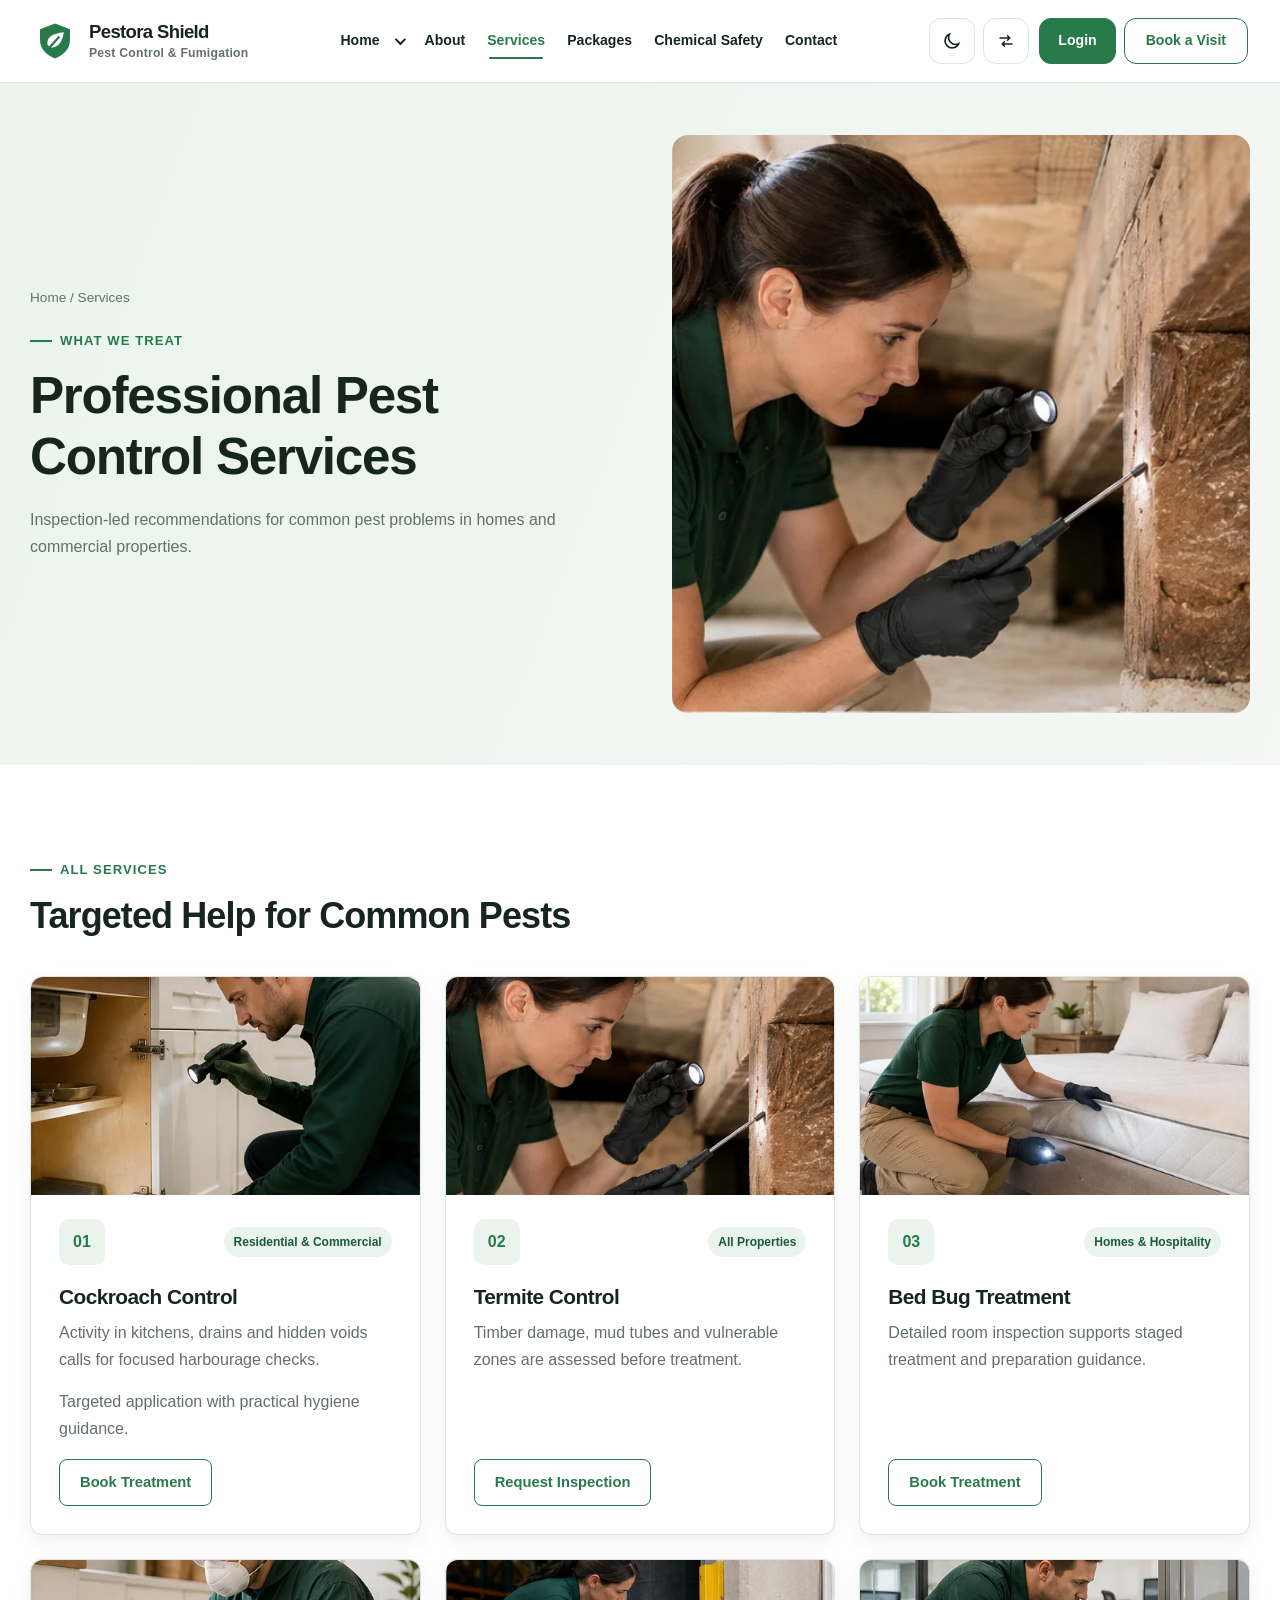
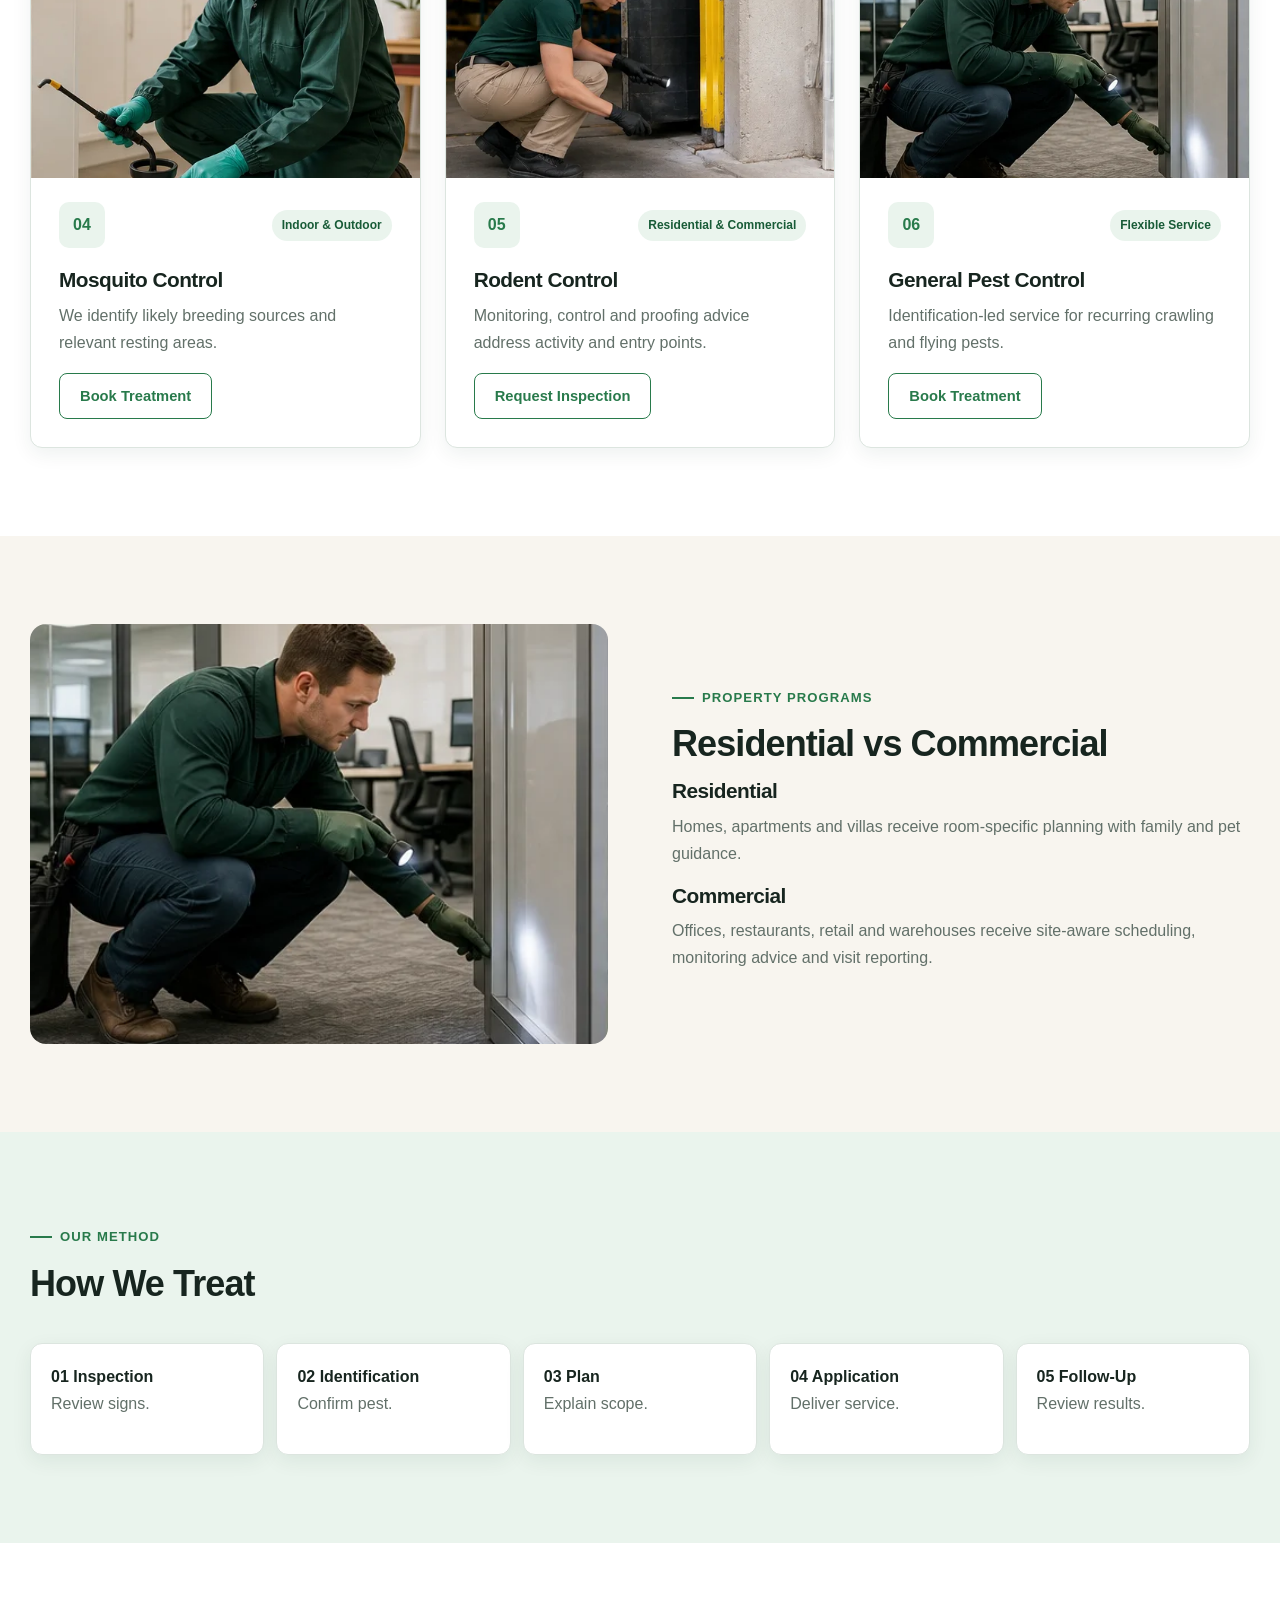
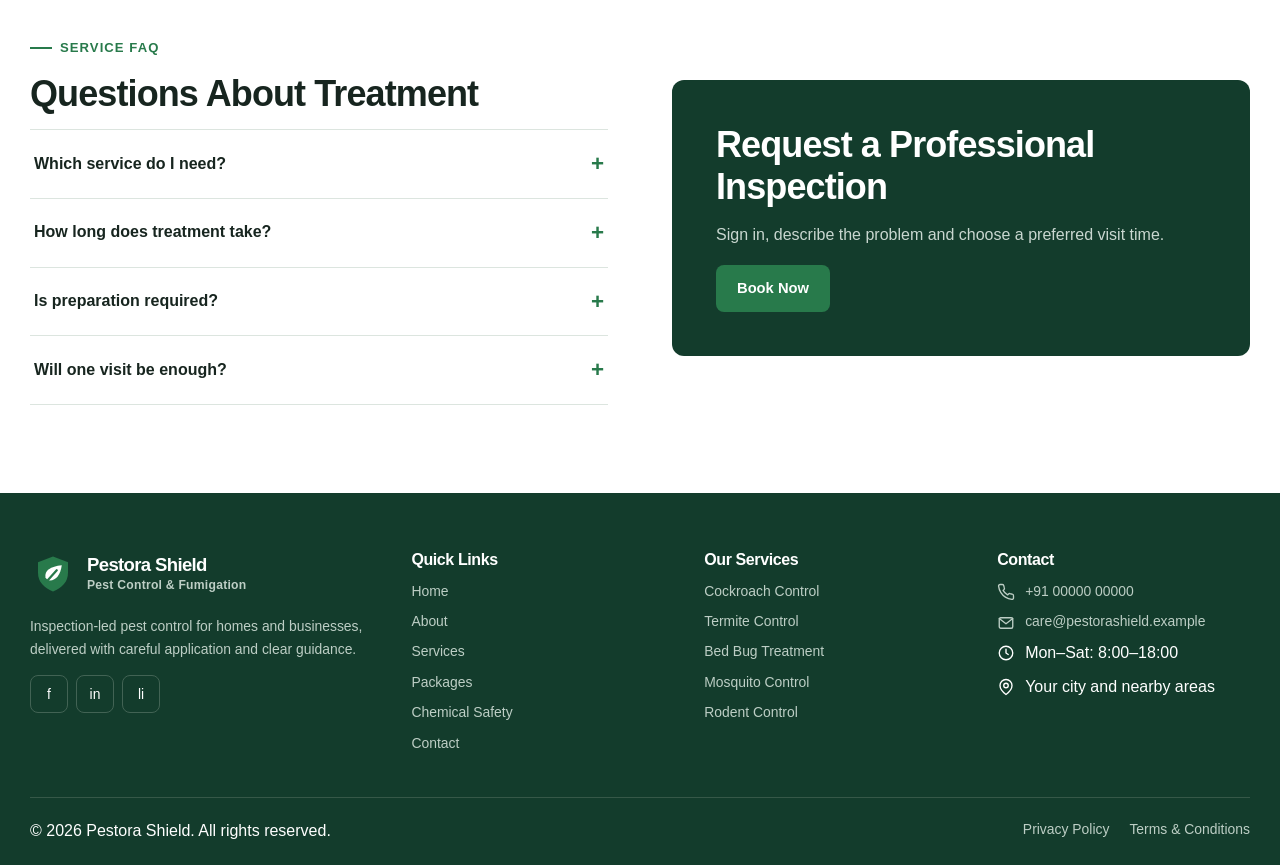
<file: pages/services.html>
<!DOCTYPE html>
<html lang="en">
    <head>
        <meta charset="utf-8" />
        <meta name="viewport" content="width=device-width,initial-scale=1" />
        <title>Pest Control Services | Pestora Shield</title>
        <meta
            name="description"
            content="Explore targeted services for cockroaches, termites, bed bugs, mosquitoes, rodents and general pests."
        />
        <link rel="canonical" href="https://example.com/services.html" />
        <meta property="og:title" content="Professional Pest Control Services" />
        <meta property="og:description" content="Residential and commercial pest treatment." />
        <meta property="og:type" content="website" />
        <link rel="stylesheet" href="../assets/css/style.css" />
        <link rel="stylesheet" href="../assets/css/responsive.css" />
        <link rel="stylesheet" href="../assets/css/dark-mode.css" />
        <link rel="stylesheet" href="../assets/css/rtl.css" />
        <link rel="icon" type="image/svg+xml" href="../assets/icons/favicon.svg" />
    </head>
    <body data-page="services">
        <div data-header></div>
        <main>
            <!-- ========================================
                 What We Treat
            ========================================= -->
            <section class="inner-hero">
                <div class="container split">
                    <div>
                        <div class="breadcrumb">
                            <a href="homepage1.html">Home</a>
                            / Services
                        </div>
                        <span class="eyebrow">What We Treat</span>
                        <h1>Professional Pest Control Services</h1>
                        <p>
                            Inspection-led recommendations for common pest problems in homes and
                            commercial properties.
                        </p>
                    </div>
                    <div class="visual">
                        <img
                            src="../assets/images/services/termite-inspection.webp"
                            width="512"
                            height="512"
                            alt="Technician conducting a careful termite inspection"
                        />
                    </div>
                </div>
            </section>
            <!-- ========================================
                 All Services
            ========================================= -->
            <section class="section">
                <div class="container">
                    <div class="section-head">
                        <span class="eyebrow">All Services</span>
                        <h2>Targeted Help for Common Pests</h2>
                    </div>
                    <div class="grid grid-3">
                        <article class="card flex" id="cockroach">
                            <div class="service-card-image">
                                <img
                                    src="../assets/images/home-2/kitchen-inspection.webp"
                                    width="512"
                                    height="512"
                                    loading="lazy"
                                    alt="Technician inspecting a kitchen for pest activity"
                                />
                            </div>
                            <div class="service-card-top">
                                <span class="icon">01</span>
                                <span class="badge">Residential &amp; Commercial</span>
                            </div>
                            <h3>Cockroach Control</h3>
                            <p>
                                Activity in kitchens, drains and hidden voids calls for focused
                                harbourage checks.
                            </p>
                            <p>Targeted application with practical hygiene guidance.</p>
                            <a class="btn btn-outline" href="login.html">Book Treatment</a>
                        </article>
                        <article class="card flex" id="termite">
                            <div class="service-card-image">
                                <img
                                    src="../assets/images/services/termite-inspection.webp"
                                    width="512"
                                    height="512"
                                    loading="lazy"
                                    alt="Professional termite inspection"
                                />
                            </div>
                            <div class="service-card-top">
                                <span class="icon">02</span>
                                <span class="badge">All Properties</span>
                            </div>
                            <h3>Termite Control</h3>
                            <p>
                                Timber damage, mud tubes and vulnerable zones are assessed before
                                treatment.
                            </p>
                            <a class="btn btn-outline" href="login.html">Request Inspection</a>
                        </article>
                        <article class="card flex" id="bed-bug">
                            <div class="service-card-image">
                                <img
                                    src="../assets/images/services/bed-bug-inspection.webp"
                                    width="512"
                                    height="512"
                                    loading="lazy"
                                    alt="Technician inspecting a mattress seam"
                                />
                            </div>
                            <div class="service-card-top">
                                <span class="icon">03</span>
                                <span class="badge">Homes &amp; Hospitality</span>
                            </div>
                            <h3>Bed Bug Treatment</h3>
                            <p>
                                Detailed room inspection supports staged treatment and preparation
                                guidance.
                            </p>
                            <a class="btn btn-outline" href="login.html">Book Treatment</a>
                        </article>
                        <article class="card flex" id="mosquito">
                            <div class="service-card-image">
                                <img
                                    src="../assets/images/safety/technician-ppe.webp"
                                    width="512"
                                    height="512"
                                    loading="lazy"
                                    alt="Technician wearing protective equipment for indoor pest treatment"
                                />
                            </div>
                            <div class="service-card-top">
                                <span class="icon">04</span>
                                <span class="badge">Indoor &amp; Outdoor</span>
                            </div>
                            <h3>Mosquito Control</h3>
                            <p>We identify likely breeding sources and relevant resting areas.</p>
                            <a class="btn btn-outline" href="login.html">Book Treatment</a>
                        </article>
                        <article class="card flex" id="rodent">
                            <div class="service-card-image">
                                <img
                                    src="../assets/images/home-2/warehouse-inspection.webp"
                                    width="512"
                                    height="512"
                                    loading="lazy"
                                    alt="Technician checking a warehouse doorway for pest entry points"
                                />
                            </div>
                            <div class="service-card-top">
                                <span class="icon">05</span>
                                <span class="badge">Residential &amp; Commercial</span>
                            </div>
                            <h3>Rodent Control</h3>
                            <p>
                                Monitoring, control and proofing advice address activity and entry
                                points.
                            </p>
                            <a class="btn btn-outline" href="login.html">Request Inspection</a>
                        </article>
                        <article class="card flex" id="general">
                            <div class="service-card-image">
                                <img
                                    src="../assets/images/services/office-inspection.webp"
                                    width="512"
                                    height="512"
                                    loading="lazy"
                                    alt="Technician inspecting an office for pest activity"
                                />
                            </div>
                            <div class="service-card-top">
                                <span class="icon">06</span>
                                <span class="badge">Flexible Service</span>
                            </div>
                            <h3>General Pest Control</h3>
                            <p>
                                Identification-led service for recurring crawling and flying pests.
                            </p>
                            <a class="btn btn-outline" href="login.html">Book Treatment</a>
                        </article>
                    </div>
                </div>
            </section>
            <!-- ========================================
                 Property Programs
            ========================================= -->
            <section class="section section-warm">
                <div class="container split">
                    <div class="photo-band">
                        <img
                            src="../assets/images/services/office-inspection.webp"
                            width="512"
                            height="512"
                            loading="lazy"
                            alt="Technician inspecting a commercial office"
                        />
                    </div>
                    <div>
                        <span class="eyebrow">Property Programs</span>
                        <h2>Residential vs Commercial</h2>
                        <h3>Residential</h3>
                        <p>
                            Homes, apartments and villas receive room-specific planning with family
                            and pet guidance.
                        </p>
                        <h3>Commercial</h3>
                        <p>
                            Offices, restaurants, retail and warehouses receive site-aware
                            scheduling, monitoring advice and visit reporting.
                        </p>
                    </div>
                </div>
            </section>
            <!-- ========================================
                 Our Method
            ========================================= -->
            <section class="section section-tint">
                <div class="container">
                    <div class="section-head">
                        <span class="eyebrow">Our Method</span>
                        <h2>How We Treat</h2>
                    </div>
                    <div class="timeline">
                        <article class="card">
                            <strong>01 Inspection</strong>
                            <p>Review signs.</p>
                        </article>
                        <article class="card">
                            <strong>02 Identification</strong>
                            <p>Confirm pest.</p>
                        </article>
                        <article class="card">
                            <strong>03 Plan</strong>
                            <p>Explain scope.</p>
                        </article>
                        <article class="card">
                            <strong>04 Application</strong>
                            <p>Deliver service.</p>
                        </article>
                        <article class="card">
                            <strong>05 Follow-Up</strong>
                            <p>Review results.</p>
                        </article>
                    </div>
                </div>
            </section>
            <!-- ========================================
                 Service FAQ
            ========================================= -->
            <section class="section">
                <div class="container split">
                    <div>
                        <span class="eyebrow">Service FAQ</span>
                        <h2>Questions About Treatment</h2>
                        <div class="faq-list">
                            <div class="faq-item">
                                <button
                                    class="faq-button"
                                    aria-expanded="false"
                                    aria-controls="sf1"
                                >
                                    Which service do I need?
                                </button>
                                <div class="faq-panel" id="sf1">
                                    <p>
                                        An inspection can confirm the pest and suitable next step.
                                    </p>
                                </div>
                            </div>
                            <div class="faq-item">
                                <button
                                    class="faq-button"
                                    aria-expanded="false"
                                    aria-controls="sf2"
                                >
                                    How long does treatment take?
                                </button>
                                <div class="faq-panel" id="sf2">
                                    <p>Timing varies by pest, property size and method.</p>
                                </div>
                            </div>
                            <div class="faq-item">
                                <button
                                    class="faq-button"
                                    aria-expanded="false"
                                    aria-controls="sf3"
                                >
                                    Is preparation required?
                                </button>
                                <div class="faq-panel" id="sf3">
                                    <p>
                                        We provide specific instructions when preparation is needed.
                                    </p>
                                </div>
                            </div>
                            <div class="faq-item">
                                <button
                                    class="faq-button"
                                    aria-expanded="false"
                                    aria-controls="sf4"
                                >
                                    Will one visit be enough?
                                </button>
                                <div class="faq-panel" id="sf4">
                                    <p>Required visits depend on pest type and activity.</p>
                                </div>
                            </div>
                        </div>
                    </div>
                    <aside class="highlight">
                        <h2>Request a Professional Inspection</h2>
                        <p>Sign in, describe the problem and choose a preferred visit time.</p>
                        <a class="btn btn-primary" href="login.html">Book Now</a>
                    </aside>
                </div>
            </section>
        </main>
        <div data-footer></div>
        <script defer src="../assets/js/main.js"></script>
    </body>
</html>
</file>
<file: assets/css/style.css>
:root {
    --primary: #287a4b;
    --primary-dark: #185b37;
    --secondary: #133c2c;
    --accent: #d8e86b;
    --text: #17251f;
    --muted: #627069;
    --surface: #fff;
    --soft: #f4f7f4;
    --tint: #eaf4ed;
    --border: #dce5df;
    --danger: #b42318;
    --shadow-sm: 0 6px 20px rgba(19, 60, 44, 0.07);
    --shadow-md: 0 18px 48px rgba(19, 60, 44, 0.12);
    --radius-sm: 8px;
    --radius: 12px;
    --container: 1220px;
    --section: 88px;
}
* {
    box-sizing: border-box;
}
html {
    scroll-behavior: smooth;
    overflow-x: clip;
}
body {
    margin: 0;
    overflow-x: clip;
    background: var(--surface);
    color: var(--text);
    font-family: Inter, Arial, sans-serif;
    font-size: 16px;
    line-height: 1.68;
    -webkit-font-smoothing: antialiased;
}
body.no-scroll {
    overflow: hidden;
}
img,
svg {
    display: block;
    max-width: 100%;
}
a {
    color: inherit;
    text-decoration: none;
}
button,
input,
select,
textarea {
    font: inherit;
}
button {
    cursor: pointer;
}
h1,
h2,
h3,
h4,
p {
    margin-top: 0;
}
h1,
h2,
h3,
h4 {
    color: var(--text);
    line-height: 1.18;
    letter-spacing: -0.025em;
}
h1 {
    font-size: clamp(2.3rem, 4vw, 3.5rem);
    margin-bottom: 20px;
}
h2 {
    font-size: clamp(1.75rem, 3vw, 2.25rem);
    margin-bottom: 14px;
}
h3 {
    font-size: 1.3rem;
    margin-bottom: 10px;
}
p {
    color: var(--muted);
}
ul {
    padding-left: 20px;
}
.container {
    width: min(calc(100% - 40px), var(--container));
    margin-inline: auto;
}
.section {
    padding: var(--section) 0;
}
.section-soft {
    background: var(--soft);
}
.section-tint {
    background: var(--tint);
}
.section-head {
    max-width: 680px;
    margin-bottom: 38px;
}
.section-head.center {
    text-align: center;
    margin-inline: auto;
}
.section-head p {
    margin-bottom: 0;
}
.eyebrow {
    display: inline-flex;
    align-items: center;
    gap: 8px;
    margin-bottom: 14px;
    color: var(--primary);
    font-size: 0.82rem;
    font-weight: 700;
    letter-spacing: 0.08em;
    text-transform: uppercase;
}
.eyebrow:before {
    content: "";
    width: 22px;
    height: 2px;
    background: currentColor;
}
.muted {
    color: var(--muted);
}
.center {
    text-align: center;
}
.grid {
    display: grid;
    gap: 24px;
}
.grid-2 {
    grid-template-columns: repeat(2, minmax(0, 1fr));
}
.grid-3 {
    grid-template-columns: repeat(3, minmax(0, 1fr));
}
.grid-4 {
    grid-template-columns: repeat(4, minmax(0, 1fr));
}
.split {
    display: grid;
    grid-template-columns: 1fr 1fr;
    gap: 64px;
    align-items: center;
}
.stack {
    display: grid;
    gap: 16px;
}
.actions {
    display: flex;
    flex-wrap: wrap;
    gap: 12px;
    margin-top: 28px;
}
.btn {
    display: inline-flex;
    min-height: 46px;
    align-items: center;
    justify-content: center;
    gap: 8px;
    padding: 10px 20px;
    border: 1px solid transparent;
    border-radius: var(--radius-sm);
    font-size: 0.92rem;
    font-weight: 700;
    transition: 0.2s ease;
}
.btn:hover {
    transform: translateY(-1px);
}
.btn-primary {
    background: var(--primary);
    color: #fff;
}
.btn-primary:hover {
    background: var(--primary-dark);
}
.btn-secondary {
    background: var(--secondary);
    color: #fff;
}
.btn-outline {
    border-color: var(--primary);
    color: var(--primary);
    background: transparent;
}
.btn-link {
    padding-inline: 0;
    color: var(--primary);
    min-height: 44px;
}
.card {
    height: 100%;
    padding: 28px;
    border: 1px solid var(--border);
    border-radius: var(--radius);
    background: var(--surface);
    box-shadow: var(--shadow-sm);
}
.card.flex {
    display: flex;
    flex-direction: column;
}
.card .btn-link {
    margin-top: auto;
    align-self: flex-start;
}
.icon {
    display: grid;
    width: 46px;
    height: 46px;
    margin-bottom: 18px;
    place-items: center;
    border-radius: 10px;
    background: var(--tint);
    color: var(--primary);
    font-weight: 800;
}
.badge {
    display: inline-flex;
    padding: 5px 10px;
    border-radius: 999px;
    background: var(--tint);
    color: var(--primary-dark);
    font-size: 0.75rem;
    font-weight: 700;
}
.check-list {
    list-style: none;
    padding: 0;
    margin: 20px 0;
}
.check-list li {
    position: relative;
    padding-left: 28px;
    margin: 9px 0;
    color: var(--muted);
}
.check-list li:before {
    content: "✓";
    position: absolute;
    left: 0;
    color: var(--primary);
    font-weight: 800;
}
.visual {
    position: relative;
    min-height: 390px;
    overflow: hidden;
    border-radius: var(--radius);
    background: linear-gradient(145deg, #dcecdf, #a7cbb3);
    box-shadow: var(--shadow-md);
}
.visual:before {
    content: "";
    position: absolute;
    width: 45%;
    height: 70%;
    left: 28%;
    bottom: 0;
    border-radius: 45% 45% 8% 8%;
    background: linear-gradient(#f7faf8 0 22%, #2c8051 22% 100%);
}
.visual:after {
    content: "Certified\A Technician";
    white-space: pre;
    position: absolute;
    right: 20px;
    bottom: 20px;
    padding: 12px 16px;
    border-radius: 8px;
    background: var(--surface);
    color: var(--text);
    font-size: 0.8rem;
    font-weight: 700;
    box-shadow: var(--shadow-sm);
}
.visual.commercial {
    background: linear-gradient(145deg, #d9e2de, #91aa9d);
}
.visual.safety {
    background: linear-gradient(145deg, #e4ecd8, #b8ce90);
}
.visual.home {
    background: linear-gradient(145deg, #eaf1e8, #b9d4c0);
}
.mini-stats {
    display: flex;
    flex-wrap: wrap;
    gap: 24px;
    margin-top: 28px;
}
.stat strong {
    display: block;
    color: var(--primary-dark);
    font-size: 1.35rem;
}
.stat span {
    font-size: 0.84rem;
    color: var(--muted);
}
.site-header {
    position: sticky;
    top: 0;
    z-index: 100;
    background: color-mix(in srgb, var(--surface) 96%, transparent);
    border-bottom: 1px solid var(--border);
    backdrop-filter: blur(12px);
}
.nav-wrap {
    display: flex;
    height: 76px;
    align-items: center;
    gap: 24px;
}
.logo {
    display: flex;
    align-items: center;
    gap: 10px;
    margin-right: auto;
    color: var(--secondary);
    font-weight: 800;
    white-space: nowrap;
}
.logo-mark {
    display: grid;
    width: 38px;
    height: 38px;
    place-items: center;
    border-radius: 10px;
    background: var(--primary);
    color: #fff;
}
.nav {
    display: flex;
    align-items: center;
    gap: 4px;
}
.nav a,
.dropdown-toggle {
    display: flex;
    min-height: 44px;
    align-items: center;
    padding: 8px 10px;
    border: 0;
    background: transparent;
    color: var(--muted);
    font-size: 0.88rem;
    font-weight: 600;
    border-radius: 7px;
}
.nav a:hover,
.nav a[aria-current="page"],
.dropdown-toggle:hover,
.dropdown.active > .dropdown-toggle {
    color: var(--primary);
    background: var(--tint);
}
.dropdown {
    position: relative;
}
.chevron {
    width: 8px;
    height: 8px;
    margin-left: 8px;
    border-right: 2px solid currentColor;
    border-bottom: 2px solid currentColor;
    transform: rotate(45deg) translateY(-2px);
}
.dropdown-menu {
    position: absolute;
    top: calc(100% + 8px);
    left: 0;
    display: none;
    width: 180px;
    padding: 7px;
    border: 1px solid var(--border);
    border-radius: 9px;
    background: var(--surface);
    box-shadow: var(--shadow-md);
}
.dropdown.open > .dropdown-menu {
    display: block;
}
.dropdown-menu a {
    width: 100%;
}
.theme-toggle,
.menu-toggle {
    display: grid;
    width: 44px;
    height: 44px;
    place-items: center;
    border: 1px solid var(--border);
    border-radius: 8px;
    background: var(--surface);
    color: var(--text);
}
.theme-toggle .sun {
    display: none;
}
.menu-toggle {
    display: none;
}
.header-cta {
    white-space: nowrap;
}
.hero {
    padding: 78px 0 88px;
    background: linear-gradient(110deg, var(--soft), var(--surface));
}
.hero-grid {
    display: grid;
    grid-template-columns: 1.06fr 0.94fr;
    align-items: center;
    gap: 64px;
}
.hero-copy p {
    max-width: 620px;
    font-size: 1.06rem;
}
.trust-row {
    display: flex;
    flex-wrap: wrap;
    gap: 18px;
    margin-top: 26px;
    color: var(--muted);
    font-size: 0.83rem;
    font-weight: 650;
}
.trust-row span:before {
    content: "✓";
    margin-right: 7px;
    color: var(--primary);
}
.inner-hero {
    padding: 64px 0;
    background: linear-gradient(110deg, var(--tint), var(--soft));
}
.inner-hero p {
    max-width: 670px;
    margin-bottom: 0;
}
.breadcrumb {
    margin-bottom: 14px;
    color: var(--muted);
    font-size: 0.85rem;
}
.trust-strip {
    display: grid;
    grid-template-columns: repeat(5, 1fr);
    gap: 1px;
    border: 1px solid var(--border);
    background: var(--border);
    border-radius: var(--radius);
    overflow: hidden;
}
.trust-item {
    padding: 22px 14px;
    text-align: center;
    background: var(--surface);
    font-size: 0.85rem;
    font-weight: 700;
}
.feature-card {
    overflow: hidden;
    padding: 0;
}
.feature-media {
    min-height: 210px;
    background: linear-gradient(135deg, var(--tint), #b8d2c0);
}
.feature-body {
    padding: 28px;
}
.steps {
    display: grid;
    grid-template-columns: repeat(4, 1fr);
    gap: 22px;
}
.step {
    position: relative;
    padding: 26px;
    border-left: 3px solid var(--primary);
    background: var(--surface);
    border-radius: 0 var(--radius) var(--radius) 0;
}
.step-num {
    color: var(--primary);
    font-weight: 800;
    font-size: 1.4rem;
}
.highlight {
    padding: 44px;
    border-radius: var(--radius);
    background: var(--secondary);
    color: #fff;
}
.highlight h2,
.highlight h3 {
    color: #fff;
}
.highlight p {
    color: #c9d7d0;
}
.price {
    margin: 16px 0;
    color: var(--primary-dark);
    font-size: 1.45rem;
    font-weight: 800;
}
.recommended {
    position: relative;
    border: 2px solid var(--primary);
}
.recommended:before {
    content: "Recommended";
    position: absolute;
    right: 18px;
    top: 18px;
    padding: 4px 9px;
    border-radius: 99px;
    background: var(--primary);
    color: #fff;
    font-size: 0.7rem;
    font-weight: 800;
}
.faq-list {
    border-top: 1px solid var(--border);
}
.faq-item {
    border-bottom: 1px solid var(--border);
}
.faq-button {
    display: flex;
    width: 100%;
    min-height: 58px;
    align-items: center;
    justify-content: space-between;
    gap: 20px;
    padding: 15px 4px;
    border: 0;
    background: transparent;
    color: var(--text);
    text-align: left;
    font-weight: 700;
}
.faq-button:after {
    content: "+";
    color: var(--primary);
    font-size: 1.4rem;
}
.faq-button[aria-expanded="true"]:after {
    content: "−";
}
.faq-panel {
    display: none;
    padding: 0 4px 18px;
}
.faq-panel.open {
    display: block;
}
.faq-panel p {
    margin: 0;
}
.service-row {
    display: grid;
    grid-template-columns: 140px 1fr auto;
    align-items: center;
    gap: 28px;
    padding: 24px;
    border: 1px solid var(--border);
    border-radius: var(--radius);
    background: var(--surface);
}
.service-thumb {
    height: 100px;
    border-radius: 10px;
    background: linear-gradient(135deg, var(--tint), #bed4c5);
}
.map {
    display: grid;
    min-height: 330px;
    place-items: center;
    padding: 30px;
    border: 1px solid var(--border);
    border-radius: var(--radius);
    background:
        linear-gradient(30deg, var(--soft) 25%, transparent 25%) 0 0/42px 42px,
        linear-gradient(120deg, var(--tint) 25%, var(--surface) 25%) 0 0/42px 42px;
    text-align: center;
}
.quote {
    position: relative;
    padding-top: 42px;
}
.quote:before {
    content: "“";
    position: absolute;
    top: 0;
    color: var(--primary);
    font-size: 3rem;
    line-height: 1;
}
.rating {
    color: #8b7100;
    font-weight: 800;
}
.table-wrap {
    overflow-x: auto;
    border: 1px solid var(--border);
    border-radius: var(--radius);
}
table {
    width: 100%;
    min-width: 720px;
    border-collapse: collapse;
    background: var(--surface);
}
th,
td {
    padding: 16px 18px;
    border-bottom: 1px solid var(--border);
    text-align: left;
}
th {
    background: var(--soft);
    color: var(--text);
}
td {
    text-align: center;
}
td:first-child {
    text-align: left;
    font-weight: 650;
}
.timeline {
    display: grid;
    grid-template-columns: repeat(5, 1fr);
    gap: 12px;
}
.timeline .card {
    padding: 20px;
}
.form-card {
    padding: 32px;
}
.form-grid {
    display: grid;
    grid-template-columns: 1fr 1fr;
    gap: 18px;
}
.field {
    display: grid;
    gap: 7px;
}
.field.full {
    grid-column: 1/-1;
}
label {
    color: var(--text);
    font-size: 0.88rem;
    font-weight: 700;
}
input,
select,
textarea {
    width: 100%;
    min-height: 48px;
    padding: 10px 13px;
    border: 1px solid var(--border);
    border-radius: 9px;
    background: var(--surface);
    color: var(--text);
}
textarea {
    min-height: 120px;
    resize: vertical;
}
input:focus,
select:focus,
textarea:focus {
    outline: 3px solid color-mix(in srgb, var(--primary) 22%, transparent);
    border-color: var(--primary);
}
select option:checked {
    background: var(--primary);
    color: #fff;
}
.custom-select {
    position: relative;
    width: 100%;
}
.native-select-hidden {
    position: absolute;
    width: 1px;
    height: 1px;
    margin: 0;
    padding: 0;
    overflow: hidden;
    clip: rect(0 0 0 0);
    clip-path: inset(50%);
    white-space: nowrap;
}
.custom-select-trigger {
    position: relative;
    width: 100%;
    min-height: 48px;
    padding: 10px 42px 10px 13px;
    border: 1px solid var(--border);
    border-radius: 9px;
    background: var(--surface);
    color: var(--text);
    text-align: left;
}
.custom-select-trigger:after {
    content: "";
    position: absolute;
    top: 50%;
    right: 16px;
    width: 8px;
    height: 8px;
    border-right: 2px solid currentColor;
    border-bottom: 2px solid currentColor;
    transform: translateY(-70%) rotate(45deg);
    transition: transform 180ms ease;
}
.custom-select.open .custom-select-trigger:after {
    transform: translateY(-25%) rotate(225deg);
}
.custom-select-trigger:hover,
.custom-select-trigger:focus-visible,
.custom-select.open .custom-select-trigger {
    outline: 3px solid color-mix(in srgb, var(--primary) 18%, transparent);
    border-color: var(--primary);
}
.native-select-hidden[aria-invalid="true"] + .custom-select-trigger {
    border-color: var(--danger);
}
.custom-select-menu {
    position: absolute;
    z-index: 80;
    top: calc(100% + 6px);
    right: 0;
    left: 0;
    display: none;
    max-height: 260px;
    padding: 6px;
    overflow-y: auto;
    border: 1px solid var(--border);
    border-radius: 10px;
    background: var(--surface);
    box-shadow: var(--shadow-md);
}
.custom-select.open .custom-select-menu {
    display: grid;
}
.custom-select-option {
    width: 100%;
    min-height: 42px;
    padding: 8px 12px;
    border: 0;
    border-radius: 7px;
    background: transparent;
    color: var(--text);
    text-align: left;
}
.custom-select-option:hover,
.custom-select-option:focus-visible {
    outline: 0;
    background: var(--primary);
    color: #fff;
}
.custom-select-option:disabled {
    cursor: default;
    opacity: 0.72;
}
html[dir="rtl"] .custom-select-trigger,
html[dir="rtl"] .custom-select-option {
    text-align: right;
}
html[dir="rtl"] .custom-select-trigger {
    padding-right: 13px;
    padding-left: 42px;
}
html[dir="rtl"] .custom-select-trigger:after {
    right: auto;
    left: 16px;
}
.check-field {
    display: flex;
    align-items: flex-start;
    gap: 10px;
}
.check-field input {
    width: 18px;
    min-height: 18px;
    margin-top: 4px;
}
.error {
    min-height: 18px;
    color: var(--danger);
    font-size: 0.78rem;
}
.success {
    display: none;
    margin-top: 18px;
    padding: 12px;
    border-radius: 8px;
    background: var(--tint);
    color: var(--primary-dark);
    font-weight: 700;
}
.success.show {
    display: block;
}
.password-wrap {
    position: relative;
}
.password-wrap input {
    padding-right: 48px;
}
.password-toggle {
    position: absolute;
    right: 4px;
    top: 2px;
    width: 44px;
    height: 44px;
    border: 0;
    background: transparent;
    color: var(--muted);
}
.auth-shell {
    max-width: 650px;
    margin-inline: auto;
}
.error-code {
    font-size: clamp(5rem, 14vw, 9rem);
    line-height: 0.85;
    color: var(--primary);
    font-weight: 800;
    letter-spacing: -0.08em;
}
.site-footer {
    padding-top: 58px;
    background: var(--secondary);
    color: #fff;
}
.footer-grid {
    display: grid;
    grid-template-columns: 1.35fr 1fr 1fr 1fr;
    gap: 40px;
    padding-bottom: 42px;
}
.site-footer .logo {
    gap: 11px;
    color: #fff;
}
.site-footer .logo-mark {
    width: 46px;
    height: 46px;
    padding: 9px;
    border-radius: 12px;
}
.site-footer .brand-name {
    color: #fff;
    font-size: clamp(1.15rem, 1.45vw, 1.4rem);
}
.site-footer .brand-tag {
    display: block;
    color: #bdcec5;
    font-size: 0.76rem;
}
.site-footer h3 {
    color: #fff;
    font-size: 1rem;
}
.site-footer p,
.site-footer a {
    color: #bdcec5;
    font-size: 0.87rem;
}
.footer-links {
    display: grid;
    gap: 7px;
}
.footer-contact > a,
.footer-contact-item {
    display: flex;
    align-items: flex-start;
    gap: 10px;
}
.footer-contact svg {
    flex: 0 0 18px;
    width: 18px;
    height: 18px;
    margin-top: 0.25em;
    fill: none;
    stroke: currentColor;
    stroke-width: 1.8;
    stroke-linecap: round;
    stroke-linejoin: round;
}
.footer-contact > a > span,
.footer-contact-item > span {
    min-width: 0;
    overflow-wrap: anywhere;
}
.socials {
    display: flex;
    gap: 8px;
}
.socials a {
    display: grid;
    width: 38px;
    height: 38px;
    place-items: center;
    border: 1px solid #426354;
    border-radius: 8px;
    color: #fff;
}
.footer-bottom {
    display: flex;
    justify-content: space-between;
    gap: 20px;
    padding: 20px 0;
    border-top: 1px solid #365848;
}
.footer-legal {
    display: flex;
    gap: 20px;
}
:focus-visible {
    outline: 3px solid var(--accent);
    outline-offset: 3px;
}
.sr-only {
    position: absolute;
    width: 1px;
    height: 1px;
    overflow: hidden;
    clip: rect(0, 0, 0, 0);
}
@media (prefers-reduced-motion: reduce) {
    *,
    *:before,
    *:after {
        scroll-behavior: auto !important;
        transition: none !important;
    }
}

/* Commercial refinement */
:root {
    --warm: #f8f5ef;
    --brand-dark: #102f23;
}
.section-warm {
    background: var(--warm);
}
.visual {
    min-height: 440px;
    border-radius: 16px;
    background: var(--soft);
}
.hero .visual {
    min-height: 560px;
}
.visual:before,
.visual:after {
    content: none;
}
.visual img,
.feature-media img,
.service-thumb img,
.auth-image img {
    width: 100%;
    height: 100%;
    object-fit: cover;
}
.feature-media {
    aspect-ratio: 16/9;
    min-height: 0;
    background: var(--soft);
}
.feature-card {
    display: flex;
    flex-direction: column;
}
.feature-body {
    display: flex;
    flex: 1;
    flex-direction: column;
}
.feature-body .btn {
    margin-top: auto;
    align-self: flex-start;
}
.inner-hero {
    display: flex;
    min-height: 390px;
    align-items: center;
    padding: 52px 0;
}
.inner-hero > .container.split {
    width: min(calc(100% - 40px), var(--container));
}
.inner-hero .visual {
    min-height: 290px;
    box-shadow: none;
}
.inner-hero:not(:has(.split)) {
    position: relative;
    min-height: 370px;
}
.hero-grid {
    grid-template-columns: 1.08fr 0.92fr;
}
.card.flex > .btn:not(.btn-link) {
    margin-top: auto;
    align-self: flex-start;
}
.pricing-grid {
    align-items: stretch;
}
.pricing-grid .card {
    display: flex;
    flex-direction: column;
}
.pricing-grid .price {
    min-height: 42px;
}
.pricing-grid .check-list {
    margin-bottom: 28px;
}
.pricing-grid .btn {
    margin-top: auto;
}
body[data-page="home1"] .pricing-grid .card {
    padding-top: 18px;
    border-width: 2px;
    text-align: center;
}
body[data-page="home1"] .pricing-grid .recommended::before {
    content: none;
}
body[data-page="home1"] .plan-badge-row {
    min-height: 38px;
    display: flex;
    justify-content: flex-end;
    align-items: flex-start;
}
body[data-page="home1"] .plan-badge {
    padding: 4px 9px;
    border-radius: 99px;
    background: var(--primary);
    color: #fff;
    font-size: 0.7rem;
    font-weight: 800;
}
@media (min-width: 821px) {
    body[data-page="home1"] .pricing-grid {
        row-gap: 0;
    }
    body[data-page="home1"] .pricing-grid .card {
        display: grid;
        grid-row: span 6;
        grid-template-rows: subgrid;
        row-gap: 0;
    }
    body[data-page="home1"] .pricing-grid .card > .btn {
        justify-self: center;
        align-self: end;
    }
}
body[data-page="home1"] .pricing-grid .check-list li {
    display: flex;
    justify-content: center;
    gap: 8px;
    padding-inline: 0;
}
body[data-page="home1"] .pricing-grid .check-list li::before {
    position: static;
}
body[data-page="home1"] .pricing-grid .card > .btn {
    align-self: center;
}
html:not([data-theme="dark"]) body[data-page="home1"] .highlight .btn-outline {
    color: #fff;
}
.recommended {
    padding-top: 64px;
}
.recommended:before {
    top: 20px;
    right: 24px;
}
.quote {
    padding: 32px;
}
.quote:before {
    position: static;
    display: block;
    height: 38px;
    margin-bottom: 16px;
}
.quote p {
    margin-bottom: 20px;
}
.quote .rating {
    margin-top: 8px;
}
.cta-gap {
    margin-top: 56px;
}
.service-card-top {
    display: flex;
    align-items: center;
    justify-content: space-between;
    gap: 16px;
    margin-bottom: 20px;
}
.service-card-top .icon {
    margin: 0;
}
.service-card-top .badge {
    max-width: 180px;
    text-align: center;
}
.service-card-image {
    aspect-ratio: 16/9;
    margin: -28px -28px 24px;
    overflow: hidden;
    border-radius: var(--radius) var(--radius) 0 0;
}
.service-card-image img {
    width: 100%;
    height: 100%;
    object-fit: cover;
}
.service-row {
    overflow: hidden;
}
.service-thumb {
    height: 118px;
    overflow: hidden;
    background: var(--soft);
}
.brand-copy {
    display: grid;
    line-height: 1.1;
}
.brand-name {
    font-size: 1.2rem;
    font-weight: 800;
}
.brand-tag {
    margin-top: 4px;
    color: var(--muted);
    font-size: 0.68rem;
    font-weight: 600;
    letter-spacing: 0.02em;
}
.logo-mark {
    width: 42px;
    height: 42px;
    padding: 8px;
    border-radius: 12px;
    background: var(--tint);
    color: var(--primary);
}
.logo-mark svg {
    width: 100%;
    height: 100%;
}
.nav-wrap {
    gap: 18px;
}
.nav {
    gap: 7px;
}
.theme-toggle,
.direction-toggle,
.menu-toggle {
    flex: 0 0 44px;
}
.direction-toggle {
    display: grid;
    width: 44px;
    height: 44px;
    place-items: center;
    border: 1px solid var(--border);
    border-radius: 8px;
    background: var(--surface);
    color: var(--text);
}
.theme-toggle svg,
.direction-toggle svg,
.menu-toggle svg {
    width: 20px;
    height: 20px;
}
.theme-toggle .sun {
    display: none;
}
.mobile-book {
    display: none !important;
}
.auth-layout {
    display: grid;
    grid-template-columns: 0.9fr 1.1fr;
    overflow: hidden;
    padding: 0;
}
.auth-image {
    min-height: 610px;
}
.auth-form {
    padding: 42px;
}
.auth-layout .form-card {
    border: 0;
    border-radius: 0;
    box-shadow: none;
}
.photo-band {
    position: relative;
    overflow: hidden;
    border-radius: 16px;
}
.photo-band > img {
    width: 100%;
    height: 420px;
    object-fit: cover;
}
.photo-band-overlay {
    position: absolute;
    inset: auto 32px 32px;
    max-width: 520px;
    padding: 28px;
    border-radius: 12px;
    background: color-mix(in srgb, var(--brand-dark) 92%, transparent);
    color: #fff;
}
.photo-band-overlay h2 {
    color: #fff;
}
.photo-band-overlay p {
    color: #d8e4de;
}
.highlight .card,
.highlight .card h2,
.highlight .card h3 {
    color: var(--text);
}
.highlight .card p {
    color: var(--muted);
}
.highlight .card .icon {
    color: var(--primary);
}
.direction-toggle:hover,
.theme-toggle:hover {
    border-color: var(--primary);
    background: var(--tint);
    color: var(--primary);
}
@media (hover: hover) and (pointer: fine) {
    .dropdown:hover > .dropdown-menu {
        display: block;
    }
    .dropdown:hover > .dropdown-toggle {
        color: var(--primary);
        background: var(--tint);
    }
}
.pest-tile {
    position: relative;
    display: flex;
    min-height: 230px;
    overflow: hidden;
    align-items: flex-end;
    padding: 0;
    border: 0;
    background: var(--secondary);
    isolation: isolate;
}
.pest-tile:before {
    content: "";
    position: absolute;
    inset: 0;
    z-index: -1;
    background: linear-gradient(180deg, rgba(8, 28, 20, 0.08) 15%, rgba(8, 28, 20, 0.9) 100%);
}
.pest-tile img {
    position: absolute;
    inset: 0;
    z-index: -2;
    width: 100%;
    height: 100%;
    object-fit: cover;
    transition: transform 0.3s ease;
}
.pest-tile:hover img {
    transform: scale(1.025);
}
.pest-tile-content {
    display: flex;
    width: 100%;
    align-items: center;
    justify-content: space-between;
    gap: 16px;
    padding: 24px;
    text-align: left;
}
.pest-tile h3 {
    margin: 0;
    color: #fff;
}
.pest-tile .icon {
    margin: 0;
    background: rgba(255, 255, 255, 0.92);
    color: #185b37;
}
.customer-row {
    display: flex;
    align-items: center;
    gap: 14px;
    margin-top: 20px;
}
.customer-proof-grid .quote {
    display: grid;
    grid-template-rows: 38px 1fr auto;
    gap: 16px;
}
.customer-proof-grid .quote::before,
.customer-proof-grid .quote > p {
    margin: 0;
}
.customer-proof-grid .quote .customer-row {
    margin-top: 0;
    align-self: end;
}
.customer-avatar {
    width: 52px;
    height: 52px;
    flex: 0 0 52px;
    border: 3px solid var(--surface);
    border-radius: 50%;
    object-fit: cover;
    box-shadow: 0 0 0 1px var(--border);
}
.customer-meta {
    display: grid;
}
.customer-meta .rating {
    margin-top: 2px;
}
.map {
    position: relative;
    min-height: 360px;
    overflow: hidden;
    background:
        linear-gradient(
            35deg,
            transparent 46%,
            color-mix(in srgb, var(--primary) 12%, transparent) 47% 53%,
            transparent 54%
        ),
        linear-gradient(125deg, var(--soft) 46%, var(--tint) 47% 53%, var(--surface) 54%);
}
.map:before,
.map:after {
    content: "";
    position: absolute;
    border: 2px solid color-mix(in srgb, var(--primary) 30%, transparent);
    border-radius: 48% 52% 44% 56%;
    inset: 12% 10% 18% 16%;
    transform: rotate(-8deg);
}
.map:after {
    inset: 24% 24% 8% 7%;
    transform: rotate(17deg);
}
.map-pin {
    position: absolute;
    z-index: 2;
    display: grid;
    width: 34px;
    height: 34px;
    place-items: center;
    border: 4px solid var(--surface);
    border-radius: 50% 50% 50% 0;
    background: var(--primary);
    color: #fff;
    box-shadow: var(--shadow-sm);
    transform: rotate(-45deg);
}
.map-pin span {
    transform: rotate(45deg);
    font-size: 0.68rem;
    font-weight: 800;
}
.map-pin.one {
    left: 27%;
    top: 28%;
}
.map-pin.two {
    left: 58%;
    top: 20%;
}
.map-pin.three {
    left: 67%;
    top: 58%;
}
.map-pin.four {
    left: 36%;
    top: 68%;
}
.map-legend {
    position: absolute;
    z-index: 3;
    left: 20px;
    bottom: 18px;
    max-width: 250px;
    padding: 14px 16px;
    border: 1px solid var(--border);
    border-radius: 10px;
    background: color-mix(in srgb, var(--surface) 94%, transparent);
    box-shadow: var(--shadow-sm);
    text-align: left;
}
.map-legend strong {
    display: block;
}
.map-legend span {
    color: var(--muted);
    font-size: 0.8rem;
}
.coverage-cta {
    align-items: stretch;
}
.coverage-cta > .map,
.coverage-cta > .highlight {
    min-height: 390px;
}
.coverage-cta > .highlight {
    display: flex;
    flex-direction: column;
    justify-content: center;
}
.coverage-cta .btn-outline {
    border-color: rgba(255, 255, 255, 0.62);
    color: #fff;
}
.coverage-cta .btn-outline:hover {
    border-color: #fff;
    background: #fff;
    color: var(--secondary);
}
.dropdown-menu:before {
    content: "";
    position: absolute;
    right: 0;
    bottom: 100%;
    left: 0;
    height: 10px;
}
.direction-toggle {
    position: relative;
}
.direction-toggle:after {
    content: "RTL";
    position: absolute;
    top: calc(100% + 8px);
    left: 50%;
    padding: 4px 7px;
    border-radius: 5px;
    background: var(--secondary);
    color: #fff;
    font-size: 0.65rem;
    opacity: 0;
    pointer-events: none;
    transform: translateX(-50%);
    transition: opacity 0.15s;
}
.direction-toggle:hover:after,
.direction-toggle:focus-visible:after {
    opacity: 1;
}
.value-card {
    transition:
        background-color 0.2s ease,
        border-color 0.2s ease,
        transform 0.2s ease;
}
.value-card:hover {
    border-color: var(--primary);
    background: var(--primary);
    transform: translateY(-3px);
}
.value-card:hover h3,
.value-card:hover p {
    color: #fff;
}
.value-card:hover .icon {
    background: rgba(255, 255, 255, 0.92);
    color: var(--primary-dark);
}
.booking-layout {
    align-items: start;
}
.contact-details {
    display: grid;
    gap: 22px;
}
.booking-form {
    width: 100%;
}
.booking-form > .btn {
    margin-top: 24px;
}
.booking-form .check-field {
    margin-top: 6px;
    padding-top: 8px;
}
.live-map {
    min-height: 390px;
    overflow: hidden;
    border: 1px solid var(--border);
    border-radius: 16px;
    background: var(--soft);
    box-shadow: var(--shadow-sm);
}
.live-map iframe {
    display: block;
    width: 100%;
    height: 390px;
    border: 0;
}
.map-actions {
    display: flex;
    flex-wrap: wrap;
    gap: 12px;
    margin-top: 24px;
}
.contact-details {
    height: 100%;
    grid-template-rows: auto auto minmax(340px, 1fr);
}
.contact-side-photo {
    min-height: 340px;
    overflow: hidden;
    border-radius: var(--radius);
    box-shadow: var(--shadow-sm);
}
.contact-side-photo img {
    width: 100%;
    height: 100%;
    object-fit: cover;
}
/* Standalone authentication pages */
.auth-page {
    min-height: 100vh;
    background:
        radial-gradient(circle at 8% 12%, rgba(40, 122, 75, 0.1), transparent 28%),
        radial-gradient(circle at 94% 88%, rgba(216, 232, 107, 0.12), transparent 28%), #f7f5ef;
}
.auth-controls {
    position: fixed;
    z-index: 20;
    top: 36px;
    right: 38px;
    display: flex;
    gap: 12px;
}
.auth-controls .theme-toggle,
.auth-controls .direction-toggle {
    width: 48px;
    height: 48px;
    flex-basis: 48px;
    border-radius: 14px;
    background: var(--surface);
    box-shadow: var(--shadow-sm);
}
.standalone-auth {
    display: grid;
    min-height: 100vh;
    padding: 108px 32px 44px;
    place-items: center;
}
.auth-card-large {
    display: grid;
    width: min(92vw, 1620px);
    min-height: 720px;
    grid-template-columns: 52% 48%;
    overflow: hidden;
    border: 1px solid var(--border);
    border-radius: 30px;
    background: var(--surface);
    box-shadow: 0 24px 65px rgba(19, 60, 44, 0.12);
}
.auth-form-panel {
    display: flex;
    flex-direction: column;
    justify-content: center;
    padding: 64px clamp(48px, 5vw, 86px);
    background: var(--surface);
}
.auth-form-panel > section {
    width: min(100%, 620px);
    margin-inline: auto;
}
.auth-brand-section {
    margin-bottom: 28px;
}
.auth-brand {
    display: flex;
    align-items: center;
    gap: 16px;
    margin-bottom: 44px;
}
.auth-brand-mark {
    display: grid;
    width: 68px;
    height: 68px;
    flex: 0 0 68px;
    place-items: center;
    padding: 14px;
    border-radius: 18px;
    background: var(--tint);
    color: var(--primary);
}
.auth-brand-mark svg {
    width: 100%;
    height: 100%;
}
.auth-brand > span:last-child {
    display: grid;
    line-height: 1.16;
}
.auth-brand strong {
    font-size: clamp(1.55rem, 2vw, 1.95rem);
    color: var(--text);
}
.auth-brand small {
    margin-top: 5px;
    color: var(--muted);
    font-size: 0.8rem;
}
.auth-eyebrow {
    display: block;
    margin-bottom: 12px;
    color: var(--primary);
    font-size: 0.78rem;
    font-weight: 800;
    letter-spacing: 0.14em;
    text-transform: uppercase;
}
.auth-brand-section h1 {
    max-width: 600px;
    margin-bottom: 14px;
    font-size: clamp(2.35rem, 3.4vw, 3.05rem);
}
.auth-brand-section p {
    max-width: 570px;
    margin-bottom: 0;
}
.auth-form-section form {
    display: grid;
    gap: 22px;
}
.auth-field {
    display: grid;
    gap: 8px;
}
.auth-field label {
    font-size: 0.74rem;
    font-weight: 800;
    letter-spacing: 0.09em;
    text-transform: uppercase;
}
.auth-field input {
    height: 66px;
    padding: 14px 18px;
    border-radius: 13px;
    background: var(--soft);
}
.auth-field .error {
    margin-bottom: -18px;
}
.auth-password {
    position: relative;
}
.auth-password input {
    padding-right: 62px;
}
.auth-password .password-toggle {
    position: absolute;
    top: 50%;
    right: 9px;
    display: grid;
    width: 48px;
    height: 48px;
    place-items: center;
    border: 0;
    border-radius: 10px;
    background: transparent;
    color: var(--muted);
    transform: translateY(-50%);
}
.password-toggle svg {
    width: 21px;
    height: 21px;
}
.password-toggle .eye-closed {
    display: none;
}
.password-toggle.is-visible .eye-open {
    display: none;
}
.password-toggle.is-visible .eye-closed {
    display: block;
}
.auth-options {
    display: flex;
    align-items: center;
    justify-content: space-between;
    gap: 20px;
}
.auth-options a,
.auth-switch-section a,
.terms-check a {
    color: var(--primary);
    font-weight: 750;
}
.auth-check {
    display: flex;
    align-items: center;
    gap: 10px;
    color: var(--muted);
    font-size: 0.9rem;
}
.auth-check input {
    width: 19px;
    height: 19px;
    min-height: 19px;
    accent-color: var(--primary);
}
.auth-submit {
    width: 100%;
    min-height: 62px;
    border-radius: 13px;
    font-size: 1rem;
}
.auth-divider {
    display: flex;
    align-items: center;
    gap: 16px;
    margin: 30px 0 20px;
    color: var(--muted);
    font-size: 0.7rem;
    font-weight: 800;
    letter-spacing: 0.12em;
    text-transform: uppercase;
}
.auth-divider:before,
.auth-divider:after {
    content: "";
    height: 1px;
    flex: 1;
    background: var(--border);
}
.social-login {
    display: grid;
    grid-template-columns: repeat(3, 1fr);
    gap: 12px;
}
.social-login button {
    display: flex;
    min-height: 54px;
    align-items: center;
    justify-content: center;
    gap: 9px;
    border: 1px solid var(--border);
    border-radius: 12px;
    background: var(--surface);
    color: var(--text);
    font-size: 0.88rem;
    font-weight: 700;
}
.social-login button:hover {
    border-color: var(--primary);
    background: var(--tint);
}
.social-g {
    color: #4285f4;
    font-weight: 900;
}
.social-apple {
    color: var(--text);
    font-size: 0.9rem;
}
.social-f {
    display: grid;
    width: 20px;
    height: 20px;
    place-items: center;
    border-radius: 50%;
    background: #1877f2;
    color: #fff;
    font-weight: 900;
}
.auth-switch-section {
    text-align: center;
}
.auth-switch-section p {
    margin: 24px 0 0;
}
.auth-image-panel {
    position: relative;
    min-width: 0;
    overflow: hidden;
    background: var(--secondary);
}
.auth-image-panel > img {
    position: absolute;
    inset: 0;
    width: 100%;
    height: 100%;
    object-fit: cover;
}
.auth-image-panel:after {
    content: "";
    position: absolute;
    inset: 0;
    background: linear-gradient(180deg, rgba(7, 26, 18, 0.12), rgba(7, 26, 18, 0.78));
}
.auth-image-overlay {
    position: absolute;
    z-index: 2;
    right: clamp(32px, 4vw, 68px);
    bottom: clamp(40px, 5vw, 76px);
    left: clamp(32px, 4vw, 68px);
    color: #fff;
}
.auth-image-overlay .auth-eyebrow {
    color: #b8e3c7;
}
.auth-image-overlay h2 {
    max-width: 650px;
    color: #fff;
    font-size: clamp(2rem, 3vw, 3rem);
}
.auth-image-overlay p {
    max-width: 610px;
    color: #d7e5dd;
    font-size: 1.02rem;
}
.auth-stats {
    display: grid;
    grid-template-columns: repeat(3, 1fr);
    gap: 18px;
    margin-top: 34px;
    padding-top: 28px;
    border-top: 1px solid rgba(255, 255, 255, 0.25);
}
.auth-stats span {
    color: #d7e5dd;
    font-size: 0.76rem;
}
.auth-stats strong {
    display: block;
    margin-bottom: 3px;
    color: #fff;
    font-size: 1.35rem;
}
.auth-benefits {
    display: flex;
    flex-wrap: wrap;
    gap: 10px;
    margin-top: 28px;
}
.auth-benefits span {
    padding: 9px 13px;
    border: 1px solid rgba(255, 255, 255, 0.3);
    border-radius: 9px;
    color: #fff;
    font-size: 0.82rem;
    font-weight: 700;
}
.auth-form-grid {
    display: grid;
    grid-template-columns: 1fr 1fr;
    gap: 20px;
}
.auth-form-grid .full {
    grid-column: 1/-1;
}
.terms-check {
    align-items: flex-start;
    margin-top: 2px;
}
.register-panel {
    padding-block: 48px;
}
.register-panel .auth-brand {
    margin-bottom: 26px;
}
.register-panel .auth-brand-section {
    margin-bottom: 20px;
}
.register-panel .auth-form-section form {
    gap: 18px;
}
.register-panel .auth-field input {
    height: 58px;
}
.social-icon {
    width: 20px;
    height: 20px;
}
.social-icon {
    width: 20px;
    height: 20px;
}

/* ==============================
   Motion & Interaction
============================== */
:root {
    --motion-ease: cubic-bezier(0.22, 1, 0.36, 1);
    --motion-fast: 240ms;
    --motion-reveal: 620ms;
}
.motion-ready .reveal {
    opacity: 0;
    transition:
        opacity var(--motion-reveal) var(--motion-ease),
        transform var(--motion-reveal) var(--motion-ease);
}
.motion-ready .reveal-up {
    transform: translateY(24px);
}
.motion-ready .reveal-left {
    transform: translateX(-24px);
}
.motion-ready .reveal-right {
    transform: translateX(24px);
}
.motion-ready .reveal-scale {
    transform: scale(0.97);
}
.motion-ready .reveal.is-visible {
    opacity: 1;
    transform: none;
}
.motion-ready .reveal-stagger > * {
    opacity: 0;
    transform: translateY(22px);
    transition:
        opacity var(--motion-reveal) var(--motion-ease),
        transform var(--motion-reveal) var(--motion-ease);
    transition-delay: var(--reveal-delay, 0ms);
}
.motion-ready .reveal-stagger.is-visible > * {
    opacity: 1;
    transform: none;
}
.motion-ready .hero-stage > * {
    opacity: 0;
    transform: translateY(18px);
    transition:
        opacity 620ms var(--motion-ease),
        transform 620ms var(--motion-ease);
    transition-delay: var(--hero-delay, 0ms);
}
.motion-ready .hero-stage.is-visible > * {
    opacity: 1;
    transform: none;
}
.motion-ready .auth-card-large {
    opacity: 0;
    transform: scale(0.985);
    transition:
        opacity 600ms var(--motion-ease),
        transform 600ms var(--motion-ease);
}
.motion-ready .auth-card-large.is-visible {
    opacity: 1;
    transform: none;
}
.motion-ready .auth-card-large .auth-form-panel {
    opacity: 0;
    transform: translateY(16px);
    transition:
        opacity 600ms var(--motion-ease) 100ms,
        transform 600ms var(--motion-ease) 100ms;
}
.motion-ready .auth-card-large.is-visible .auth-form-panel {
    opacity: 1;
    transform: none;
}
.motion-ready .auth-card-large .auth-image-panel > img {
    transform: scale(1.02);
    transition: transform 700ms var(--motion-ease);
}
.motion-ready .auth-card-large.is-visible .auth-image-panel > img {
    transform: scale(1);
}
.motion-ready .auth-controls {
    opacity: 0;
    transform: translateY(-8px);
    transition:
        opacity 450ms var(--motion-ease),
        transform 450ms var(--motion-ease);
}
.motion-ready .auth-controls.is-visible {
    opacity: 1;
    transform: none;
}
.card,
.step,
.service-row,
.trust-item {
    transition:
        transform 250ms ease,
        border-color 250ms ease,
        box-shadow 250ms ease;
}
.card:hover,
.step:hover,
.service-row:hover {
    transform: translateY(-5px);
    border-color: color-mix(in srgb, var(--primary) 42%, var(--border));
    box-shadow: var(--shadow-md);
}
.quote:hover {
    transform: translateY(-3px);
}
.service-card-image img,
.feature-media img,
.service-thumb img,
.visual img,
.photo-band > img {
    transition: transform 520ms var(--motion-ease);
}
.card:hover .service-card-image img,
.feature-card:hover .feature-media img,
.service-row:hover .service-thumb img,
.photo-band:hover > img {
    transform: scale(1.04);
}
.card:hover .icon,
.service-row:hover .icon {
    transform: translateY(-2px);
    color: var(--primary-dark);
}
.icon {
    transition:
        transform var(--motion-fast) ease,
        color var(--motion-fast) ease;
}
.btn {
    transition:
        background-color 220ms ease,
        border-color 220ms ease,
        transform 220ms ease,
        box-shadow 220ms ease;
}
.btn:hover {
    transform: translateY(-2px);
    box-shadow: 0 8px 20px rgba(19, 60, 44, 0.14);
}
.btn:active {
    transform: translateY(0) scale(0.98);
}
.btn-link:hover {
    box-shadow: none;
}
.btn-link:hover {
    transform: translateX(4px);
}
.theme-toggle svg,
.direction-toggle svg {
    transition:
        opacity 220ms ease,
        transform 220ms ease;
}
.theme-toggle:active svg,
.direction-toggle:active svg {
    transform: scale(0.9);
}
.theme-toggle .moon,
.theme-toggle .sun {
    animation: theme-icon-in 220ms ease-out;
}
.site-header {
    transition:
        background-color 220ms ease,
        border-color 220ms ease,
        box-shadow 220ms ease;
}
.site-header.is-scrolled {
    box-shadow: 0 8px 24px rgba(19, 60, 44, 0.08);
}
.dropdown-menu {
    display: block;
    visibility: hidden;
    opacity: 0;
    pointer-events: none;
    transform: translateY(-6px);
    transition:
        opacity 200ms ease,
        transform 200ms ease,
        visibility 200ms;
}
.dropdown.open > .dropdown-menu {
    visibility: visible;
    opacity: 1;
    pointer-events: auto;
    transform: none;
}
@media (hover: hover) and (pointer: fine) {
    .dropdown:hover > .dropdown-menu {
        visibility: visible;
        opacity: 1;
        pointer-events: auto;
        transform: none;
    }
}
.faq-panel {
    display: grid;
    grid-template-rows: 0fr;
    padding-bottom: 0;
    opacity: 0;
    transition:
        grid-template-rows 280ms ease,
        opacity 250ms ease,
        padding-bottom 280ms ease;
}
.faq-panel > * {
    min-height: 0;
    overflow: hidden;
}
.faq-panel.open {
    display: grid;
    grid-template-rows: 1fr;
    padding-bottom: 18px;
    opacity: 1;
}
.faq-button:after {
    transition: transform 260ms ease;
}
.faq-button[aria-expanded="true"]:after {
    content: "+";
    transform: rotate(45deg);
}
input,
select,
textarea {
    transition:
        border-color 200ms ease,
        box-shadow 200ms ease,
        background-color 200ms ease;
}
.error {
    opacity: 0;
    transform: translateY(-3px);
    transition:
        opacity 200ms ease,
        transform 200ms ease;
}
.error:not(:empty) {
    opacity: 1;
    transform: none;
}
.success {
    opacity: 0;
    transform: translateY(8px);
    transition:
        opacity 250ms ease,
        transform 250ms ease;
}
.success.show {
    opacity: 1;
    transform: none;
}
@keyframes theme-icon-in {
    from {
        opacity: 0;
        transform: scale(0.85);
    }
    to {
        opacity: 1;
        transform: scale(1);
    }
}
[id] {
    scroll-margin-top: 96px;
}
/* ==============================
   Global Header Refinement
============================== */
.site-header .container {
    width: min(calc(100% - 64px), 1440px);
}
.nav-wrap {
    display: grid;
    height: 82px;
    grid-template-columns: auto minmax(0, 1fr) auto;
    align-items: center;
    gap: clamp(18px, 2vw, 30px);
}
.site-header .logo {
    gap: 11px;
    margin: 0;
}
.site-header .logo-mark {
    width: 46px;
    height: 46px;
    padding: 9px;
    border-radius: 12px;
}
.site-header .brand-name {
    color: var(--text);
    font-size: clamp(1.15rem, 1.45vw, 1.4rem);
}
.site-header .brand-tag {
    font-size: 0.76rem;
}
.nav {
    justify-self: center;
    gap: 12px;
}
.nav > a,
.dropdown-toggle {
    position: relative;
    min-height: 44px;
    padding: 7px 5px;
    background: transparent !important;
    color: var(--text);
    font-size: 0.88rem;
    font-weight: 600;
    white-space: nowrap;
}
.dropdown-toggle {
    gap: 7px;
}
.nav > a:hover,
.dropdown-toggle:hover,
.nav a[aria-current="page"],
.dropdown.active > .dropdown-toggle {
    color: var(--primary);
}
.nav > a[aria-current="page"]:after,
.dropdown.active > .dropdown-toggle:after {
    content: "";
    position: absolute;
    right: 7px;
    bottom: 4px;
    left: 7px;
    height: 2px;
    border-radius: 2px;
    background: var(--primary);
}
.dropdown-menu {
    top: calc(100% + 2px);
    width: 190px;
}
.dropdown-menu a {
    min-height: 44px;
    padding: 9px 12px !important;
    border-radius: 7px;
}
.dropdown-menu a[aria-current="page"]:after {
    content: none;
}
.dropdown-menu a:hover,
.dropdown-menu a[aria-current="page"] {
    background: var(--tint) !important;
    color: var(--primary);
}
.header-actions {
    display: flex;
    align-items: center;
    gap: 8px;
}
.header-actions .theme-toggle {
    width: 46px;
    height: 46px;
    flex-basis: 46px;
    border-radius: 12px;
}
.site-header .direction-toggle {
    display: flex;
    width: 46px;
    height: 46px;
    flex-basis: 46px;
    align-items: center;
    justify-content: center;
    border-radius: 13px;
}
.site-header .direction-toggle svg {
    width: 18px;
    height: 18px;
}
.site-header .direction-toggle:after {
    content: none;
}
.direction-label {
    font-size: 0.78rem;
    font-weight: 800;
    letter-spacing: 0.08em;
}
.header-login,
.header-book {
    min-height: 46px;
    border-radius: 12px;
    font-size: 0.88rem;
}
.header-login {
    margin-left: 2px;
    padding-inline: 18px;
    border: 1px solid var(--border);
    background: var(--surface);
    color: var(--text);
}
.header-login:hover {
    border-color: var(--primary);
    background: var(--tint);
    color: var(--primary);
}
.header-book {
    margin-left: 0;
    padding-inline: 21px;
}
.mobile-nav-actions {
    display: none;
}
.mobile-drawer-header,
.mobile-nav-close,
.mobile-nav-icon {
    display: none;
}
.site-header .menu-toggle {
    width: 50px;
    height: 50px;
    flex-basis: 50px;
    border-radius: 13px;
}

/* ==============================
   404 & Coming Soon Pages
============================== */
.utility-page {
    min-height: 100vh;
    background:
        radial-gradient(circle at 5% 8%, color-mix(in srgb, var(--primary) 12%, transparent), transparent 28%),
        radial-gradient(circle at 94% 92%, color-mix(in srgb, var(--accent) 12%, transparent), transparent 30%),
        var(--surface);
}
.utility-shell {
    width: min(calc(100% - 40px), 1480px);
    min-height: 100vh;
    margin-inline: auto;
    padding: 34px 34px 44px;
}
.utility-topbar {
    display: flex;
    align-items: center;
    justify-content: flex-end;
    gap: 24px;
}
.utility-brand {
    gap: 12px;
}
.utility-brand .logo-mark {
    width: 48px;
    height: 48px;
    padding: 10px;
}
.utility-brand .brand-name {
    color: var(--text);
    font-size: 1.3rem;
}
.utility-controls {
    display: flex;
    gap: 10px;
}
.utility-grid {
    display: grid;
    grid-template-columns: minmax(0, 1fr) minmax(420px, 0.9fr);
    align-items: center;
    gap: clamp(50px, 7vw, 110px);
    min-height: calc(100vh - 126px);
    padding: 44px 5vw 20px;
}
.utility-content {
    max-width: 650px;
}
.utility-content h1 {
    max-width: 680px;
    margin-bottom: 22px;
    font-size: clamp(2.6rem, 5vw, 4.8rem);
    line-height: 1.02;
}
.utility-lead {
    max-width: 620px;
    margin-bottom: 30px;
    font-size: 1.08rem;
}
.utility-code {
    margin-bottom: 16px;
    color: var(--text);
    font-size: clamp(6.5rem, 13vw, 11rem);
    font-weight: 800;
    line-height: 0.8;
    letter-spacing: -0.08em;
}
.utility-actions .btn {
    min-width: 130px;
}
.utility-visual {
    position: relative;
    overflow: hidden;
    min-height: 500px;
    border: 1px solid var(--border);
    border-radius: 28px;
    background: color-mix(in srgb, var(--soft) 88%, transparent);
    box-shadow: var(--shadow-md);
}
.error-visual {
    display: grid;
    place-items: center;
    align-content: center;
    gap: 28px;
    padding: 48px;
    text-align: center;
}
.error-visual:before {
    content: "";
    position: absolute;
    top: 4%;
    right: 4%;
    width: 190px;
    height: 190px;
    border-radius: 50%;
    background: var(--tint);
}
.utility-image-frame {
    position: relative;
    z-index: 1;
    width: min(100%, 390px);
    aspect-ratio: 4 / 3;
    overflow: hidden;
    border-radius: 20px;
    box-shadow: var(--shadow-md);
}
.utility-image-frame img,
.coming-visual > img {
    width: 100%;
    height: 100%;
    object-fit: cover;
}
.error-visual p {
    position: relative;
    z-index: 1;
    max-width: 390px;
    margin: 0;
    font-size: 1.05rem;
}
.utility-label {
    display: inline-flex;
    margin-bottom: 24px;
    padding: 9px 18px;
    border: 1px solid color-mix(in srgb, var(--primary) 35%, var(--border));
    border-radius: 999px;
    background: var(--tint);
    color: var(--primary-dark);
    font-size: 0.76rem;
    font-weight: 800;
    letter-spacing: 0.16em;
    text-transform: uppercase;
}
.countdown-cards {
    display: flex;
    gap: 16px;
    margin: 32px 0 34px;
}
.countdown-cards > div {
    display: grid;
    width: 118px;
    min-height: 110px;
    place-items: center;
    align-content: center;
    gap: 5px;
    border: 1px solid var(--border);
    border-radius: 18px;
    background: var(--surface);
    box-shadow: var(--shadow-sm);
}
.countdown-cards strong {
    color: var(--text);
    font-size: 2rem;
    line-height: 1;
}
.countdown-cards span {
    color: var(--muted);
    font-size: 0.68rem;
    font-weight: 700;
    letter-spacing: 0.15em;
    text-transform: uppercase;
}
.notify-form {
    max-width: 590px;
}
.notify-form label {
    display: block;
    margin-bottom: 9px;
    color: var(--text);
    font-weight: 700;
}
.notify-control {
    display: flex;
    padding: 6px;
    border: 1px solid var(--border);
    border-radius: 999px;
    background: var(--surface);
}
.notify-control input {
    min-width: 0;
    border: 0;
    background: transparent;
}
.notify-control input:focus {
    outline: 0;
}
.notify-control .btn {
    flex: 0 0 auto;
    border-radius: 999px;
}
.coming-visual > img {
    position: absolute;
    inset: 0;
}
.coming-visual:after {
    content: "";
    position: absolute;
    inset: 0;
    background: linear-gradient(180deg, rgba(9, 31, 22, 0.08), rgba(9, 31, 22, 0.35));
}
.launch-card {
    position: absolute;
    z-index: 1;
    right: 7%;
    bottom: 7%;
    left: 7%;
    padding: clamp(28px, 4vw, 48px);
    border-radius: 24px;
    background: color-mix(in srgb, var(--surface) 94%, transparent);
    box-shadow: var(--shadow-md);
    backdrop-filter: blur(10px);
}
.launch-card h2 {
    font-size: clamp(1.65rem, 3vw, 2.5rem);
}
.launch-points {
    display: flex;
    flex-wrap: wrap;
    gap: 9px;
}
.launch-points span {
    padding: 7px 11px;
    border: 1px solid var(--border);
    border-radius: 999px;
    background: var(--tint);
    color: var(--primary-dark);
    font-size: 0.76rem;
    font-weight: 700;
}

/* Refined brand and consistent header action hierarchy in both themes. */
.logo .logo-mark {
    background: transparent;
    border-radius: 0;
    padding: 3px;
}
.logo .brand-name {
    letter-spacing: -0.035em;
    font-weight: 800;
}
html .site-header .header-actions .header-login,
html .site-header .mobile-nav-actions .mobile-login {
    border-color: var(--primary);
    background: var(--primary);
    color: #fff;
}
html .site-header .header-actions .header-login:hover,
html .site-header .mobile-nav-actions .mobile-login:hover {
    border-color: var(--primary-dark);
    background: var(--primary-dark);
    color: #fff;
}
html .site-header .header-actions .header-book,
html .site-header .mobile-nav-actions .mobile-book {
    border: 1px solid var(--primary);
    background: transparent;
    color: var(--primary);
}
html .site-header .header-actions .header-book:hover,
html .site-header .mobile-nav-actions .mobile-book:hover {
    background: var(--tint);
    color: var(--primary);
}

/* Package columns and footer brand spacing. */
body[data-page="packages"] .pricing-grid {
    row-gap: 24px;
}
body[data-page="packages"] .pricing-grid > .card {
    display: grid;
    border-width: 2px;
    grid-template-rows: subgrid;
    grid-row: span 5;
    row-gap: 0;
    padding-top: 72px;
}
body[data-page="packages"] .pricing-grid h2 {
    margin-bottom: 16px;
}
body[data-page="packages"] .pricing-grid .price {
    margin-top: 20px;
}
body[data-page="packages"] .pricing-grid .btn {
    justify-self: start;
    align-self: end;
}
body[data-page="packages"] .table-wrap th {
    text-align: center;
    vertical-align: middle;
}
.site-footer .footer-grid .logo {
    margin-bottom: 18px;
}
</file>
<file: assets/css/responsive.css>
@media (max-width: 1180px) {
    .menu-toggle {
        display: grid;
    }
    .nav {
        position: fixed;
        top: 76px;
        right: -100%;
        width: min(420px, calc(100% - 8px));
        height: calc(100vh - 76px);
        display: block;
        padding: 18px;
        background: var(--surface);
        border-left: 1px solid var(--border);
        overflow: auto;
        transition: right 0.25s;
    }
    .nav.open {
        right: 0;
    }
    .nav a,
    .dropdown-toggle {
        width: 100%;
        min-height: 48px;
    }
    .dropdown-menu {
        position: static;
        width: 100%;
        margin: 4px 0 8px;
        box-shadow: none;
    }
    .header-cta {
        display: none;
    }
    .mobile-book {
        display: flex !important;
        margin-top: 12px;
    }
    .theme-toggle {
        margin-left: 4px;
    }
    .hero-grid {
        gap: 40px;
    }
    .grid-4 {
        grid-template-columns: repeat(2, 1fr);
    }
    .footer-grid {
        grid-template-columns: repeat(2, 1fr);
    }
}
@media (max-width: 820px) {
    :root {
        --section: 64px;
    }
    .split,
    .hero-grid,
    .auth-layout {
        grid-template-columns: 1fr;
        gap: 38px;
    }
    .hero {
        padding: 60px 0;
    }
    .hero .visual {
        min-height: 340px;
    }
    .inner-hero {
        min-height: 0;
        padding: 64px 0;
    }
    .inner-hero .visual {
        min-height: 300px;
    }
    .grid-3 {
        grid-template-columns: repeat(2, 1fr);
    }
    .trust-strip {
        grid-template-columns: repeat(2, 1fr);
    }
    .steps,
    .timeline {
        grid-template-columns: repeat(2, 1fr);
    }
    .service-row {
        grid-template-columns: 110px 1fr;
    }
    .service-row .btn {
        grid-column: 2;
    }
    .auth-form {
        order: 1;
    }
    .auth-image {
        order: 2;
        min-height: 340px;
    }
    .footer-bottom {
        display: block;
    }
    .footer-legal {
        margin-top: 8px;
    }
}
@media (max-width: 639px) {
    :root {
        --section: 52px;
    }
    .container {
        width: min(calc(100% - 32px), var(--container));
    }
    .nav-wrap {
        height: 70px;
        gap: 9px;
    }
    .nav {
        top: 70px;
        height: calc(100vh - 70px);
    }
    h1 {
        font-size: 2.3rem;
    }
    .inner-hero {
        padding: 52px 0;
    }
    .grid-2,
    .grid-3,
    .grid-4,
    .steps,
    .timeline,
    .footer-grid {
        grid-template-columns: 1fr;
    }
    .card {
        padding: 22px;
    }
    .highlight {
        padding: 28px;
    }
    .form-card,
    .auth-form {
        padding: 24px;
    }
    .form-grid {
        grid-template-columns: 1fr;
    }
    .field.full {
        grid-column: auto;
    }
    .service-row {
        grid-template-columns: 1fr;
    }
    .service-row .btn {
        grid-column: auto;
        justify-self: start;
    }
    .service-thumb {
        height: 190px;
    }
    .trust-strip {
        grid-template-columns: 1fr;
    }
    .visual,
    .inner-hero .visual {
        min-height: 280px;
    }
    .footer-grid {
        gap: 28px;
    }
    .footer-bottom {
        font-size: 0.82rem;
    }
    .actions .btn {
        flex: 1;
    }
    .mini-stats {
        gap: 16px;
    }
    .recommended {
        padding-top: 58px;
    }
    .logo-text {
        max-width: 155px;
        overflow: hidden;
        text-overflow: ellipsis;
    }
    .brand-tag {
        display: none;
    }
    .brand-name {
        font-size: 1.02rem;
    }
    .logo-mark {
        width: 38px;
        height: 38px;
    }
    .photo-band > img {
        height: 360px;
    }
    .photo-band-overlay {
        inset: auto 16px 16px;
        padding: 20px;
    }
    .service-card-image {
        margin: -22px -22px 20px;
    }
    .cta-gap {
        margin-top: 48px;
    }
}
@media (max-width: 390px) {
    .nav-wrap {
        gap: 5px;
    }
    .logo {
        gap: 6px;
    }
    .logo-text {
        max-width: 88px;
    }
    .brand-name {
        font-size: 0.8rem;
    }
    .logo-mark {
        width: 34px;
        height: 34px;
        padding: 6px;
    }
    .theme-toggle,
    .direction-toggle,
    .menu-toggle {
        width: 44px;
        flex-basis: 44px;
    }
    .actions {
        display: grid;
    }
    .actions .btn {
        width: 100%;
    }
}
@media (max-width: 639px) {
    .pest-tile {
        min-height: 210px;
    }
    .map {
        min-height: 330px;
    }
    .map-legend {
        right: 14px;
        left: 14px;
        bottom: 14px;
        max-width: none;
    }
    .customer-avatar {
        width: 48px;
        height: 48px;
        flex-basis: 48px;
    }
}
@media (max-width: 820px) {
    .contact-details {
        order: 1;
    }
    .booking-form {
        order: 2;
    }
    .live-map,
    .live-map iframe {
        min-height: 340px;
        height: 340px;
    }
}
@media (max-width: 820px) {
    .contact-details {
        height: auto;
        grid-template-rows: auto;
    }
    .contact-side-photo {
        min-height: 280px;
        max-height: 360px;
    }
}
@media (max-width: 1080px) {
    .auth-card-large {
        grid-template-columns: 55% 45%;
    }
    .auth-form-panel {
        padding-inline: 44px;
    }
    .auth-brand {
        margin-bottom: 32px;
    }
    .auth-form-grid {
        grid-template-columns: 1fr;
    }
}
@media (max-width: 900px) {
    .standalone-auth {
        padding-top: 108px;
    }
    .auth-card-large {
        width: min(calc(100vw - 40px), 760px);
        grid-template-columns: 1fr;
    }
    .auth-form-panel {
        padding: 48px 42px;
    }
    .auth-image-panel {
        min-height: 370px;
    }
    .auth-card-large {
        border-radius: 22px;
    }
    .register-panel {
        padding-block: 42px;
    }
    .auth-form-grid {
        grid-template-columns: 1fr;
    }
    .auth-form-grid .full {
        grid-column: auto;
    }
}
@media (max-width: 639px) {
    .auth-controls {
        top: 22px;
        right: 20px;
        gap: 9px;
    }
    .auth-controls .theme-toggle,
    .auth-controls .direction-toggle {
        width: 44px;
        height: 44px;
        flex-basis: 44px;
        border-radius: 12px;
    }
    .standalone-auth {
        padding: 90px 16px 28px;
    }
    .auth-card-large {
        width: 100%;
        min-height: 0;
        border-radius: 20px;
    }
    .auth-form-panel {
        padding: 32px 20px;
    }
    .auth-brand {
        gap: 12px;
        margin-bottom: 30px;
    }
    .auth-brand-mark {
        width: 58px;
        height: 58px;
        flex-basis: 58px;
        padding: 12px;
    }
    .auth-brand-section h1 {
        font-size: clamp(2rem, 10vw, 2.35rem);
    }
    .auth-field input {
        height: 58px;
    }
    .auth-options {
        align-items: flex-start;
    }
    .social-login {
        grid-template-columns: 1fr;
    }
    .auth-image-panel {
        min-height: 340px;
    }
    .auth-image-overlay {
        right: 24px;
        bottom: 28px;
        left: 24px;
    }
    .auth-image-overlay h2 {
        font-size: 1.8rem;
    }
    .auth-stats {
        gap: 10px;
    }
    .auth-stats strong {
        font-size: 1.1rem;
    }
    .auth-stats span {
        font-size: 0.65rem;
    }
    .register-panel .auth-field input {
        height: 56px;
    }
}
@media (max-width: 767px) {
    .motion-ready .reveal-up {
        transform: translateY(14px);
    }
    .motion-ready .reveal-left,
    .motion-ready .reveal-right {
        transform: translateY(14px);
    }
    .motion-ready .reveal-stagger > * {
        transform: translateY(12px);
        transition-delay: var(--mobile-delay, 0ms);
    }
    .card:hover,
    .step:hover,
    .service-row:hover,
    .quote:hover {
        transform: none;
    }
    .card:hover .service-card-image img,
    .feature-card:hover .feature-media img,
    .service-row:hover .service-thumb img,
    .photo-band:hover > img {
        transform: none;
    }
    .btn-link:hover {
        transform: none;
    }
}
@media (prefers-reduced-motion: reduce) {
    *,
    *::before,
    *::after {
        animation-duration: 0.01ms !important;
        animation-iteration-count: 1 !important;
        transition-duration: 0.01ms !important;
        scroll-behavior: auto !important;
    }
    .motion-ready .reveal,
    .motion-ready .reveal-stagger > *,
    .motion-ready .hero-stage > *,
    .motion-ready .auth-card-large,
    .motion-ready .auth-card-large .auth-form-panel,
    .motion-ready .auth-controls {
        opacity: 1 !important;
        transform: none !important;
    }
}
@media (max-width: 1220px) {
    .site-header {
        backdrop-filter: none;
        -webkit-backdrop-filter: none;
    }
    .site-header .container {
        width: min(calc(100% - 48px), 1440px);
    }
    .nav-wrap {
        display: flex;
        height: 88px;
        gap: 12px;
    }
    .site-header .logo {
        margin-right: auto;
    }
    .nav {
        top: 88px;
        height: calc(100vh - 88px);
        right: -100%;
        display: block;
    }
    .nav.open {
        right: 0;
    }
    .nav > a,
    .dropdown-toggle {
        padding-inline: 12px !important;
    }
    .nav > a[aria-current="page"]:after,
    .dropdown.active > .dropdown-toggle:after {
        top: 10px;
        right: auto;
        bottom: 10px;
        left: 0;
        width: 2px;
        height: auto;
    }
    .header-actions {
        gap: 10px;
    }
    .header-actions .header-login,
    .header-actions .header-book {
        display: none;
    }
    .mobile-nav-actions {
        display: grid;
        gap: 10px;
        margin-top: 18px;
        padding-top: 18px;
        border-top: 1px solid var(--border);
    }
    .mobile-nav-actions .mobile-login,
    .mobile-nav-actions .mobile-book {
        display: flex !important;
        width: 100%;
        min-height: 50px;
        justify-content: center;
        margin: 0;
        border-radius: 12px;
    }
    .mobile-login {
        border: 1px solid var(--border);
        background: var(--surface);
        color: var(--text);
    }
}
@media (max-width: 639px) {
    .site-header .container {
        width: min(calc(100% - 32px), 1440px);
    }
    .nav-wrap {
        height: 76px;
        gap: 8px;
    }
    .nav {
        top: 76px;
        height: calc(100vh - 76px);
    }
    .site-header .logo {
        gap: 8px;
    }
    .site-header .logo-mark {
        width: 42px;
        height: 42px;
        padding: 8px;
    }
    .site-header .brand-name {
        font-size: 1rem;
    }
    .site-header .brand-tag {
        font-size: 0.58rem;
    }
    .header-actions {
        gap: 7px;
    }
    .header-actions .theme-toggle {
        width: 44px;
        height: 44px;
        flex-basis: 44px;
        border-radius: 11px;
    }
    .site-header .direction-toggle {
        width: 44px;
        height: 44px;
        flex-basis: 44px;
        border-radius: 11px;
    }
    .site-header .menu-toggle {
        width: 44px;
        height: 44px;
        flex-basis: 44px;
        border-radius: 11px;
    }
}
@media (max-width: 390px) {
    .site-header .container {
        width: min(calc(100% - 24px), 1440px);
    }
    .nav-wrap {
        gap: 5px;
    }
    .site-header .logo {
        gap: 5px;
    }
    .site-header .logo-mark {
        width: 36px;
        height: 36px;
        padding: 6px;
    }
    .site-header .logo-text {
        max-width: 92px;
    }
    .site-header .brand-name {
        font-size: 0.82rem;
    }
    .site-header .brand-tag {
        display: none;
    }
    .header-actions {
        gap: 4px;
    }
    .header-actions .theme-toggle,
    .site-header .menu-toggle {
        width: 42px;
        flex-basis: 42px;
    }
    .site-header .direction-toggle {
        width: 42px;
        flex-basis: 42px;
    }
    .direction-label {
        font-size: 0.68rem;
    }
}
@media (max-width: 1220px) {
    .site-header .menu-toggle {
        display: grid;
    }
    .site-header .nav {
        position: fixed;
        z-index: 200;
        top: 0;
        right: 0;
        width: min(380px, 100%);
        height: 100dvh;
        display: flex;
        flex-direction: column;
        align-items: stretch;
        justify-content: flex-start;
        gap: 7px;
        padding: 24px 22px 18px;
        background: var(--surface);
        border-left: 1px solid var(--border);
        box-shadow: -18px 0 48px rgba(10, 33, 24, 0.16);
        overflow-y: auto;
        opacity: 0;
        pointer-events: none;
        transform: translateX(100%);
        transition:
            transform 250ms ease,
            opacity 220ms ease;
    }
    .site-header .nav.open {
        opacity: 1;
        pointer-events: auto;
        transform: translateX(0);
    }
    .site-header .mobile-drawer-header {
        display: flex;
        align-items: center;
        justify-content: space-between;
        gap: 16px;
        margin-bottom: 10px;
        padding: 0 4px 22px;
        border-bottom: 1px solid var(--border);
    }
    .site-header .mobile-drawer-header .logo {
        margin: 0;
    }
    .site-header .mobile-nav-close {
        display: grid;
        width: 44px;
        height: 44px;
        flex: 0 0 44px;
        place-items: center;
        border: 0;
        border-radius: 10px;
        background: transparent;
        color: var(--text);
    }
    .site-header .mobile-nav-close:hover {
        background: var(--tint);
        color: var(--primary);
    }
    .site-header .mobile-nav-close svg {
        width: 22px;
        height: 22px;
    }
    .site-header .nav > a,
    .site-header .dropdown-toggle {
        width: 100%;
        min-height: 56px;
        justify-content: flex-start;
        gap: 14px;
        padding: 12px 16px !important;
        border-radius: 13px;
        font-size: 0.96rem;
    }
    .site-header .nav > a[aria-current="page"],
    .site-header .dropdown.active > .dropdown-toggle {
        background: var(--tint) !important;
        color: var(--primary);
    }
    .site-header .nav > a[aria-current="page"]:after,
    .site-header .dropdown.active > .dropdown-toggle:after {
        content: none;
    }
    .site-header .dropdown {
        width: 100%;
    }
    .site-header .dropdown-toggle .chevron {
        margin-left: auto;
    }
    .site-header .mobile-nav-icon {
        display: grid;
        width: 22px;
        height: 22px;
        flex: 0 0 22px;
        place-items: center;
        color: var(--primary);
    }
    .site-header .mobile-nav-icon svg {
        width: 100%;
        height: 100%;
    }
    .site-header .dropdown-menu {
        display: none;
        position: static;
        width: 100%;
        margin: 4px 0 8px;
        box-shadow: none;
    }
    .site-header .dropdown.open > .dropdown-menu {
        display: grid;
        visibility: visible;
        opacity: 1;
        transform: none;
    }
    .site-header .dropdown-menu a {
        min-height: 44px;
        padding-inline: 52px !important;
    }
    .site-header .mobile-nav-actions {
        display: grid;
        gap: 10px;
        margin-top: auto;
        padding-top: 18px;
        border-top: 1px solid var(--border);
    }
    .site-header .mobile-nav-actions .mobile-login {
        gap: 9px;
        border-color: var(--primary);
        background: var(--primary);
        color: #fff;
    }
    .site-header .mobile-action-icon {
        display: grid;
        width: 19px;
        height: 19px;
        place-items: center;
    }
    .site-header .mobile-nav-actions .mobile-login:hover {
        background: var(--primary-dark);
        color: #fff;
    }
    .site-header .mobile-nav-actions .mobile-book {
        display: flex !important;
        min-height: 50px;
        justify-content: center;
        background: var(--primary);
        color: #fff;
    }
}
@media (max-width: 480px) {
    .site-header .nav {
        width: 100%;
        padding-inline: 18px;
    }
    .site-header .nav > a,
    .site-header .dropdown-toggle {
        min-height: 54px;
        padding-inline: 14px !important;
    }
}

/* 404 & Coming Soon */
@media (max-width: 1050px) {
    .utility-shell {
        padding: 28px 20px 40px;
    }
    .utility-grid {
        grid-template-columns: 1fr;
        gap: 42px;
        padding: 64px 5vw 24px;
    }
    .utility-content {
        max-width: 720px;
    }
    .utility-visual {
        width: 100%;
        min-height: 480px;
    }
    .error-layout .utility-visual {
        order: -1;
        min-height: 400px;
    }
}
@media (max-width: 639px) {
    .utility-shell {
        width: 100%;
        padding: 20px 16px 30px;
    }
    .utility-topbar {
        gap: 12px;
    }
    .utility-brand {
        gap: 8px;
    }
    .utility-brand .logo-mark {
        width: 42px;
        height: 42px;
        padding: 8px;
    }
    .utility-brand .brand-name {
        font-size: 1rem;
    }
    .utility-brand .brand-tag {
        display: block;
        font-size: 0.56rem;
    }
    .utility-controls {
        gap: 6px;
    }
    .utility-controls .theme-toggle,
    .utility-controls .direction-toggle {
        width: 42px;
        height: 42px;
        flex-basis: 42px;
    }
    .utility-grid {
        min-height: auto;
        gap: 34px;
        padding: 50px 4px 10px;
    }
    .utility-content h1 {
        font-size: clamp(2.35rem, 12vw, 3.6rem);
    }
    .utility-code {
        font-size: clamp(6rem, 32vw, 9rem);
    }
    .utility-actions {
        display: grid;
        grid-template-columns: 1fr 1fr;
    }
    .utility-actions .btn {
        min-width: 0;
    }
    .utility-visual,
    .error-layout .utility-visual {
        min-height: 390px;
        border-radius: 20px;
    }
    .error-layout .utility-visual {
        order: initial;
        padding: 28px 20px;
    }
    .countdown-cards {
        gap: 9px;
    }
    .countdown-cards > div {
        width: auto;
        min-width: 0;
        flex: 1;
        min-height: 94px;
    }
    .countdown-cards strong {
        font-size: 1.55rem;
    }
    .notify-control {
        display: grid;
        gap: 8px;
        padding: 8px;
        border-radius: 18px;
    }
    .notify-control .btn {
        width: 100%;
    }
    .coming-visual {
        min-height: 520px;
    }
    .launch-card {
        right: 18px;
        bottom: 18px;
        left: 18px;
        padding: 24px 20px;
        border-radius: 18px;
    }
}
@media (max-width: 820px) {
    .coverage-cta {
        gap: 24px;
    }
    .coverage-cta > .map,
    .coverage-cta > .highlight {
        min-height: 340px;
    }
    .coverage-cta > .highlight {
        padding: 30px;
    }
}
@media (max-width: 480px) {
    .coverage-cta > .map {
        min-height: 320px;
    }
    .coverage-cta > .highlight {
        min-height: auto;
        padding: 26px 22px;
    }
    .coverage-cta .actions {
        display: grid;
        grid-template-columns: 1fr;
    }
}
</file>
<file: assets/css/dark-mode.css>
html[data-theme="dark"] {
    --primary: #54b97d;
    --primary-dark: #8fd9ad;
    --secondary: #0d251c;
    --brand-dark: #0a2118;
    --accent: #d3df68;
    --text: #eef5f0;
    --muted: #adbbb3;
    --surface: #14251e;
    --soft: #192d25;
    --tint: #20392d;
    --warm: #1d2b25;
    --border: #31483d;
    --danger: #ff8f87;
    --shadow-sm: 0 6px 20px rgba(0, 0, 0, 0.2);
    --shadow-md: 0 18px 48px rgba(0, 0, 0, 0.32);
}
html[data-theme="dark"] .theme-toggle .moon {
    display: none;
}
html[data-theme="dark"] .theme-toggle .sun {
    display: block;
}
html[data-theme="dark"] .rating {
    color: #e0ca62;
}
html[data-theme="dark"] input[type="date"] {
    color-scheme: dark;
}
html[data-theme="dark"] .photo-band img {
    filter: brightness(0.84);
}
html[data-theme="dark"] body[data-page="home2"] .coverage-cta > .highlight,
html[data-theme="dark"] body[data-page="services"] aside.highlight {
    background: #235a40;
    box-shadow: inset 0 0 0 1px rgba(84, 185, 125, 0.45);
}
html[data-theme="dark"] .highlight .card {
    background: #eef4f0;
}
html[data-theme="dark"] .highlight .card h2,
html[data-theme="dark"] .highlight .card h3 {
    color: #17251f;
}
html[data-theme="dark"] .highlight .card p {
    color: #526159;
}
html[data-theme="dark"] .map-legend {
    background: rgba(20, 37, 30, 0.94);
}
html[data-theme="dark"] .value-card:hover {
    background: var(--primary);
    border-color: var(--primary);
}
html[data-theme="dark"] .value-card:hover h3,
html[data-theme="dark"] .value-card:hover p {
    color: #0d251c;
}
html[data-theme="dark"] .value-card:hover .icon {
    background: #eef4f0;
    color: #185b37;
}
html[data-theme="dark"] .live-map {
    border-color: var(--border);
    background: var(--soft);
}
html[data-theme="dark"] .auth-page {
    background:
        radial-gradient(circle at 8% 12%, rgba(84, 185, 125, 0.1), transparent 28%),
        radial-gradient(circle at 94% 88%, rgba(211, 223, 104, 0.06), transparent 28%), #0d1c16;
}
html[data-theme="dark"] .auth-card-large {
    border-color: #2d4439;
    background: #14251e;
    box-shadow: 0 26px 70px rgba(0, 0, 0, 0.34);
}
html[data-theme="dark"] .auth-form-panel {
    background: #14251e;
}
html[data-theme="dark"] .auth-field input {
    background: #1b3027;
    border-color: #385044;
}
html[data-theme="dark"] .auth-controls .theme-toggle,
html[data-theme="dark"] .auth-controls .direction-toggle,
html[data-theme="dark"] .social-login button {
    background: #192d25;
}
html[data-theme="dark"] .social-login button:hover {
    background: #20392d;
}
html[data-theme="dark"] .site-header.is-scrolled {
    box-shadow: 0 10px 28px rgba(0, 0, 0, 0.28);
}
html[data-theme="dark"] .btn:hover {
    box-shadow: 0 8px 22px rgba(0, 0, 0, 0.24);
}
html[data-theme="dark"] .card:hover,
html[data-theme="dark"] .step:hover,
html[data-theme="dark"] .service-row:hover {
    border-color: color-mix(in srgb, var(--primary) 45%, var(--border));
}
html[data-theme="dark"] .site-header .header-login,
html[data-theme="dark"] .mobile-login {
    border-color: var(--border);
    background: var(--surface);
    color: var(--text);
}
html[data-theme="dark"] .site-header .header-login:hover,
html[data-theme="dark"] .mobile-login:hover {
    border-color: var(--primary);
    background: var(--tint);
    color: var(--primary);
}
html[data-theme="dark"] .nav > a,
html[data-theme="dark"] .dropdown-toggle {
    color: var(--text);
}
html[data-theme="dark"] .site-header .brand-name {
    color: var(--text);
}
html[data-theme="dark"] .nav > a:hover,
html[data-theme="dark"] .nav a[aria-current="page"],
html[data-theme="dark"] .dropdown.active > .dropdown-toggle {
    color: var(--primary);
}
</file>
<file: assets/css/rtl.css>
html[dir="rtl"] body {
    text-align: right;
}
html[dir="rtl"] .logo {
    margin-right: 0;
    margin-left: auto;
}
html[dir="rtl"] .dropdown-menu {
    left: auto;
    right: 0;
}
html[dir="rtl"] .chevron {
    margin-left: 0;
    margin-right: 8px;
}
html[dir="rtl"] .check-list {
    padding-right: 0;
}
html[dir="rtl"] .check-list li {
    padding-left: 0;
    padding-right: 28px;
}
html[dir="rtl"] .check-list li:before {
    left: auto;
    right: 0;
}
html[dir="rtl"] .step {
    border-left: 0;
    border-right: 3px solid var(--primary);
    border-radius: var(--radius) 0 0 var(--radius);
}
html[dir="rtl"] th,
html[dir="rtl"] td {
    text-align: right;
}
html[dir="rtl"] .password-wrap input {
    padding-right: 13px;
    padding-left: 48px;
}
html[dir="rtl"] .password-toggle {
    right: auto;
    left: 4px;
}
html[dir="rtl"] .recommended:before {
    right: auto;
    left: 24px;
}
html[dir="rtl"] .service-card-image {
    direction: ltr;
}
@media (max-width: 1180px) {
    html[dir="rtl"] .nav {
        right: auto;
        left: -100%;
        border-left: 0;
        border-right: 1px solid var(--border);
    }
    html[dir="rtl"] .nav.open {
        left: 0;
    }
}
html[dir="rtl"] .auth-controls {
    right: auto;
    left: 38px;
}
html[dir="rtl"] .auth-brand,
html[dir="rtl"] .auth-check {
    direction: rtl;
}
html[dir="rtl"] .auth-password input {
    padding-right: 18px;
    padding-left: 62px;
}
html[dir="rtl"] .auth-password .password-toggle {
    right: auto;
    left: 9px;
}
html[dir="rtl"] .auth-image-overlay {
    text-align: right;
}
@media (max-width: 639px) {
    html[dir="rtl"] .auth-controls {
        right: auto;
        left: 20px;
    }
}
html[dir="rtl"] .motion-ready .reveal-left {
    transform: translateX(24px);
}
html[dir="rtl"] .motion-ready .reveal-right {
    transform: translateX(-24px);
}
html[dir="rtl"] .motion-ready .reveal.is-visible {
    transform: none;
}
html[dir="rtl"] .btn-link:hover {
    transform: translateX(-4px);
}
@media (max-width: 767px) {
    html[dir="rtl"] .motion-ready .reveal-left,
    html[dir="rtl"] .motion-ready .reveal-right {
        transform: translateY(14px);
    }
    html[dir="rtl"] .btn-link:hover {
        transform: none;
    }
}
html[dir="rtl"] .site-header .logo {
    margin: 0;
}
html[dir="rtl"] .header-login {
    margin-right: 4px;
    margin-left: 0;
}
html[dir="rtl"] .header-book {
    margin-right: 2px;
    margin-left: 0;
}
html[dir="rtl"] .nav > a[aria-current="page"]:after,
html[dir="rtl"] .dropdown.active > .dropdown-toggle:after {
    right: 7px;
    left: 7px;
}
@media (max-width: 1220px) {
    html[dir="rtl"] .site-header .logo {
        margin-right: 0;
        margin-left: auto;
    }
    html[dir="rtl"] .nav {
        right: auto;
        left: -100%;
    }
    html[dir="rtl"] .nav.open {
        left: 0;
    }
    html[dir="rtl"] .nav > a[aria-current="page"]:after,
    html[dir="rtl"] .dropdown.active > .dropdown-toggle:after {
        right: 0;
        left: auto;
    }
}
@media (max-width: 1220px) {
    html[dir="rtl"] .site-header .nav {
        border-right: 1px solid var(--border);
        border-left: 0;
        transition:
            left 250ms ease,
            opacity 220ms ease;
    }
}
</file>
